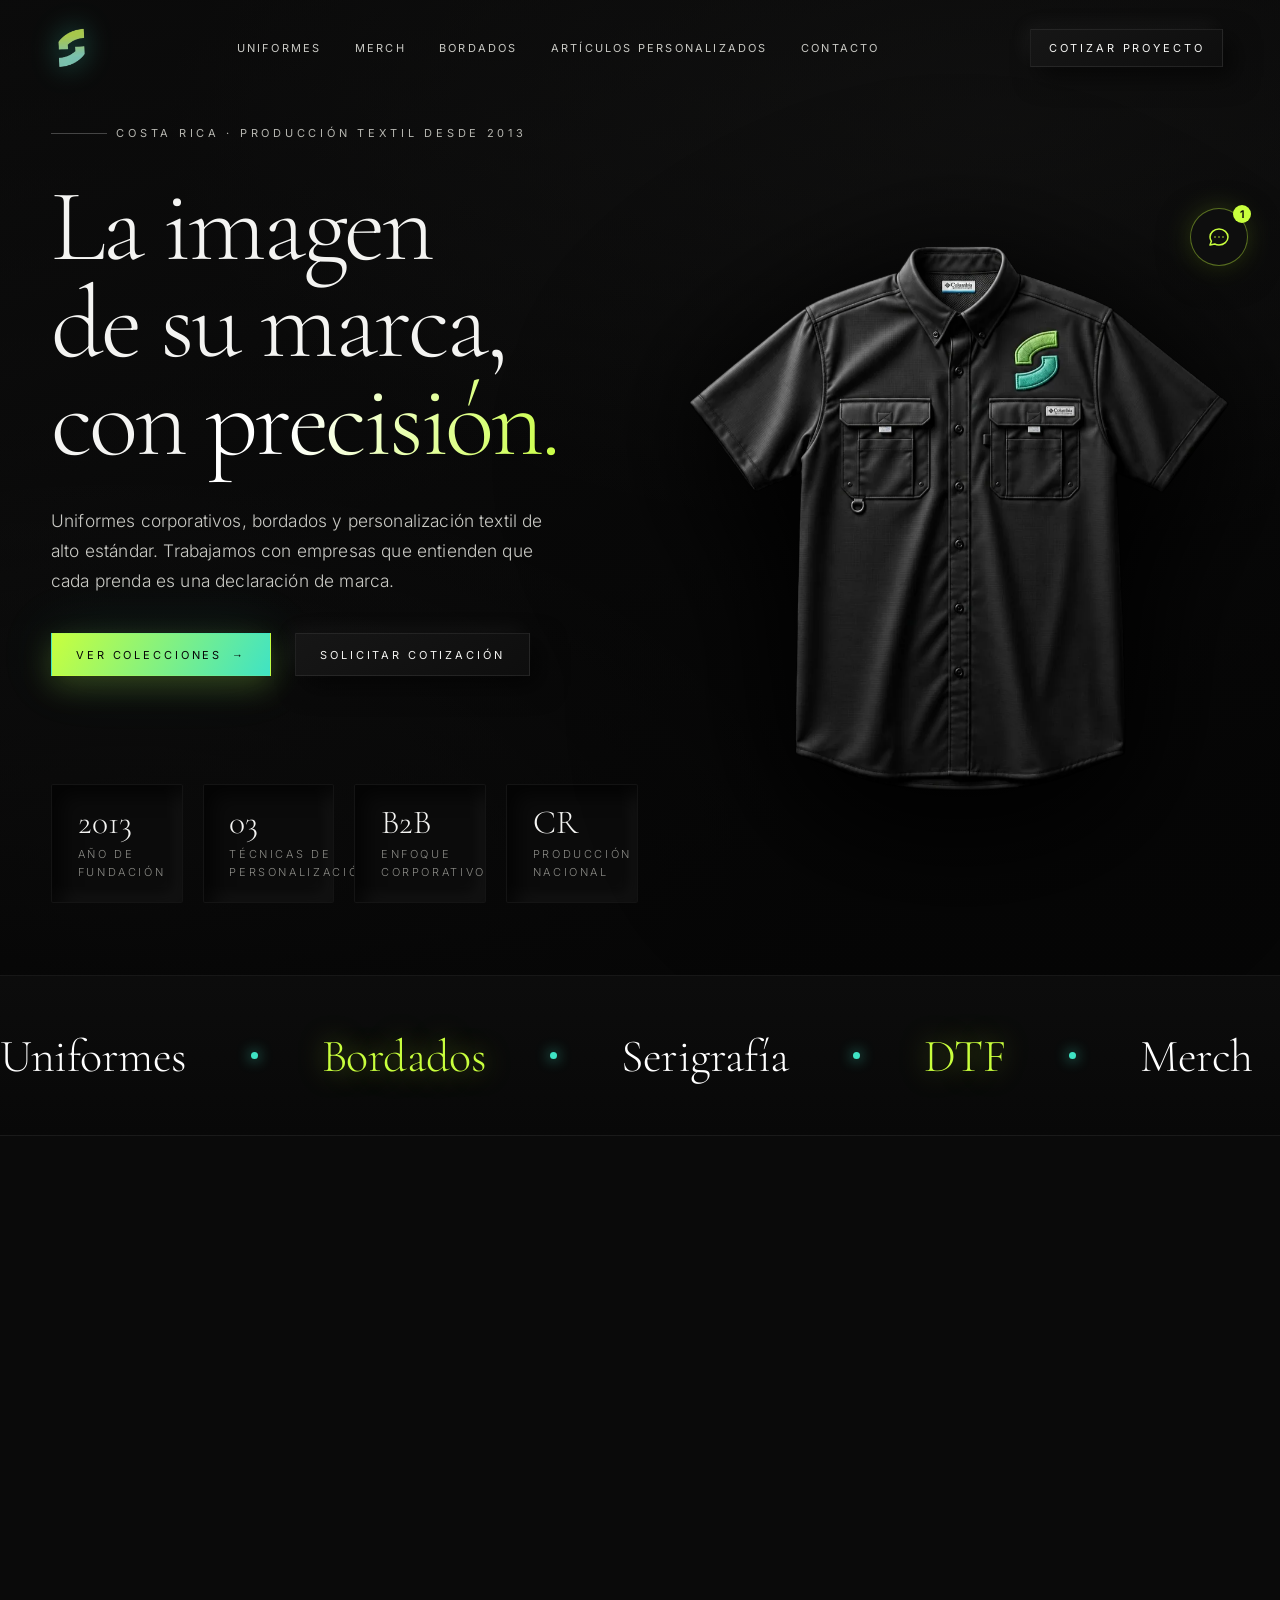
<file: index.html>
<!DOCTYPE html>
<html lang="es" class="no-js">
<head>
<meta charset="utf-8">
<meta name="viewport" content="width=device-width, initial-scale=1">
<title>Sinergia en Textiles — Uniformes, bordados y personalización textil en Costa Rica</title>
<meta name="description" content="Empresa costarricense especializada en uniformes empresariales, bordados, DTF y serigrafía desde 2013. Personalización textil de alto estándar para marcas B2B.">
<meta name="theme-color" content="#0a0a0a">
<link rel="canonical" href="https://sinergia-en-textiles.vercel.app/">
<link rel="icon" href="assets/favicon.png" type="image/png" sizes="48x48">

<meta property="og:type" content="website">
<meta property="og:locale" content="es_CR">
<meta property="og:site_name" content="Sinergia en Textiles">
<meta property="og:title" content="Sinergia en Textiles — Uniformes y bordados de alto estándar">
<meta property="og:description" content="Uniformes empresariales, bordados y personalización textil para marcas que cuidan su imagen. Costa Rica, desde 2013.">
<meta property="og:url" content="https://sinergia-en-textiles.vercel.app/">
<meta property="og:image" content="https://sinergia-en-textiles.vercel.app/assets/Log_fondo_negro.png">
<meta property="og:image:alt" content="Logo de Sinergia en Textiles sobre fondo negro">
<meta property="og:image:width" content="1200">
<meta property="og:image:height" content="630">
<meta name="twitter:card" content="summary_large_image">
<meta name="twitter:image" content="https://sinergia-en-textiles.vercel.app/assets/Log_fondo_negro.png">
<meta name="twitter:title" content="Sinergia en Textiles — Uniformes y bordados de alto estándar">
<meta name="twitter:description" content="Uniformes empresariales, bordados y personalización textil para marcas que cuidan su imagen. Costa Rica, desde 2013.">


<link rel="preload" href="assets/fonts/cormorant-garamond-300-2fed1d.woff2" as="font" type="font/woff2" crossorigin>
<link rel="preload" href="assets/fonts/inter-300-567244.woff2" as="font" type="font/woff2" crossorigin>
<link rel="stylesheet" href="css/fonts.css">
<link rel="stylesheet" href="css/styles.css">

<script type="application/ld+json">
{
  "@context": "https://schema.org",
  "@type": "Organization",
  "name": "Sinergia en Textiles",
  "url": "https://sinergia-en-textiles.vercel.app",
  "logo": "https://sinergia-en-textiles.vercel.app/assets/Log_transparente.png",
  "foundingDate": "2013",
  "description": "Producción y distribución de uniformes, bordados y personalización textil (DTF, serigrafía y bordado) para empresas en Costa Rica.",
  "address": {
    "@type": "PostalAddress",
    "addressLocality": "Guadalupe",
    "addressCountry": "CR"
  },
  "contactPoint": {
    "@type": "ContactPoint",
    "telephone": "+506-6053-6545",
    "email": "sinergiaentextiles@gmail.com",
    "contactType": "customer service",
    "areaServed": "CR",
    "availableLanguage": ["es"]
  },
  "sameAs": [
    "https://www.instagram.com/sinergia_en_textiles/",
    "https://www.facebook.com/profile.php?id=61590457753115",
    "https://www.tiktok.com/@sinergia_en_textiles"
  ]
}
</script>
<script type="application/ld+json">
{
  "@context": "https://schema.org",
  "@type": "WebSite",
  "name": "Sinergia en Textiles",
  "url": "https://sinergia-en-textiles.vercel.app/",
  "inLanguage": "es-CR",
  "publisher": {
    "@type": "Organization",
    "name": "Sinergia en Textiles"
  }
}
</script>
</head>

<body>
<div class="scroll-progress" aria-hidden="true"></div>
<a class="skip-link" href="#main">Saltar al contenido</a>

<!-- ============================ HEADER FLOTANTE ============================ -->
<header class="site-header" id="site-header">
  <div class="site-header__inner">
    <a class="brand" href="index.html">
      <img class="brand__mark" src="assets/Log_mark.webp" alt="Sinergia en Textiles" width="212" height="291" decoding="async">
    </a>

    <nav class="nav" aria-label="Navegación principal">
      <ul class="nav__list">
        <li><a class="nav__link" href="uniformes.html">Uniformes</a></li>
        <li><a class="nav__link" href="merch.html">Merch</a></li>
        <li><a class="nav__link" href="bordados.html">Bordados</a></li>
        <li><a class="nav__link" href="articulos-personalizados.html">Artículos Personalizados</a></li>
        <li><a class="nav__link" href="contacto.html">Contacto</a></li>
      </ul>
    </nav>

    <div class="header-actions">
      <a class="btn btn--sm header-cta" href="contacto.html" data-magnetic="0.18">Cotizar proyecto</a>
      <button class="nav-toggle" type="button" aria-expanded="false" aria-controls="nav-panel" aria-label="Abrir menú">
        <span class="nav-toggle__bar"></span>
        <span class="nav-toggle__bar"></span>
      </button>
    </div>
  </div>
</header>

<!-- Menú móvil -->
<div class="nav-panel" id="nav-panel" role="dialog" aria-modal="true" aria-label="Menú de navegación">
  <nav>
    <ul class="nav-panel__list">
      <li><a href="index.html"><span class="nav-panel__num">01</span> Inicio</a></li>
      <li><a href="uniformes.html"><span class="nav-panel__num">02</span> Uniformes</a></li>
      <li><a href="merch.html"><span class="nav-panel__num">03</span> Merch</a></li>
      <li><a href="bordados.html"><span class="nav-panel__num">04</span> Bordados</a></li>
      <li><a href="articulos-personalizados.html"><span class="nav-panel__num">05</span> Artículos</a></li>
      <li><a href="nosotros.html"><span class="nav-panel__num">06</span> Nosotros</a></li>
      <li><a href="contacto.html"><span class="nav-panel__num">07</span> Contacto</a></li>
    </ul>
  </nav>
  <div class="nav-panel__foot">
    <a href="tel:+50660536545">(+506) 6053-6545</a>
    <div class="social">
      <a class="social__link" href="https://www.instagram.com/sinergia_en_textiles/" target="_blank" rel="noopener" aria-label="Instagram de Sinergia en Textiles">
        <svg viewBox="0 0 24 24" aria-hidden="true"><path d="M12 2.2c3.2 0 3.6 0 4.9.1 1.2.1 1.8.2 2.2.4.6.2 1 .5 1.4.9.4.4.7.8.9 1.4.2.4.4 1 .4 2.2.1 1.3.1 1.7.1 4.9s0 3.6-.1 4.9c-.1 1.2-.2 1.8-.4 2.2-.2.6-.5 1-.9 1.4-.4.4-.8.7-1.4.9-.4.2-1 .4-2.2.4-1.3.1-1.7.1-4.9.1s-3.6 0-4.9-.1c-1.2-.1-1.8-.2-2.2-.4-.6-.2-1-.5-1.4-.9-.4-.4-.7-.8-.9-1.4-.2-.4-.4-1-.4-2.2C2.2 15.6 2.2 15.2 2.2 12s0-3.6.1-4.9c.1-1.2.2-1.8.4-2.2.2-.6.5-1 .9-1.4.4-.4.8-.7 1.4-.9.4-.2 1-.4 2.2-.4C8.4 2.2 8.8 2.2 12 2.2zm0 1.8c-3.1 0-3.5 0-4.7.1-1.1.1-1.7.2-2.1.4-.5.2-.9.4-1.2.8-.4.3-.6.7-.8 1.2-.2.4-.3 1-.4 2.1C2.7 9.8 2.7 10.2 2.7 12s0 2.2.1 3.4c.1 1.1.2 1.7.4 2.1.2.5.4.9.8 1.2.3.4.7.6 1.2.8.4.2 1 .3 2.1.4 1.2.1 1.6.1 4.7.1s3.5 0 4.7-.1c1.1-.1 1.7-.2 2.1-.4.5-.2.9-.4 1.2-.8.4-.3.6-.7.8-1.2.2-.4.3-1 .4-2.1.1-1.2.1-1.6.1-3.4s0-2.2-.1-3.4c-.1-1.1-.2-1.7-.4-2.1-.2-.5-.4-.9-.8-1.2-.3-.4-.7-.6-1.2-.8-.4-.2-1-.3-2.1-.4C15.5 4 15.1 4 12 4zm0 3.1a4.9 4.9 0 1 1 0 9.8 4.9 4.9 0 0 1 0-9.8zm0 8.1a3.2 3.2 0 1 0 0-6.4 3.2 3.2 0 0 0 0 6.4zm6.3-8.3a1.15 1.15 0 1 1-2.3 0 1.15 1.15 0 0 1 2.3 0z"/></svg>
      </a>
      <a class="social__link" href="https://www.facebook.com/profile.php?id=61590457753115&amp;locale=es_LA" target="_blank" rel="noopener" aria-label="Facebook de Sinergia en Textiles">
        <svg viewBox="0 0 24 24" aria-hidden="true"><path d="M13.5 21v-8h2.7l.4-3.1h-3.1V7.9c0-.9.25-1.5 1.55-1.5h1.65V3.6c-.29-.04-1.27-.12-2.41-.12-2.39 0-4.03 1.46-4.03 4.14v2.28H7.5V13h2.75v8h3.25z"/></svg>
      </a>
      <a class="social__link" href="https://www.tiktok.com/@sinergia_en_textiles" target="_blank" rel="noopener" aria-label="TikTok de Sinergia en Textiles">
        <svg viewBox="0 0 24 24" aria-hidden="true"><path d="M16.6 5.82A4.28 4.28 0 0 1 15.54 3h-3.09v12.4a2.59 2.59 0 0 1-2.59 2.5 2.59 2.59 0 1 1 .77-5.06v-3.1a5.66 5.66 0 0 0-.77-.05A5.66 5.66 0 1 0 15.54 15V9.42a7.35 7.35 0 0 0 4.3 1.38V7.7a4.28 4.28 0 0 1-3.24-1.88z"/></svg>
      </a>
    </div>
  </div>
</div>

<main id="main">

  <!-- ================================ HERO ================================ -->
  <section class="hero" aria-labelledby="hero-title">
    <div class="hero__fallback" aria-hidden="true"></div>

    <!-- Micro partículas en los colores del logotipo (lima / turquesa) -->
    <div class="hero__particles" data-particles="26" aria-hidden="true"></div>

    <div class="hero__inner">
      <div class="hero__copy">
        <p class="eyebrow reveal">Costa Rica · Producción textil desde 2013</p>

        <h1 class="hero__title" id="hero-title">
          <span class="w" style="animation-delay:.12s">La</span>
          <span class="w" style="animation-delay:.20s">imagen</span>
          <span class="w" style="animation-delay:.28s">de</span>
          <span class="w" style="animation-delay:.36s">su</span>
          <span class="w" style="animation-delay:.44s">marca,</span>
          <span class="w" style="animation-delay:.56s">con</span>
          <span class="w" style="animation-delay:.66s"><span class="gradient-text">precisión.</span></span>
        </h1>

        <p class="hero__lead reveal" data-delay="2">
          Uniformes corporativos, bordados y personalización textil de alto estándar.
          Trabajamos con empresas que entienden que cada prenda es una declaración de marca.
        </p>

        <div class="hero__actions reveal" data-delay="3">
          <a class="btn btn--solid" href="uniformes.html" data-magnetic="0.22">
            Ver colecciones <span class="btn__arrow" aria-hidden="true">→</span>
          </a>
          <a class="btn" href="contacto.html" data-magnetic="0.22">Solicitar cotización</a>
        </div>

        <div class="hero__meta reveal" data-delay="4">
          <div class="hero__meta-item neu-in">
            <span class="hero__meta-value">2013</span>
            <span class="hero__meta-label">Año de fundación</span>
          </div>
          <div class="hero__meta-item neu-in">
            <span class="hero__meta-value">03</span>
            <span class="hero__meta-label">Técnicas de personalización</span>
          </div>
          <div class="hero__meta-item neu-in">
            <span class="hero__meta-value">B2B</span>
            <span class="hero__meta-label">Enfoque corporativo</span>
          </div>
          <div class="hero__meta-item neu-in">
            <span class="hero__meta-value">CR</span>
            <span class="hero__meta-label">Producción nacional</span>
          </div>
        </div>

      </div>

      <!-- Pieza protagonista: al lado del texto, con el mismo peso visual -->
      <figure class="hero__product levitate" data-speed="0.07">
        <img src="assets/img/camisa-columbia-negra.webp"
             alt="Camisa Columbia negra con el logotipo del cliente bordado en el pecho"
             width="900" height="909" fetchpriority="high" decoding="async">
      </figure>
    </div>
  </section>

  <!-- ============================== MARQUEE =============================== -->
  <section class="marquee" aria-label="Servicios">
    <div class="marquee__track">
      <div class="marquee__group">
        <span class="marquee__item">Uniformes</span><span class="marquee__dot"></span>
        <span class="marquee__item marquee__item--on">Bordados</span><span class="marquee__dot"></span>
        <span class="marquee__item">Serigrafía</span><span class="marquee__dot"></span>
        <span class="marquee__item marquee__item--on">DTF</span><span class="marquee__dot"></span>
        <span class="marquee__item">Merch</span><span class="marquee__dot"></span>
        <span class="marquee__item marquee__item--on">Artículos personalizados</span><span class="marquee__dot"></span>
      </div>
      <div class="marquee__group" aria-hidden="true">
        <span class="marquee__item">Uniformes</span><span class="marquee__dot"></span>
        <span class="marquee__item marquee__item--on">Bordados</span><span class="marquee__dot"></span>
        <span class="marquee__item">Serigrafía</span><span class="marquee__dot"></span>
        <span class="marquee__item marquee__item--on">DTF</span><span class="marquee__dot"></span>
        <span class="marquee__item">Merch</span><span class="marquee__dot"></span>
        <span class="marquee__item marquee__item--on">Artículos personalizados</span><span class="marquee__dot"></span>
      </div>
    </div>
  </section>

  <!-- ============================ CATEGORÍAS ============================== -->
  <section class="section section--tight" aria-labelledby="cat-title">
    <div class="container">
      <header class="section__head section__head--split reveal">
        <div>
          <p class="section__index">01 — Líneas de trabajo</p>
          <h2 class="section__title" id="cat-title">Cuatro líneas, <em class="italic-accent">un</em> taller.</h2>
        </div>
        <p class="section__intro">
          Todo se produce bajo el mismo techo: diseño, personalización y control de calidad
          sin intermediarios.
        </p>
      </header>

      <div class="categories">
        <a class="cat cat--studio reveal" href="uniformes.html" data-tilt="9">
          <div class="cat__media">
            <img src="assets/img/prod-vestir.webp" srcset="assets/img/prod-vestir-450.webp 450w, assets/img/prod-vestir.webp 900w" sizes="(min-width: 900px) 24vw, 46vw" alt="Camisa de vestir con bordado corporativo" width="900" height="1125" loading="lazy" decoding="async">
          </div>
          <div class="cat__row">
            <h3 class="cat__name">Uniformes</h3>
            <span class="cat__num">01</span>
          </div>
          <span class="cat__arrow" aria-hidden="true">→</span>
        </a>

        <a class="cat reveal" data-delay="1" href="bordados.html" data-tilt="9">
          <div class="cat__media">
            <img src="assets/img/prod-bordado.webp" srcset="assets/img/prod-bordado-450.webp 450w, assets/img/prod-bordado.webp 900w" sizes="(min-width: 900px) 24vw, 46vw" alt="Bordado de alta precisión sobre prenda" width="900" height="1125" loading="lazy" decoding="async">
          </div>
          <div class="cat__row">
            <h3 class="cat__name">Bordados</h3>
            <span class="cat__num">02</span>
          </div>
          <span class="cat__arrow" aria-hidden="true">→</span>
        </a>

        <a class="cat reveal" data-delay="2" href="merch.html" data-tilt="9">
          <div class="cat__media">
            <img src="assets/img/prod-gorras.webp" srcset="assets/img/prod-gorras-450.webp 450w, assets/img/prod-gorras.webp 900w" sizes="(min-width: 900px) 24vw, 46vw" alt="Gorras y prendas de merch personalizadas" width="900" height="1125" loading="lazy" decoding="async">
          </div>
          <div class="cat__row">
            <h3 class="cat__name">Merch</h3>
            <span class="cat__num">03</span>
          </div>
          <span class="cat__arrow" aria-hidden="true">→</span>
        </a>

        <a class="cat cat--studio reveal" data-delay="3" href="articulos-personalizados.html" data-tilt="9">
          <div class="cat__media">
            <img src="assets/img/art-taza.webp" srcset="assets/img/art-taza-450.webp 450w, assets/img/art-taza.webp 900w" sizes="(min-width: 900px) 24vw, 46vw" alt="Artículos promocionales personalizados con sublimación" width="900" height="1125" loading="lazy" decoding="async">
          </div>
          <div class="cat__row">
            <h3 class="cat__name">Artículos</h3>
            <span class="cat__num">04</span>
          </div>
          <span class="cat__arrow" aria-hidden="true">→</span>
        </a>
      </div>
    </div>
  </section>

  <!-- ========================= PRODUCTOS TOP ============================= -->
  <section class="section section--line" aria-labelledby="productos-title">
    <div class="container">
      <header class="section__head section__head--split reveal">
        <div>
          <p class="section__index">02 — Selección</p>
          <h2 class="section__title" id="productos-title">Productos <em class="italic-accent">top</em></h2>
        </div>
        <p class="section__intro">
          Dieciséis piezas destacadas de nuestro catálogo: uniformes, merch, artículos
          y servicios especiales. Cada una admite personalización completa con la
          identidad de su marca.
        </p>
      </header>

      <div class="products products--feature">

        <article class="card card--hero reveal" data-tilt="6">
          <div class="card__media">
            <span class="tag card__tag">Más solicitado</span>
            <img src="assets/img/prod-columbia.webp" srcset="assets/img/prod-columbia-450.webp 450w, assets/img/prod-columbia.webp 900w" sizes="(min-width: 1000px) 30vw, (min-width: 640px) 46vw, 92vw" alt="Camisa Columbia corporativa personalizada" width="900" height="1125" fetchpriority="high" decoding="async">
          </div>
          <div class="card__body">
            <h3 class="card__title">Uniformes corporativos</h3>
            <p class="card__text">
              Camisas, pantalones y conjuntos de vestir diseñados para representar
              su marca con consistencia en cada sucursal.
            </p>
            <div class="card__foot">
              <span>Ver colección</span>
              <span class="card__arrow" aria-hidden="true">→</span>
            </div>
          </div>
          <a class="card__link" href="uniformes.html"><span class="sr-only">Ver Uniformes corporativos</span></a>
        </article>

        <article class="card card--wide reveal" data-delay="1" data-tilt="6">
          <div class="card__media">
            <span class="tag card__tag">Alta precisión</span>
            <img src="assets/img/prod-camisa-bordada.webp" srcset="assets/img/prod-camisa-bordada-450.webp 450w, assets/img/prod-camisa-bordada.webp 900w" sizes="(min-width: 1000px) 30vw, (min-width: 640px) 46vw, 92vw" alt="Camisa con logotipo bordado" width="900" height="1125" loading="lazy" decoding="async">
          </div>
          <div class="card__body">
            <h3 class="card__title">Bordado de precisión</h3>
            <p class="card__text">Logotipos bordados con hilo de alta tenacidad: permanencia limpia lavado tras lavado.</p>
            <div class="card__foot">
              <span>Ver técnica</span>
              <span class="card__arrow" aria-hidden="true">→</span>
            </div>
          </div>
          <a class="card__link" href="bordados.html"><span class="sr-only">Ver Bordado de precisión</span></a>
        </article>

        <article class="card card--wide card--studio reveal" data-delay="2" data-tilt="6">
          <div class="card__media">
            <span class="tag card__tag">Ropa de trabajo</span>
            <img src="assets/img/prod-jacket.webp" srcset="assets/img/prod-jacket-450.webp 450w, assets/img/prod-jacket.webp 900w" sizes="(min-width: 1000px) 30vw, (min-width: 640px) 46vw, 92vw" alt="Jacket corporativo de servicio" width="900" height="1125" loading="lazy" decoding="async">
          </div>
          <div class="card__body">
            <h3 class="card__title">Jackets y prendas de servicio</h3>
            <p class="card__text">Prendas de alto tráfico con acabado premium y bordado de logotipo.</p>
            <div class="card__foot">
              <span>Ver colección</span>
              <span class="card__arrow" aria-hidden="true">→</span>
            </div>
          </div>
          <a class="card__link" href="uniformes.html"><span class="sr-only">Ver jackets y prendas de servicio</span></a>
        </article>

        <article class="card reveal" data-tilt="7">
          <div class="card__media">
            <span class="tag card__tag">Accesorio</span>
            <img src="assets/img/prod-gorra-bordada.webp" srcset="assets/img/prod-gorra-bordada-450.webp 450w, assets/img/prod-gorra-bordada.webp 900w" sizes="(min-width: 1000px) 30vw, (min-width: 640px) 46vw, 92vw" alt="Gorra bordada con logotipo" width="900" height="1125" loading="lazy" decoding="async">
          </div>
          <div class="card__body">
            <h3 class="card__title">Gorras personalizadas</h3>
            <p class="card__text">Frontal, lateral o trasera: su marca bordada con volumen controlado.</p>
            <div class="card__foot">
              <span>Ver colección</span>
              <span class="card__arrow" aria-hidden="true">→</span>
            </div>
          </div>
          <a class="card__link" href="merch.html"><span class="sr-only">Ver gorras personalizadas</span></a>
        </article>

        <article class="card card--drop card--studio reveal" data-delay="1" data-tilt="7">
          <div class="card__media">
            <span class="tag card__tag">Promocional</span>
            <img src="assets/img/art-tote.webp" srcset="assets/img/art-tote-450.webp 450w, assets/img/art-tote.webp 900w" sizes="(min-width: 1000px) 30vw, (min-width: 640px) 46vw, 92vw" alt="Tote bag personalizado con marca" width="900" height="1125" loading="lazy" decoding="async">
          </div>
          <div class="card__body">
            <h3 class="card__title">Bolsos y loncheras</h3>
            <p class="card__text">Artículos promocionales que llevan su marca fuera de la oficina.</p>
            <div class="card__foot">
              <span>Ver colección</span>
              <span class="card__arrow" aria-hidden="true">→</span>
            </div>
          </div>
          <a class="card__link" href="articulos-personalizados.html"><span class="sr-only">Ver bolsos y loncheras</span></a>
        </article>

        <article class="card card--studio reveal" data-delay="2" data-tilt="7">
          <div class="card__media">
            <span class="tag card__tag">Operación</span>
            <img src="assets/img/prod-cocina.webp" srcset="assets/img/prod-cocina-450.webp 450w, assets/img/prod-cocina.webp 900w" sizes="(min-width: 1000px) 30vw, (min-width: 640px) 46vw, 92vw" alt="Uniforme de cocina personalizado" width="900" height="1125" loading="lazy" decoding="async">
          </div>
          <div class="card__body">
            <h3 class="card__title">Uniformes de cocina</h3>
            <p class="card__text">Gabachas y prendas de servicio pensadas para jornadas completas.</p>
            <div class="card__foot">
              <span>Ver colección</span>
              <span class="card__arrow" aria-hidden="true">→</span>
            </div>
          </div>
          <a class="card__link" href="uniformes.html"><span class="sr-only">Ver uniformes de cocina</span></a>
        </article>

        <article class="card card--studio reveal" data-tilt="7">
          <div class="card__media">
            <span class="tag card__tag">Vestir</span>
            <img src="assets/img/prod-vestir.webp" srcset="assets/img/prod-vestir-450.webp 450w, assets/img/prod-vestir.webp 900w" sizes="(min-width: 1000px) 30vw, (min-width: 640px) 46vw, 92vw" alt="Camisa de vestir verde con la gama de colores disponibles" width="900" height="1125" loading="lazy" decoding="async">
          </div>
          <div class="card__body">
            <h3 class="card__title">Camisas de vestir</h3>
            <p class="card__text">Manga corta y larga en tejidos estables, con cuello y puño a elección.</p>
            <div class="card__foot">
              <span>Ver colección</span>
              <span class="card__arrow" aria-hidden="true">→</span>
            </div>
          </div>
          <a class="card__link" href="uniformes.html"><span class="sr-only">Ver camisas de vestir</span></a>
        </article>

        <article class="card reveal" data-delay="1" data-tilt="7">
          <div class="card__media">
            <span class="tag card__tag">Corporativo</span>
            <img src="assets/img/prod-polo.webp" srcset="assets/img/prod-polo-450.webp 450w, assets/img/prod-polo.webp 900w" sizes="(min-width: 1000px) 30vw, (min-width: 640px) 46vw, 92vw" alt="Polo corporativo azul bordado con gorra a juego" width="900" height="1125" loading="lazy" decoding="async">
          </div>
          <div class="card__body">
            <h3 class="card__title">Polos y camisetas</h3>
            <p class="card__text">Punto liso de alta resistencia al lavado, ideal para plantillas grandes.</p>
            <div class="card__foot">
              <span>Ver colección</span>
              <span class="card__arrow" aria-hidden="true">→</span>
            </div>
          </div>
          <a class="card__link" href="uniformes.html"><span class="sr-only">Ver polos y camisetas</span></a>
        </article>

        <article class="card card--studio reveal" data-delay="2" data-tilt="7">
          <div class="card__media">
            <span class="tag card__tag">Exterior</span>
            <img src="assets/img/prod-jacket-nylon.webp" srcset="assets/img/prod-jacket-nylon-450.webp 450w, assets/img/prod-jacket-nylon.webp 900w" sizes="(min-width: 1000px) 30vw, (min-width: 640px) 46vw, 92vw" alt="Chaqueta de nylon personalizada con logotipo" width="900" height="1125" loading="lazy" decoding="async">
          </div>
          <div class="card__body">
            <h3 class="card__title">Chaquetas y cortavientos</h3>
            <p class="card__text">Nylon y tejidos repelentes para equipos en campo y traslados.</p>
            <div class="card__foot">
              <span>Ver colección</span>
              <span class="card__arrow" aria-hidden="true">→</span>
            </div>
          </div>
          <a class="card__link" href="uniformes.html"><span class="sr-only">Ver chaquetas y cortavientos</span></a>
        </article>

        <article class="card reveal" data-tilt="7">
          <div class="card__media">
            <span class="tag card__tag">Seguridad</span>
            <img src="assets/img/prod-reflectiva.webp" srcset="assets/img/prod-reflectiva-450.webp 450w, assets/img/prod-reflectiva.webp 900w" sizes="(min-width: 1000px) 30vw, (min-width: 640px) 46vw, 92vw" alt="Camisa de trabajo con cinta reflectiva" width="900" height="1125" loading="lazy" decoding="async">
          </div>
          <div class="card__body">
            <h3 class="card__title">Camisas con cinta reflectiva</h3>
            <p class="card__text">Visibilidad en planta, almacén y operación de campo, con marca bordada.</p>
            <div class="card__foot">
              <span>Ver colección</span>
              <span class="card__arrow" aria-hidden="true">→</span>
            </div>
          </div>
          <a class="card__link" href="uniformes.html"><span class="sr-only">Ver camisas con cinta reflectiva</span></a>
        </article>

        <article class="card card--studio reveal" data-delay="1" data-tilt="7">
          <div class="card__media">
            <span class="tag card__tag">Escolar</span>
            <img src="assets/img/prod-escolares.webp" srcset="assets/img/prod-escolares-450.webp 450w, assets/img/prod-escolares.webp 900w" sizes="(min-width: 1000px) 30vw, (min-width: 640px) 46vw, 92vw" alt="Uniforme escolar personalizado" width="900" height="1125" loading="lazy" decoding="async">
          </div>
          <div class="card__body">
            <h3 class="card__title">Uniformes escolares</h3>
            <p class="card__text">Producción por grado y talla, con entregas escalonadas al inicio de clases.</p>
            <div class="card__foot">
              <span>Ver colección</span>
              <span class="card__arrow" aria-hidden="true">→</span>
            </div>
          </div>
          <a class="card__link" href="uniformes.html"><span class="sr-only">Ver uniformes escolares</span></a>
        </article>

        <article class="card reveal" data-delay="2" data-tilt="7">
          <div class="card__media">
            <span class="tag card__tag">Combinadas</span>
            <img src="assets/img/prod-combinada.webp" srcset="assets/img/prod-combinada-450.webp 450w, assets/img/prod-combinada.webp 900w" sizes="(min-width: 1000px) 30vw, (min-width: 640px) 46vw, 92vw" alt="Camisas combinadas de dos tonos para uniformes" width="900" height="1125" loading="lazy" decoding="async">
          </div>
          <div class="card__body">
            <h3 class="card__title">Camisas combinadas</h3>
            <p class="card__text">Dos tonos en una misma prenda para distinguir áreas o turnos.</p>
            <div class="card__foot">
              <span>Ver colección</span>
              <span class="card__arrow" aria-hidden="true">→</span>
            </div>
          </div>
          <a class="card__link" href="uniformes.html"><span class="sr-only">Ver camisas combinadas</span></a>
        </article>

        <article class="card card--studio reveal" data-tilt="7">
          <div class="card__media">
            <span class="tag card__tag">Washed</span>
            <img src="assets/img/prod-washed.webp" srcset="assets/img/prod-washed-450.webp 450w, assets/img/prod-washed.webp 900w" sizes="(min-width: 1000px) 30vw, (min-width: 640px) 46vw, 92vw" alt="Camisas washed vintage de la línea Giger Club" width="900" height="1125" loading="lazy" decoding="async">
          </div>
          <div class="card__body">
            <h3 class="card__title">Camisas washed vintage</h3>
            <p class="card__text">Lavado encogido y tonos apagados de la línea Giger Club.</p>
            <div class="card__foot">
              <span>Ver colección</span>
              <span class="card__arrow" aria-hidden="true">→</span>
            </div>
          </div>
          <a class="card__link" href="merch.html#giger-club"><span class="sr-only">Ver camisas washed vintage</span></a>
        </article>

        <article class="card card--studio reveal" data-delay="1" data-tilt="7">
          <div class="card__media">
            <span class="tag card__tag">Gorras</span>
            <img src="assets/img/prod-gorras-washed.webp" srcset="assets/img/prod-gorras-washed-450.webp 450w, assets/img/prod-gorras-washed.webp 900w" sizes="(min-width: 1000px) 30vw, (min-width: 640px) 46vw, 92vw" alt="Gorras washed vintage en varios colores" width="900" height="1125" loading="lazy" decoding="async">
          </div>
          <div class="card__body">
            <h3 class="card__title">Gorras washed vintage</h3>
            <p class="card__text">Seis paneles con lavado aplicado, bordadas o en DTF según el diseño.</p>
            <div class="card__foot">
              <span>Ver colección</span>
              <span class="card__arrow" aria-hidden="true">→</span>
            </div>
          </div>
          <a class="card__link" href="merch.html#giger-club"><span class="sr-only">Ver gorras washed vintage</span></a>
        </article>

        <article class="card card--studio reveal" data-delay="2" data-tilt="7">
          <div class="card__media">
            <span class="tag card__tag">Accesorio</span>
            <img src="assets/img/prod-bucket.webp" srcset="assets/img/prod-bucket-450.webp 450w, assets/img/prod-bucket.webp 900w" sizes="(min-width: 1000px) 30vw, (min-width: 640px) 46vw, 92vw" alt="Bucket hats personalizables en tela lavada" width="900" height="1125" loading="lazy" decoding="async">
          </div>
          <div class="card__body">
            <h3 class="card__title">Bucket hats</h3>
            <p class="card__text">Sombrero de cubierta con bordado frontal, ideal para campañas y eventos.</p>
            <div class="card__foot">
              <span>Ver colección</span>
              <span class="card__arrow" aria-hidden="true">→</span>
            </div>
          </div>
          <a class="card__link" href="merch.html#giger-club"><span class="sr-only">Ver bucket hats</span></a>
        </article>

        <!-- Pieza destacada a todo el ancho: servicio especial -->
        <article class="card card--full reveal" data-tilt="3">
          <div class="card__media">
            <span class="tag card__tag">Servicio especial</span>
            <img src="assets/img/sastreria-pano.webp" srcset="assets/img/sastreria-pano-800.webp 800w, assets/img/sastreria-pano.webp 1600w" sizes="(min-width: 1000px) 30vw, (min-width: 640px) 46vw, 92vw" alt="Traje de sastrería con cinta de medidas" width="1600" height="900" loading="lazy" decoding="async">
          </div>
          <div class="card__body">
            <h3 class="card__title">Servicios de sastrería</h3>
            <p class="card__text">
              Confección a medida, ajustes y arreglos de prendas de vestir: camisas,
              pantalones y chaquetas, con toma de medidas y prueba previa a la entrega.
            </p>
            <div class="card__foot">
              <span>Ver servicio</span>
              <span class="card__arrow" aria-hidden="true">→</span>
            </div>
          </div>
          <a class="card__link" href="uniformes.html#sastreria"><span class="sr-only">Ver servicios de sastrería</span></a>
        </article>

      </div>
    </div>
  </section>

  <!-- ===================== PROPUESTA DE VALOR (B2B) ====================== -->
  <section class="section value" aria-labelledby="valor-title">
    <div class="container">
      <div class="value__grid">
        <div class="value__sticky reveal">
          <p class="section__index">03 — Propuesta institucional</p>
          <h2 class="value__statement" id="valor-title">
            Un socio de producción, no un <em>proveedor</em> más.
          </h2>
          <p class="lead" style="margin-top:1.75rem;">
            Diseñamos y producimos bajo un mismo techo. Eso significa control de calidad,
            plazos predecibles y una sola interlocución para todo su programa de imagen corporativa.
          </p>
        </div>

        <div class="value__list">
          <article class="value__item reveal">
            <span class="value__num">01</span>
            <h3>Enfoque B2B corporativo</h3>
            <p>
              Atención a áreas de compras, recursos humanos y marketing. Presupuestos por volumen,
              entregas por etapas y facturación formal para cada centro de costo.
            </p>
          </article>

          <article class="value__item reveal">
            <span class="value__num">02</span>
            <h3>Personalización de élite</h3>
            <p>
              Tres técnicas bajo un mismo taller: bordado, serigrafía y DTF. Elegimos la técnica
              según el soporte, el uso de la prenda y la vida útil esperada de la marca.
            </p>
          </article>

          <article class="value__item reveal">
            <span class="value__num">03</span>
            <h3>Materiales de alta calidad</h3>
            <p>
              Seleccionamos tejidos por resistencia al lavado industrial, colorimetría estable
              y confort en jornadas completas. La durabilidad es parte de la imagen.
            </p>
          </article>

          <article class="value__item reveal">
            <span class="value__num">04</span>
            <h3>Equipo de diseño dedicado</h3>
            <p>
              Adaptamos su manual de marca a la prenda: escala de bordado, prueba de color,
              muestrario y aprobación antes de entrar a producción.
            </p>
          </article>
        </div>
      </div>

      <div class="stats reveal" style="margin-top:clamp(2.5rem,6vw,4rem);">
        <div class="stat">
          <span class="stat__value">2013</span>
          <span class="stat__label">Operando desde</span>
        </div>
        <div class="stat">
          <span class="stat__value">03</span>
          <span class="stat__label">Técnicas de personalización</span>
        </div>
        <div class="stat">
          <span class="stat__value">04</span>
          <span class="stat__label">Sectores atendidos</span>
        </div>
        <div class="stat">
          <span class="stat__value">01</span>
          <span class="stat__label">Interlocutor por proyecto</span>
        </div>
      </div>
    </div>
  </section>

  <!-- =========================== NUESTRO LOCAL =========================== -->
  <section class="section section--tight" aria-labelledby="local-title">
    <div class="container">
      <header class="section__head section__head--split reveal">
        <div>
          <p class="section__index">04 — Tienda física</p>
          <h2 class="section__title" id="local-title">Vea la calidad <em class="italic-accent">de</em> cerca.</h2>
        </div>
        <p class="section__intro">
          Catálogo completo en exposición en Guadalupe: uniformes empresariales, línea industrial,
          washed vintage y servicios de bordado.
        </p>
      </header>

      <div class="gallery">
        <figure class="gallery__item gallery__item--wide reveal reveal--wipe">
          <img src="assets/img/store-pano.webp" srcset="assets/img/store-pano-800.webp 800w, assets/img/store-pano.webp 1600w" sizes="(min-width: 900px) 24vw, 46vw" alt="Interior de la tienda Sinergia en Textiles con percheros de uniformes" width="1600" height="900" loading="lazy" decoding="async" data-speed="0.05">
          <figcaption class="gallery__cap">Showroom — Guadalupe</figcaption>
        </figure>

        <figure class="gallery__item reveal" data-delay="1">
          <img src="assets/img/store-interior.webp" srcset="assets/img/store-interior-450.webp 450w, assets/img/store-interior.webp 900w" sizes="(min-width: 900px) 24vw, 46vw" alt="Racks de prendas dentro de la tienda" width="900" height="1125" loading="lazy" decoding="async" data-speed="0.07">
          <figcaption class="gallery__cap">Línea corporativa</figcaption>
        </figure>

        <figure class="gallery__item reveal" data-delay="2">
          <img src="assets/img/store-rack.webp" srcset="assets/img/store-rack-450.webp 450w, assets/img/store-rack.webp 900w" sizes="(min-width: 900px) 24vw, 46vw" alt="Perchero con prendas personalizadas" width="900" height="1125" loading="lazy" decoding="async" data-speed="0.07">
          <figcaption class="gallery__cap">Muestrario</figcaption>
        </figure>
      </div>
    </div>
  </section>

  <!-- ============================== CTA ================================== -->
  <section class="cta-band" aria-labelledby="cta-title">
    <div class="cta-band__inner reveal">
      <p class="eyebrow eyebrow--plain">Siguiente paso</p>
      <h2 id="cta-title">Hablemos de su próximo programa de imagen corporativa.</h2>
      <p>
        Envíenos su necesidad — cantidad, técnica y fecha objetivo — y le devolvemos
        una propuesta clara con muestrario disponible.
      </p>
      <div class="hero__actions">
        <a class="btn btn--solid" href="contacto.html" data-magnetic="0.22">Solicitar cotización <span class="btn__arrow" aria-hidden="true">→</span></a>
        <a class="btn" href="nosotros.html" data-magnetic="0.22">Conocer la empresa</a>
      </div>
    </div>
  </section>

</main>

<!-- ================================ FOOTER ================================ -->
<footer class="site-footer">
  <div class="container">
    <div class="footer__top">
      <div class="footer__brand">
        <img class="footer__logo" src="assets/Log_fondo_negro.png" alt="Sinergia en Textiles" width="554" height="541" loading="lazy" decoding="async">
        <p class="footer__tagline">
          Uniformes, bordados y personalización textil para empresas que cuidan cada detalle de su imagen.
        </p>
        <div class="social" aria-label="Redes sociales">
          <a class="social__link" href="https://www.instagram.com/sinergia_en_textiles/" target="_blank" rel="noopener" aria-label="Instagram">
            <svg viewBox="0 0 24 24" aria-hidden="true"><path d="M12 2.2c3.2 0 3.6 0 4.9.1 1.2.1 1.8.2 2.2.4.6.2 1 .5 1.4.9.4.4.7.8.9 1.4.2.4.4 1 .4 2.2.1 1.3.1 1.7.1 4.9s0 3.6-.1 4.9c-.1 1.2-.2 1.8-.4 2.2-.2.6-.5 1-.9 1.4-.4.4-.8.7-1.4.9-.4.2-1 .4-2.2.4-1.3.1-1.7.1-4.9.1s-3.6 0-4.9-.1c-1.2-.1-1.8-.2-2.2-.4-.6-.2-1-.5-1.4-.9-.4-.4-.7-.8-.9-1.4-.2-.4-.4-1-.4-2.2C2.2 15.6 2.2 15.2 2.2 12s0-3.6.1-4.9c.1-1.2.2-1.8.4-2.2.2-.6.5-1 .9-1.4.4-.4.8-.7 1.4-.9.4-.2 1-.4 2.2-.4C8.4 2.2 8.8 2.2 12 2.2zm0 1.8c-3.1 0-3.5 0-4.7.1-1.1.1-1.7.2-2.1.4-.5.2-.9.4-1.2.8-.4.3-.6.7-.8 1.2-.2.4-.3 1-.4 2.1C2.7 9.8 2.7 10.2 2.7 12s0 2.2.1 3.4c.1 1.1.2 1.7.4 2.1.2.5.4.9.8 1.2.3.4.7.6 1.2.8.4.2 1 .3 2.1.4 1.2.1 1.6.1 4.7.1s3.5 0 4.7-.1c1.1-.1 1.7-.2 2.1-.4.5-.2.9-.4 1.2-.8.4-.3.6-.7.8-1.2.2-.4.3-1 .4-2.1.1-1.2.1-1.6.1-3.4s0-2.2-.1-3.4c-.1-1.1-.2-1.7-.4-2.1-.2-.5-.4-.9-.8-1.2-.3-.4-.7-.6-1.2-.8-.4-.2-1-.3-2.1-.4C15.5 4 15.1 4 12 4zm0 3.1a4.9 4.9 0 1 1 0 9.8 4.9 4.9 0 0 1 0-9.8zm0 8.1a3.2 3.2 0 1 0 0-6.4 3.2 3.2 0 0 0 0 6.4zm6.3-8.3a1.15 1.15 0 1 1-2.3 0 1.15 1.15 0 0 1 2.3 0z"/></svg>
          </a>
          <a class="social__link" href="https://www.facebook.com/profile.php?id=61590457753115&amp;locale=es_LA" target="_blank" rel="noopener" aria-label="Facebook">
            <svg viewBox="0 0 24 24" aria-hidden="true"><path d="M13.5 21v-8h2.7l.4-3.1h-3.1V7.9c0-.9.25-1.5 1.55-1.5h1.65V3.6c-.29-.04-1.27-.12-2.41-.12-2.39 0-4.03 1.46-4.03 4.14v2.28H7.5V13h2.75v8h3.25z"/></svg>
          </a>
          <a class="social__link" href="https://www.tiktok.com/@sinergia_en_textiles" target="_blank" rel="noopener" aria-label="TikTok">
            <svg viewBox="0 0 24 24" aria-hidden="true"><path d="M16.6 5.82A4.28 4.28 0 0 1 15.54 3h-3.09v12.4a2.59 2.59 0 0 1-2.59 2.5 2.59 2.59 0 1 1 .77-5.06v-3.1a5.66 5.66 0 0 0-.77-.05A5.66 5.66 0 1 0 15.54 15V9.42a7.35 7.35 0 0 0 4.3 1.38V7.7a4.28 4.28 0 0 1-3.24-1.88z"/></svg>
          </a>
        </div>
      </div>

      <div class="footer__cols">
        <div class="footer__col">
          <h2 class="footer__title">Colecciones</h2>
          <div class="footer__links">
            <a href="uniformes.html">Uniformes</a>
            <a href="merch.html">Merch</a>
            <a href="bordados.html">Bordados</a>
            <a href="articulos-personalizados.html">Artículos personalizados</a>
          </div>
        </div>

        <div class="footer__col">
          <h2 class="footer__title">Empresa</h2>
          <div class="footer__links">
            <a href="nosotros.html">Nosotros</a>
            <a href="index.html#productos-title">Productos top</a>
            <a href="index.html#valor-title">Propuesta de valor</a>
            <a href="index.html#local-title">Nuestro local</a>
          </div>
        </div>

        <div class="footer__col">
          <h2 class="footer__title">Contacto</h2>
          <div class="footer__links">
            <a href="tel:+50660536545">(+506) 6053-6545</a>
            <a href="mailto:sinergiaentextiles@gmail.com">sinergiaentextiles@<wbr>gmail.com</a>
            <a href="https://wa.me/50660536545" target="_blank" rel="noopener">WhatsApp directo</a>
            <span class="muted">Guadalupe — 100 este y 100 norte del Palí de Novacentro</span>
          </div>
        </div>
      </div>
    </div>

    <div class="footer__bottom">
      <span>© <span data-year>2026</span> Sinergia en Textiles</span>
      <div class="footer__legal">
        <span>Costa Rica</span>
        <span>Producción textil B2B</span>
        <span>Desde 2013</span>
      </div>
    </div>
  </div>
</footer>

<!-- ========================= CHAT WIDGET ========================= -->
<div class="chat-widget" id="chat-widget" aria-label="Chat de soporte Sinergia en Textiles">

  <button class="chat-toggle" id="chat-toggle"
          aria-expanded="false"
          aria-controls="chat-panel"
          aria-label="Abrir chat de soporte">
    <!-- Icono chat -->
    <svg class="chat-toggle__icon chat-toggle__icon--open" viewBox="0 0 24 24" fill="none" stroke="currentColor" stroke-width="1.5" aria-hidden="true">
      <path stroke-linecap="round" stroke-linejoin="round" d="M8 12h.01M12 12h.01M16 12h.01M21 12c0 4.418-4.03 8-9 8a9.863 9.863 0 01-4.255-.949L3 20l1.395-3.72C3.512 15.042 3 13.574 3 12c0-4.418 4.03-8 9-8s9 3.582 9 8z"/>
    </svg>
    <!-- Icono cerrar -->
    <svg class="chat-toggle__icon chat-toggle__icon--close" viewBox="0 0 24 24" fill="none" stroke="currentColor" stroke-width="1.5" aria-hidden="true">
      <path stroke-linecap="round" stroke-linejoin="round" d="M6 18L18 6M6 6l12 12"/>
    </svg>
    <span class="chat-toggle__badge" id="chat-badge" aria-hidden="true">1</span>
  </button>

  <div class="chat-panel" id="chat-panel"
       role="dialog" aria-modal="true"
       aria-label="Chat de soporte — Sinergia en Textiles">

    <!-- Header -->
    <div class="chat-header">
      <div class="chat-header__info">
        <span class="chat-header__status" aria-hidden="true"></span>
        <div>
          <p class="chat-header__name">Sinergia en Textiles</p>
          <p class="chat-header__sub">Asistente virtual · En línea</p>
        </div>
      </div>
      <button class="chat-close" id="chat-close" aria-label="Cerrar chat">
        <svg viewBox="0 0 24 24" fill="none" stroke="currentColor" stroke-width="1.5" aria-hidden="true">
          <path stroke-linecap="round" stroke-linejoin="round" d="M6 18L18 6M6 6l12 12"/>
        </svg>
      </button>
    </div>

    <!-- Mensajes -->
    <div class="chat-messages" id="chat-messages"
         role="log" aria-live="polite"
         aria-label="Mensajes del chat"></div>

    <!-- Quick replies -->
    <div class="chat-quick" id="chat-quick" aria-label="Respuestas rápidas"></div>

    <!-- Input -->
    <div class="chat-input-row">
      <input class="chat-input" id="chat-input"
             type="text"
             placeholder="Escriba su consulta…"
             autocomplete="off"
             aria-label="Escribir mensaje">
      <button class="chat-send" id="chat-send" aria-label="Enviar mensaje">
        <svg viewBox="0 0 24 24" fill="none" stroke="currentColor" stroke-width="1.5" aria-hidden="true">
          <path stroke-linecap="round" stroke-linejoin="round" d="M22 2L11 13M22 2l-7 20-4-9-9-4 20-7z"/>
        </svg>
      </button>
    </div>

  </div>
</div>
<!-- ============================================================== -->

<script src="js/main.js" defer></script>
<script src="js/chatbot.js" defer></script>
</body>
</html>
</file>
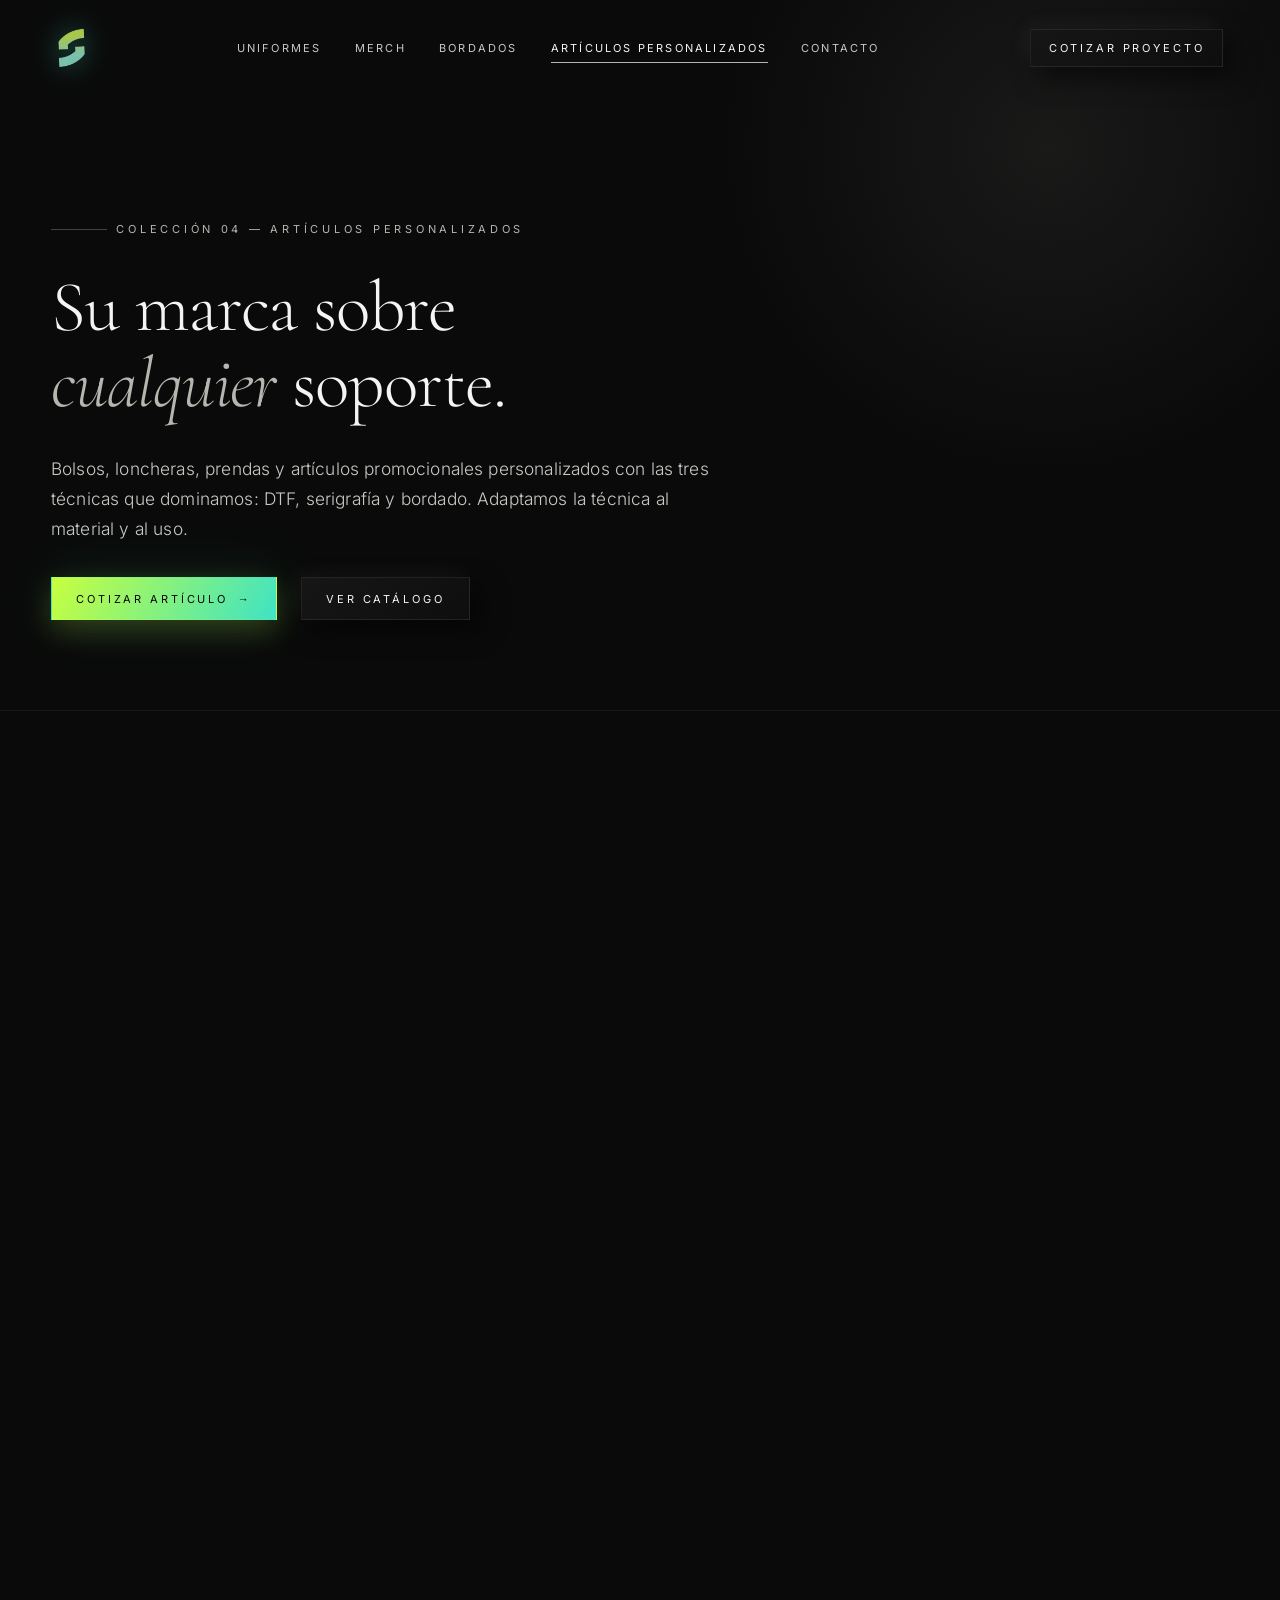
<file: articulos-personalizados.html>
<!DOCTYPE html>
<html lang="es" class="no-js">
<head>
<meta charset="utf-8">
<meta name="viewport" content="width=device-width, initial-scale=1">
<title>Artículos personalizados: DTF, serigrafía y bordado | Sinergia en Textiles</title>
<meta name="description" content="Personalización textil con DTF, serigrafía y bordado: bolsos, loncheras, prendas y artículos promocionales para empresas.">
<meta name="theme-color" content="#0a0a0a">
<link rel="canonical" href="https://www.sinergiaentextiles.com/articulos-personalizados">
<link rel="icon" href="assets/favicon.png" type="image/png" sizes="48x48">

<meta property="og:type" content="website">
<meta property="og:locale" content="es_CR">
<meta property="og:site_name" content="Sinergia en Textiles">
<meta property="og:title" content="Artículos personalizados: DTF, serigrafía y bordado | Sinergia en Textiles">
<meta property="og:description" content="Personalización textil con DTF, serigrafía y bordado: bolsos, loncheras, prendas y artículos promocionales para empresas.">
<meta property="og:url" content="https://www.sinergiaentextiles.com/articulos-personalizados">
<meta name="twitter:card" content="summary_large_image">

<link rel="preload" href="assets/fonts/cormorant-garamond-300-2fed1d.woff2" as="font" type="font/woff2" crossorigin>
<link rel="preload" href="assets/fonts/inter-300-567244.woff2" as="font" type="font/woff2" crossorigin>
<link rel="stylesheet" href="css/fonts.css">
<link rel="stylesheet" href="css/styles.css">
</head>

<body>
<a class="skip-link" href="#main">Saltar al contenido</a>

<!-- ============================ HEADER FLOTANTE ============================ -->
<header class="site-header" id="site-header">
  <div class="site-header__inner">
    <a class="brand" href="index.html">
      <img class="brand__mark" src="assets/Log_mark.webp" alt="Sinergia en Textiles" width="212" height="291" decoding="async">
    </a>

    <nav class="nav" aria-label="Navegación principal">
      <ul class="nav__list">
        <li><a class="nav__link" href="uniformes.html">Uniformes</a></li>
        <li><a class="nav__link" href="merch.html">Merch</a></li>
        <li><a class="nav__link" href="bordados.html">Bordados</a></li>
        <li><a class="nav__link" href="articulos-personalizados.html" aria-current="page">Artículos Personalizados</a></li>
        <li><a class="nav__link" href="contacto.html">Contacto</a></li>
      </ul>
    </nav>

    <div class="header-actions">
      <a class="btn btn--sm header-cta" href="contacto.html">Cotizar proyecto</a>
      <button class="nav-toggle" type="button" aria-expanded="false" aria-controls="nav-panel" aria-label="Abrir menú">
        <span class="nav-toggle__bar"></span>
        <span class="nav-toggle__bar"></span>
      </button>
    </div>
  </div>
</header>

<!-- Menú móvil -->
<div class="nav-panel" id="nav-panel" role="dialog" aria-modal="true" aria-label="Menú de navegación">
  <nav>
    <ul class="nav-panel__list">
      <li><a href="index.html"><span class="nav-panel__num">01</span> Inicio</a></li>
      <li><a href="uniformes.html"><span class="nav-panel__num">02</span> Uniformes</a></li>
      <li><a href="merch.html"><span class="nav-panel__num">03</span> Merch</a></li>
      <li><a href="bordados.html"><span class="nav-panel__num">04</span> Bordados</a></li>
      <li><a href="articulos-personalizados.html"><span class="nav-panel__num">05</span> Artículos</a></li>
      <li><a href="nosotros.html"><span class="nav-panel__num">06</span> Nosotros</a></li>
      <li><a href="contacto.html"><span class="nav-panel__num">07</span> Contacto</a></li>
    </ul>
  </nav>
  <div class="nav-panel__foot">
    <a href="tel:+50660536545">(+506) 6053-6545</a>
    <div class="social">
      <a class="social__link" href="https://www.instagram.com/sinergia_en_textiles/" target="_blank" rel="noopener" aria-label="Instagram de Sinergia en Textiles">
        <svg viewBox="0 0 24 24" aria-hidden="true"><path d="M12 2.2c3.2 0 3.6 0 4.9.1 1.2.1 1.8.2 2.2.4.6.2 1 .5 1.4.9.4.4.7.8.9 1.4.2.4.4 1 .4 2.2.1 1.3.1 1.7.1 4.9s0 3.6-.1 4.9c-.1 1.2-.2 1.8-.4 2.2-.2.6-.5 1-.9 1.4-.4.4-.8.7-1.4.9-.4.2-1 .4-2.2.4-1.3.1-1.7.1-4.9.1s-3.6 0-4.9-.1c-1.2-.1-1.8-.2-2.2-.4-.6-.2-1-.5-1.4-.9-.4-.4-.7-.8-.9-1.4-.2-.4-.4-1-.4-2.2C2.2 15.6 2.2 15.2 2.2 12s0-3.6.1-4.9c.1-1.2.2-1.8.4-2.2.2-.6.5-1 .9-1.4.4-.4.8-.7 1.4-.9.4-.2 1-.4 2.2-.4C8.4 2.2 8.8 2.2 12 2.2zm0 1.8c-3.1 0-3.5 0-4.7.1-1.1.1-1.7.2-2.1.4-.5.2-.9.4-1.2.8-.4.3-.6.7-.8 1.2-.2.4-.3 1-.4 2.1C2.7 9.8 2.7 10.2 2.7 12s0 2.2.1 3.4c.1 1.1.2 1.7.4 2.1.2.5.4.9.8 1.2.3.4.7.6 1.2.8.4.2 1 .3 2.1.4 1.2.1 1.6.1 4.7.1s3.5 0 4.7-.1c1.1-.1 1.7-.2 2.1-.4.5-.2.9-.4 1.2-.8.4-.3.6-.7.8-1.2.2-.4.3-1 .4-2.1.1-1.2.1-1.6.1-3.4s0-2.2-.1-3.4c-.1-1.1-.2-1.7-.4-2.1-.2-.5-.4-.9-.8-1.2-.3-.4-.7-.6-1.2-.8-.4-.2-1-.3-2.1-.4C15.5 4 15.1 4 12 4zm0 3.1a4.9 4.9 0 1 1 0 9.8 4.9 4.9 0 0 1 0-9.8zm0 8.1a3.2 3.2 0 1 0 0-6.4 3.2 3.2 0 0 0 0 6.4zm6.3-8.3a1.15 1.15 0 1 1-2.3 0 1.15 1.15 0 0 1 2.3 0z"/></svg>
      </a>
      <a class="social__link" href="https://www.facebook.com/profile.php?id=61590457753115&amp;locale=es_LA" target="_blank" rel="noopener" aria-label="Facebook de Sinergia en Textiles">
        <svg viewBox="0 0 24 24" aria-hidden="true"><path d="M13.5 21v-8h2.7l.4-3.1h-3.1V7.9c0-.9.25-1.5 1.55-1.5h1.65V3.6c-.29-.04-1.27-.12-2.41-.12-2.39 0-4.03 1.46-4.03 4.14v2.28H7.5V13h2.75v8h3.25z"/></svg>
      </a>
      <a class="social__link" href="https://www.tiktok.com/@sinergia_en_textiles" target="_blank" rel="noopener" aria-label="TikTok de Sinergia en Textiles">
        <svg viewBox="0 0 24 24" aria-hidden="true"><path d="M16.6 5.82A4.28 4.28 0 0 1 15.54 3h-3.09v12.4a2.59 2.59 0 0 1-2.59 2.5 2.59 2.59 0 1 1 .77-5.06v-3.1a5.66 5.66 0 0 0-.77-.05A5.66 5.66 0 1 0 15.54 15V9.42a7.35 7.35 0 0 0 4.3 1.38V7.7a4.28 4.28 0 0 1-3.24-1.88z"/></svg>
      </a>
    </div>
  </div>
</div>

<main id="main">

  <section class="page-hero">
    <div class="container page-hero__inner">
      <p class="eyebrow reveal">Colección 04 — Artículos personalizados</p>
      <h1 class="page-hero__title reveal" data-delay="1">Su marca sobre <em>cualquier</em> soporte.</h1>
      <p class="lead reveal" data-delay="2">Bolsos, loncheras, prendas y artículos promocionales personalizados con las tres técnicas que dominamos: DTF, serigrafía y bordado. Adaptamos la técnica al material y al uso.</p>
      <div class="hero__actions reveal" data-delay="3"><a class="btn btn--solid" href="contacto.html">Cotizar artículo <span class="btn__arrow" aria-hidden="true">→</span></a><a class="btn" href="#coleccion-articulos">Ver catálogo</a></div>
    </div>
  </section>

  <section class="section" aria-labelledby="coleccion-articulos">
    <div class="container">
      <header class="section__head section__head--split reveal">
        <div>
          <p class="section__index">01 — Catálogo</p>
          <h2 class="section__title" id="coleccion-articulos">Catálogo de artículos</h2>
        </div>
        <p class="section__intro">Cada pieza se produce bajo pedido y admite personalización con bordado, DTF o serigrafía.</p>
      </header>
      <div class="collection">
        <article class="card card--studio reveal" data-tilt="6">
          <div class="card__media">
            <span class="tag card__tag">Promocional</span>
            <img src="assets/img/art-bolso.webp" srcset="assets/img/art-bolso-450.webp 450w, assets/img/art-bolso.webp 900w" sizes="(min-width: 1000px) 30vw, (min-width: 640px) 46vw, 92vw" alt="Bolso personalizado con impresión de marca" width="900" height="1125" loading="lazy" decoding="async">
          </div>
          <div class="card__body">
            <h3 class="card__title">Bolsos</h3>
            <p class="card__text">Su marca en movimiento, en algodón o materiales reforzados.</p>
            <div class="card__foot">
              <span>Cotizar</span>
              <span class="card__arrow" aria-hidden="true">→</span>
            </div>
          </div>
          <a class="card__link" href="contacto.html"><span class="sr-only">Cotizar Bolsos</span></a>
        </article>
        <article class="card card--studio reveal" data-delay="2" data-tilt="6">
          <div class="card__media">
            <span class="tag card__tag">Diario</span>
            <img src="assets/img/art-tote.webp" srcset="assets/img/art-tote-450.webp 450w, assets/img/art-tote.webp 900w" sizes="(min-width: 1000px) 30vw, (min-width: 640px) 46vw, 92vw" alt="Lonchera promocional serigrafiada" width="900" height="1125" loading="lazy" decoding="async">
          </div>
          <div class="card__body">
            <h3 class="card__title">Loncheras</h3>
            <p class="card__text">Personalización resistente para uso diario.</p>
            <div class="card__foot">
              <span>Cotizar</span>
              <span class="card__arrow" aria-hidden="true">→</span>
            </div>
          </div>
          <a class="card__link" href="contacto.html"><span class="sr-only">Cotizar Loncheras</span></a>
        </article>
        <article class="card reveal" data-delay="3" data-tilt="6">
          <div class="card__media">
            <span class="tag card__tag">DTF</span>
            <img src="assets/img/prod-estampada.webp" srcset="assets/img/prod-estampada-450.webp 450w, assets/img/prod-estampada.webp 1600w" sizes="(min-width: 1000px) 30vw, (min-width: 640px) 46vw, 92vw" alt="Diseños multicolor impresos sobre prenda" width="1600" height="900" loading="lazy" decoding="async">
          </div>
          <div class="card__body">
            <h3 class="card__title">Diseños multicolor</h3>
            <p class="card__text">Detalle fino, degradados y colores exactos de marca.</p>
            <div class="card__foot">
              <span>Cotizar</span>
              <span class="card__arrow" aria-hidden="true">→</span>
            </div>
          </div>
          <a class="card__link" href="contacto.html"><span class="sr-only">Cotizar Diseños multicolor</span></a>
        </article>
        <article class="card reveal" data-tilt="6">
          <div class="card__media">
            <span class="tag card__tag">Serigrafía</span>
            <img src="assets/img/prod-combinada.webp" srcset="assets/img/prod-combinada-450.webp 450w, assets/img/prod-combinada.webp 900w" sizes="(min-width: 1000px) 30vw, (min-width: 640px) 46vw, 92vw" alt="Tirajes por volumen en prendas de color" width="900" height="1125" loading="lazy" decoding="async">
          </div>
          <div class="card__body">
            <h3 class="card__title">Tirajes por volumen</h3>
            <p class="card__text">Colores planos con opacidad alta y costo por unidad favorable.</p>
            <div class="card__foot">
              <span>Cotizar</span>
              <span class="card__arrow" aria-hidden="true">→</span>
            </div>
          </div>
          <a class="card__link" href="contacto.html"><span class="sr-only">Cotizar Tirajes por volumen</span></a>
        </article>
        <article class="card card--studio reveal" data-delay="2" data-tilt="6">
          <div class="card__media">
            <span class="tag card__tag">Textil</span>
            <img src="assets/img/prod-cocina.webp" srcset="assets/img/prod-cocina-450.webp 450w, assets/img/prod-cocina.webp 900w" sizes="(min-width: 1000px) 30vw, (min-width: 640px) 46vw, 92vw" alt="Mandil y textil de cocina personalizado" width="900" height="1125" loading="lazy" decoding="async">
          </div>
          <div class="card__body">
            <h3 class="card__title">Mandiles y textiles de cocina</h3>
            <p class="card__text">Acabado resistente para operación gastronómica.</p>
            <div class="card__foot">
              <span>Cotizar</span>
              <span class="card__arrow" aria-hidden="true">→</span>
            </div>
          </div>
          <a class="card__link" href="contacto.html"><span class="sr-only">Cotizar Mandiles y textiles de cocina</span></a>
        </article>
        <article class="card card--studio reveal" data-delay="3" data-tilt="6">
          <div class="card__media">
            <span class="tag card__tag">Campaña</span>
            <img src="assets/img/art-taza.webp" srcset="assets/img/art-taza-450.webp 450w, assets/img/art-taza.webp 900w" sizes="(min-width: 1000px) 30vw, (min-width: 640px) 46vw, 92vw" alt="Tazas sublimadas para eventos" width="900" height="1125" loading="lazy" decoding="async">
          </div>
          <div class="card__body">
            <h3 class="card__title">Artículos de evento</h3>
            <p class="card__text">Piezas para ferias, lanzamientos y programas de bienvenida.</p>
            <div class="card__foot">
              <span>Cotizar</span>
              <span class="card__arrow" aria-hidden="true">→</span>
            </div>
          </div>
          <a class="card__link" href="contacto.html"><span class="sr-only">Cotizar Artículos de evento</span></a>
        </article>
        <article class="card card--studio reveal" data-delay="1" data-tilt="6">
          <div class="card__media">
            <span class="tag card__tag">Campaña</span>
            <img src="assets/img/art-chonetes.webp" srcset="assets/img/art-chonetes-450.webp 450w, assets/img/art-chonetes.webp 900w" sizes="(min-width: 1000px) 30vw, (min-width: 640px) 46vw, 92vw" alt="Sombreros ligeros personalizados para campañas" width="900" height="1125" loading="lazy" decoding="async">
          </div>
          <div class="card__body">
            <h3 class="card__title">Chonetes</h3>
            <p class="card__text">Sombreros ligeros para campañas, equipos y actividades al aire libre.</p>
            <div class="card__foot">
              <span>Cotizar</span>
              <span class="card__arrow" aria-hidden="true">→</span>
            </div>
          </div>
          <a class="card__link" href="contacto.html"><span class="sr-only">Cotizar Chonetes</span></a>
        </article>
        <article class="card card--studio reveal" data-delay="2" data-tilt="6">
          <div class="card__media">
            <span class="tag card__tag">Operación</span>
            <img src="assets/img/art-cartucheras.webp" srcset="assets/img/art-cartucheras-450.webp 450w, assets/img/art-cartucheras.webp 900w" sizes="(min-width: 1000px) 30vw, (min-width: 640px) 46vw, 92vw" alt="Cartuchera textil personalizada para equipos de trabajo" width="900" height="1125" loading="lazy" decoding="async">
          </div>
          <div class="card__body">
            <h3 class="card__title">Cartucheras</h3>
            <p class="card__text">Fundas textiles para radios, equipos y herramientas ligeras del personal.</p>
            <div class="card__foot">
              <span>Cotizar</span>
              <span class="card__arrow" aria-hidden="true">→</span>
            </div>
          </div>
          <a class="card__link" href="contacto.html"><span class="sr-only">Cotizar Cartucheras</span></a>
        </article>
        <article class="card reveal" data-delay="3" data-tilt="6">
          <div class="card__media">
            <span class="tag card__tag">Institucional</span>
            <img src="assets/img/art-banderas.webp" srcset="assets/img/art-banderas-450.webp 450w, assets/img/art-banderas.webp 900w" sizes="(min-width: 1000px) 30vw, (min-width: 640px) 46vw, 92vw" alt="Bandera institucional con impresión a todo color" width="900" height="1125" loading="lazy" decoding="async">
          </div>
          <div class="card__body">
            <h3 class="card__title">Banderas</h3>
            <p class="card__text">Banderas institucionales y de campaña con impresión a todo color.</p>
            <div class="card__foot">
              <span>Cotizar</span>
              <span class="card__arrow" aria-hidden="true">→</span>
            </div>
          </div>
          <a class="card__link" href="contacto.html"><span class="sr-only">Cotizar Banderas</span></a>
        </article>
        <article class="card reveal" data-delay="1" data-tilt="6">
          <div class="card__media">
            <span class="tag card__tag">Deporte</span>
            <img src="assets/img/art-bolsos-caminata.webp" srcset="assets/img/art-bolsos-caminata-450.webp 450w, assets/img/art-bolsos-caminata.webp 900w" sizes="(min-width: 1000px) 30vw, (min-width: 640px) 46vw, 92vw" alt="Bolsos de tela con cordón personalizados" width="900" height="1125" loading="lazy" decoding="async">
          </div>
          <div class="card__body">
            <h3 class="card__title">Bolsos de caminata</h3>
            <p class="card__text">Bolsas de tela con cordón para equipos deportivos, retos y caminatas.</p>
            <div class="card__foot">
              <span>Cotizar</span>
              <span class="card__arrow" aria-hidden="true">→</span>
            </div>
          </div>
          <a class="card__link" href="contacto.html"><span class="sr-only">Cotizar Bolsos de caminata</span></a>
        </article>
      </div>
    </div>
  </section>

  <section class="section section--tight section--line" aria-labelledby="tecnicas-title">
    <div class="container">
      <header class="section__head section__head--split reveal">
        <div>
          <p class="section__index">02 — Técnicas</p>
          <h2 class="section__title" id="tecnicas-title">Tres técnicas, <em class="italic-accent">una</em> decisión.</h2>
        </div>
        <p class="section__intro">
          Elegimos la técnica correcta según el soporte, el diseño y el volumen.
          Si no está seguro, lo definimos con usted en la primera reunión.
        </p>
      </header>
      <div class="value__list">
        <article class="value__item reveal">
          <span class="value__num">01</span>
          <h3>DTF</h3>
          <p>Impresión directa a film con alta definición. Ideal para diseños complejos, multicolor y cantidades cortas con entrega rápida.</p>
        </article>
        <article class="value__item reveal">
          <span class="value__num">02</span>
          <h3>Serigrafía</h3>
          <p>El estándar para tirajes medios y altos: colores planos sólidos, gran opacidad y el mejor costo por unidad.</p>
        </article>
        <article class="value__item reveal">
          <span class="value__num">03</span>
          <h3>Bordado</h3>
          <p>La opción más premium y duradera. Aporta textura y percepción de valor en prendas y accesorios corporativos.</p>
        </article>
      </div>
    </div>
  </section>

  <section class="section section--tight section--line" aria-labelledby="proceso-03">
    <div class="container">
      <header class="section__head reveal">
        <div>
          <p class="section__index">03 — Proceso</p>
          <h2 class="section__title" id="proceso-03">Cómo se decide</h2>
        </div>
      </header>
      <div class="process">
        <article class="process__step reveal" data-delay="0">
          <span class="process__num">01</span>
          <div>
            <h3>Definimos soporte</h3>
            <p>Material, color base y tamaño de impresión de cada artículo.</p>
          </div>
        </article>
        <article class="process__step reveal" data-delay="1">
          <span class="process__num">02</span>
          <div>
            <h3>Elegimos técnica</h3>
            <p>DTF, serigrafía o bordado según diseño, volumen y uso.</p>
          </div>
        </article>
        <article class="process__step reveal" data-delay="2">
          <span class="process__num">03</span>
          <div>
            <h3>Muestra de aprobación</h3>
            <p>Vista previa o prenda física antes de producir.</p>
          </div>
        </article>
        <article class="process__step reveal" data-delay="0">
          <span class="process__num">04</span>
          <div>
            <h3>Producción y despacho</h3>
            <p>Entrega única o escalonada en sus instalaciones.</p>
          </div>
        </article>
      </div>
    </div>
  </section>

  <section class="cta-band" aria-labelledby="cta-title">
    <div class="cta-band__inner reveal">
      <p class="eyebrow eyebrow--plain">Siguiente paso</p>
      <h2 id="cta-title">¿No sabe qué técnica necesita? Nosotros lo definimos.</h2>
      <p>Envíenos el diseño y la cantidad; le respondemos con la técnica recomendada y el precio.</p>
      <div class="hero__actions">
        <a class="btn btn--solid" href="contacto.html">Solicitar cotización <span class="btn__arrow" aria-hidden="true">→</span></a>
        <a class="btn" href="bordados.html">Ver bordados</a>
      </div>
    </div>
  </section>

</main>

<!-- ================================ FOOTER ================================ -->
<footer class="site-footer">
  <div class="container">
    <div class="footer__top">
      <div class="footer__brand">
        <img class="footer__logo" src="assets/Log_fondo_negro.png" alt="Sinergia en Textiles" width="554" height="541" loading="lazy" decoding="async">
        <p class="footer__tagline">
          Uniformes, bordados y personalización textil para empresas que cuidan cada detalle de su imagen.
        </p>
        <div class="social" aria-label="Redes sociales">
          <a class="social__link" href="https://www.instagram.com/sinergia_en_textiles/" target="_blank" rel="noopener" aria-label="Instagram">
            <svg viewBox="0 0 24 24" aria-hidden="true"><path d="M12 2.2c3.2 0 3.6 0 4.9.1 1.2.1 1.8.2 2.2.4.6.2 1 .5 1.4.9.4.4.7.8.9 1.4.2.4.4 1 .4 2.2.1 1.3.1 1.7.1 4.9s0 3.6-.1 4.9c-.1 1.2-.2 1.8-.4 2.2-.2.6-.5 1-.9 1.4-.4.4-.8.7-1.4.9-.4.2-1 .4-2.2.4-1.3.1-1.7.1-4.9.1s-3.6 0-4.9-.1c-1.2-.1-1.8-.2-2.2-.4-.6-.2-1-.5-1.4-.9-.4-.4-.7-.8-.9-1.4-.2-.4-.4-1-.4-2.2C2.2 15.6 2.2 15.2 2.2 12s0-3.6.1-4.9c.1-1.2.2-1.8.4-2.2.2-.6.5-1 .9-1.4.4-.4.8-.7 1.4-.9.4-.2 1-.4 2.2-.4C8.4 2.2 8.8 2.2 12 2.2zm0 1.8c-3.1 0-3.5 0-4.7.1-1.1.1-1.7.2-2.1.4-.5.2-.9.4-1.2.8-.4.3-.6.7-.8 1.2-.2.4-.3 1-.4 2.1C2.7 9.8 2.7 10.2 2.7 12s0 2.2.1 3.4c.1 1.1.2 1.7.4 2.1.2.5.4.9.8 1.2.3.4.7.6 1.2.8.4.2 1 .3 2.1.4 1.2.1 1.6.1 4.7.1s3.5 0 4.7-.1c1.1-.1 1.7-.2 2.1-.4.5-.2.9-.4 1.2-.8.4-.3.6-.7.8-1.2.2-.4.3-1 .4-2.1.1-1.2.1-1.6.1-3.4s0-2.2-.1-3.4c-.1-1.1-.2-1.7-.4-2.1-.2-.5-.4-.9-.8-1.2-.3-.4-.7-.6-1.2-.8-.4-.2-1-.3-2.1-.4C15.5 4 15.1 4 12 4zm0 3.1a4.9 4.9 0 1 1 0 9.8 4.9 4.9 0 0 1 0-9.8zm0 8.1a3.2 3.2 0 1 0 0-6.4 3.2 3.2 0 0 0 0 6.4zm6.3-8.3a1.15 1.15 0 1 1-2.3 0 1.15 1.15 0 0 1 2.3 0z"/></svg>
          </a>
          <a class="social__link" href="https://www.facebook.com/profile.php?id=61590457753115&amp;locale=es_LA" target="_blank" rel="noopener" aria-label="Facebook">
            <svg viewBox="0 0 24 24" aria-hidden="true"><path d="M13.5 21v-8h2.7l.4-3.1h-3.1V7.9c0-.9.25-1.5 1.55-1.5h1.65V3.6c-.29-.04-1.27-.12-2.41-.12-2.39 0-4.03 1.46-4.03 4.14v2.28H7.5V13h2.75v8h3.25z"/></svg>
          </a>
          <a class="social__link" href="https://www.tiktok.com/@sinergia_en_textiles" target="_blank" rel="noopener" aria-label="TikTok">
            <svg viewBox="0 0 24 24" aria-hidden="true"><path d="M16.6 5.82A4.28 4.28 0 0 1 15.54 3h-3.09v12.4a2.59 2.59 0 0 1-2.59 2.5 2.59 2.59 0 1 1 .77-5.06v-3.1a5.66 5.66 0 0 0-.77-.05A5.66 5.66 0 1 0 15.54 15V9.42a7.35 7.35 0 0 0 4.3 1.38V7.7a4.28 4.28 0 0 1-3.24-1.88z"/></svg>
          </a>
        </div>
      </div>

      <div class="footer__cols">
        <div class="footer__col">
          <h2 class="footer__title">Colecciones</h2>
          <div class="footer__links">
            <a href="uniformes.html">Uniformes</a>
            <a href="merch.html">Merch</a>
            <a href="bordados.html">Bordados</a>
            <a href="articulos-personalizados.html">Artículos personalizados</a>
          </div>
        </div>

        <div class="footer__col">
          <h2 class="footer__title">Empresa</h2>
          <div class="footer__links">
            <a href="nosotros.html">Nosotros</a>
            <a href="index.html#productos-title">Productos top</a>
            <a href="index.html#valor-title">Propuesta de valor</a>
            <a href="contacto.html">Contacto</a>
          </div>
        </div>

        <div class="footer__col">
          <h2 class="footer__title">Contacto</h2>
          <div class="footer__links">
            <a href="tel:+50660536545">(+506) 6053-6545</a>
            <a href="mailto:sinergiaentextiles@gmail.com">sinergiaentextiles@<wbr>gmail.com</a>
            <a href="https://wa.me/50660536545" target="_blank" rel="noopener">WhatsApp directo</a>
            <span class="muted">Guadalupe — 100 este y 100 norte del Palí de Novacentro</span>
          </div>
        </div>
      </div>
    </div>

    <div class="footer__bottom">
      <span>© <span data-year>2026</span> Sinergia en Textiles</span>
      <div class="footer__legal">
        <span>Costa Rica</span>
        <span>Producción textil B2B</span>
        <span>Desde 2013</span>
      </div>
    </div>
  </div>
</footer>

<script src="js/main.js" defer></script>
</body>
</html>
</file>
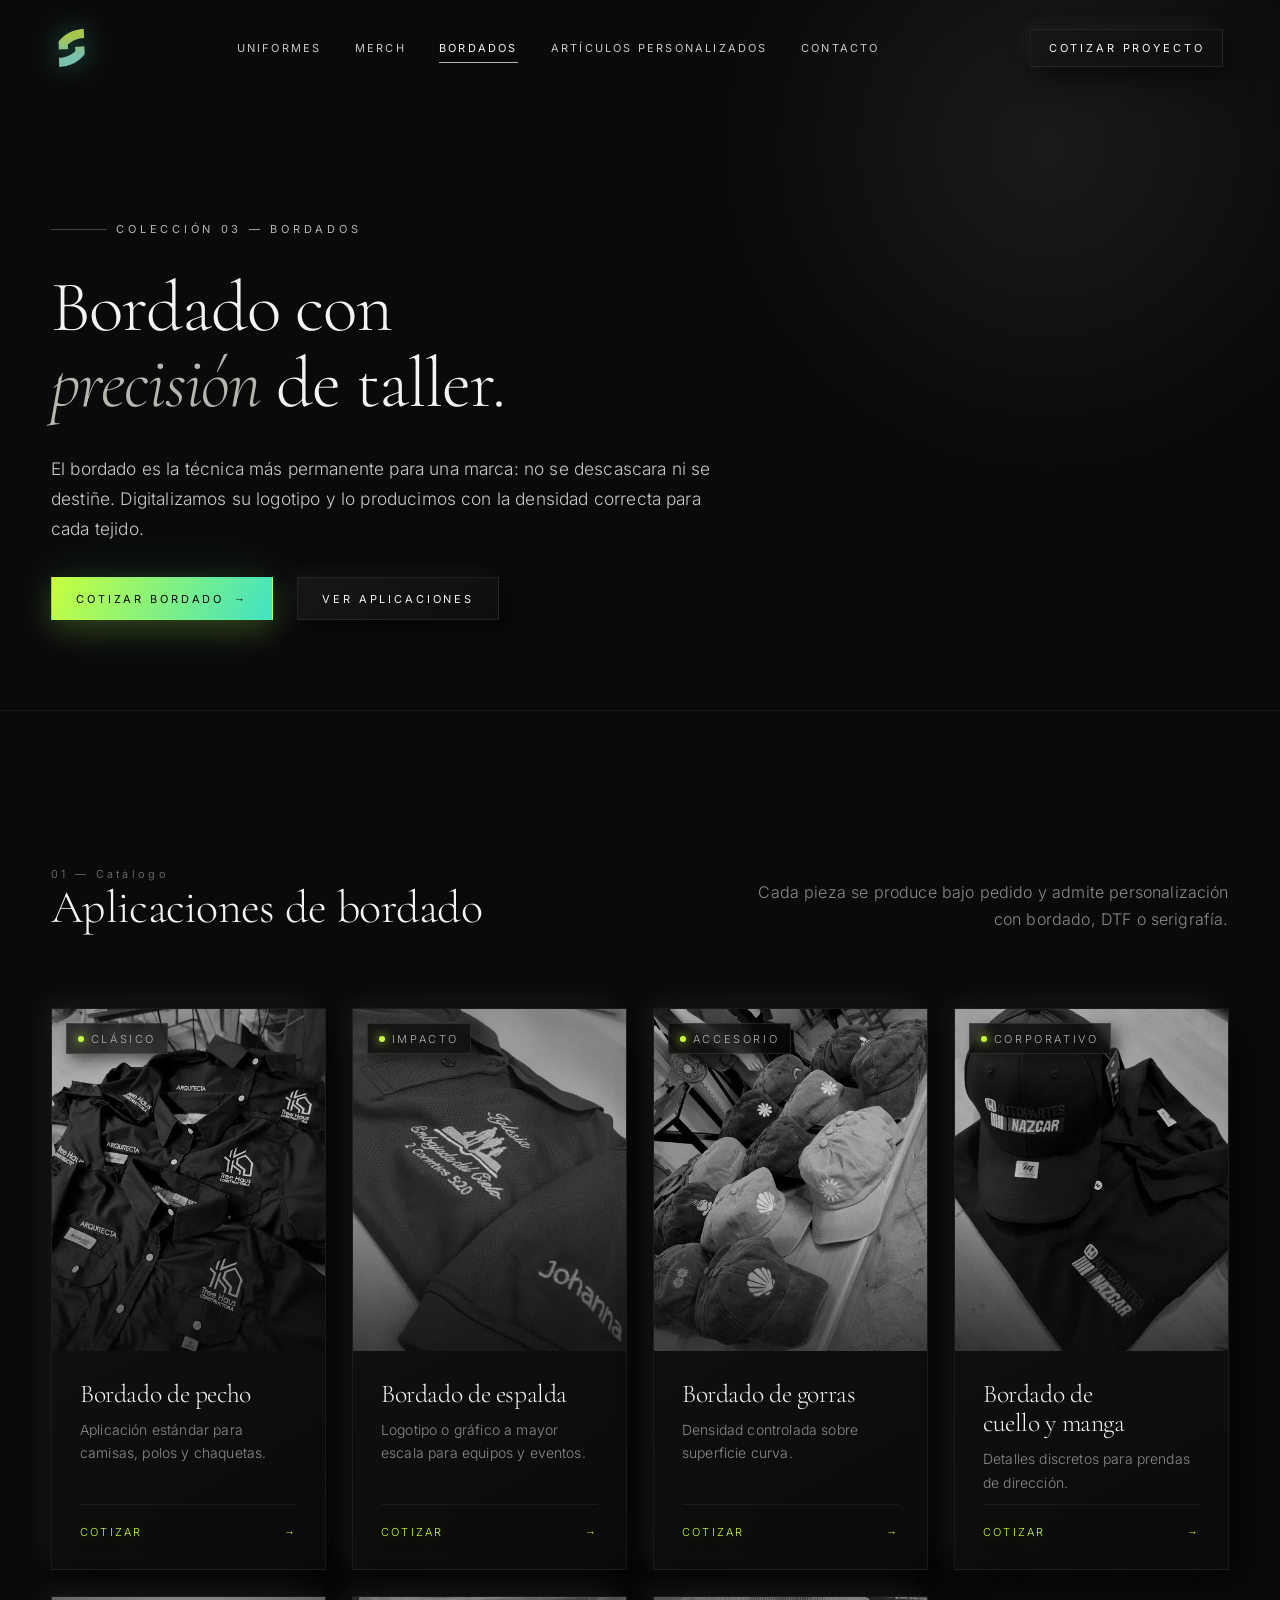
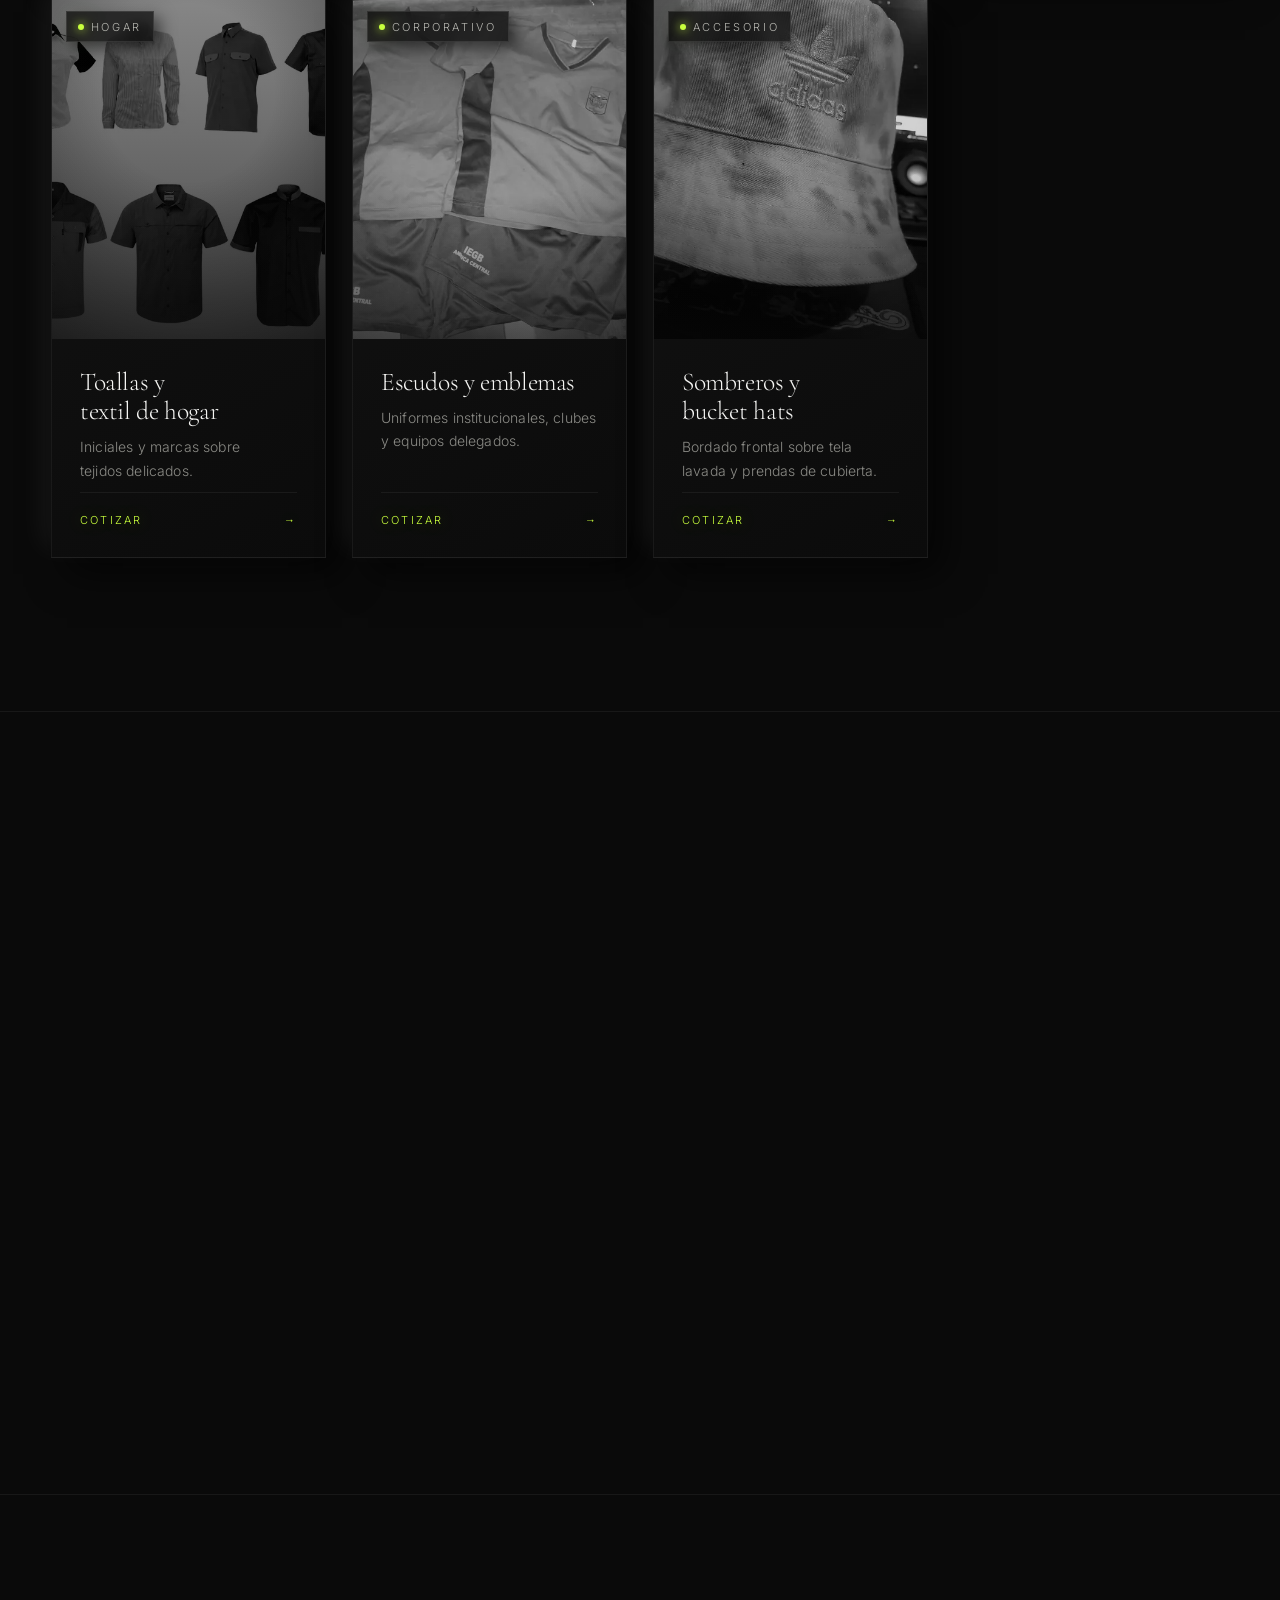
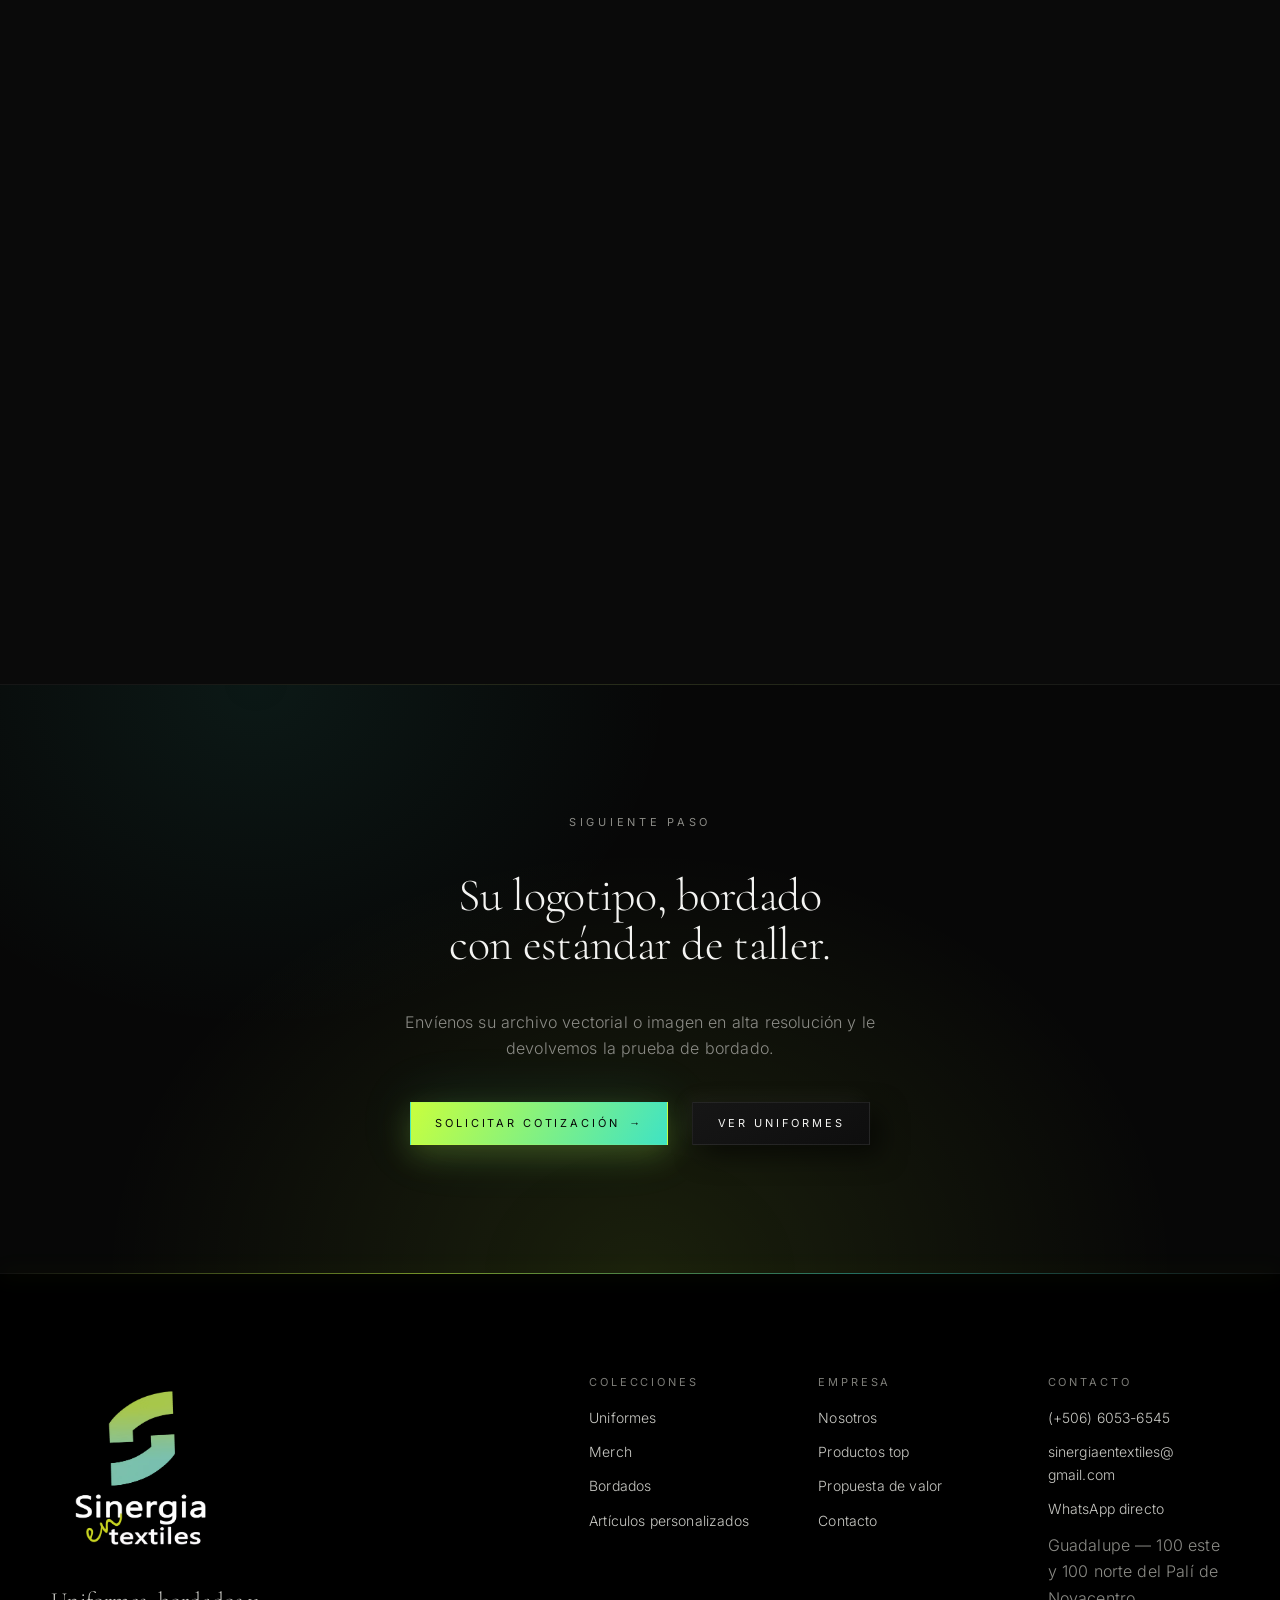
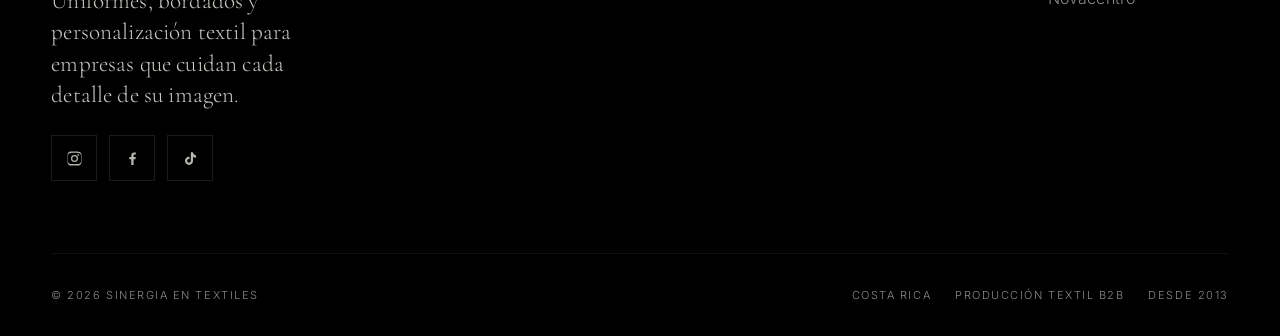
<file: bordados.html>
<!DOCTYPE html>
<html lang="es" class="no-js">
<head>
<meta charset="utf-8">
<meta name="viewport" content="width=device-width, initial-scale=1">
<title>Bordado de precisión | Sinergia en Textiles</title>
<meta name="description" content="Bordado de logotipos en uniformes, gorras, accesorios y textiles corporativos con hilo de alta tenacidad en Costa Rica.">
<meta name="theme-color" content="#0a0a0a">
<link rel="canonical" href="https://www.sinergiaentextiles.com/bordados">
<link rel="icon" href="assets/favicon.png" type="image/png" sizes="48x48">

<meta property="og:type" content="website">
<meta property="og:locale" content="es_CR">
<meta property="og:site_name" content="Sinergia en Textiles">
<meta property="og:title" content="Bordado de precisión | Sinergia en Textiles">
<meta property="og:description" content="Bordado de logotipos en uniformes, gorras, accesorios y textiles corporativos con hilo de alta tenacidad en Costa Rica.">
<meta property="og:url" content="https://www.sinergiaentextiles.com/bordados">
<meta name="twitter:card" content="summary_large_image">

<link rel="preload" href="assets/fonts/cormorant-garamond-300-2fed1d.woff2" as="font" type="font/woff2" crossorigin>
<link rel="preload" href="assets/fonts/inter-300-567244.woff2" as="font" type="font/woff2" crossorigin>
<link rel="stylesheet" href="css/fonts.css">
<link rel="stylesheet" href="css/styles.css">
</head>

<body>
<a class="skip-link" href="#main">Saltar al contenido</a>

<!-- ============================ HEADER FLOTANTE ============================ -->
<header class="site-header" id="site-header">
  <div class="site-header__inner">
    <a class="brand" href="index.html">
      <img class="brand__mark" src="assets/Log_mark.webp" alt="Sinergia en Textiles" width="212" height="291" decoding="async">
    </a>

    <nav class="nav" aria-label="Navegación principal">
      <ul class="nav__list">
        <li><a class="nav__link" href="uniformes.html">Uniformes</a></li>
        <li><a class="nav__link" href="merch.html">Merch</a></li>
        <li><a class="nav__link" href="bordados.html" aria-current="page">Bordados</a></li>
        <li><a class="nav__link" href="articulos-personalizados.html">Artículos Personalizados</a></li>
        <li><a class="nav__link" href="contacto.html">Contacto</a></li>
      </ul>
    </nav>

    <div class="header-actions">
      <a class="btn btn--sm header-cta" href="contacto.html">Cotizar proyecto</a>
      <button class="nav-toggle" type="button" aria-expanded="false" aria-controls="nav-panel" aria-label="Abrir menú">
        <span class="nav-toggle__bar"></span>
        <span class="nav-toggle__bar"></span>
      </button>
    </div>
  </div>
</header>

<!-- Menú móvil -->
<div class="nav-panel" id="nav-panel" role="dialog" aria-modal="true" aria-label="Menú de navegación">
  <nav>
    <ul class="nav-panel__list">
      <li><a href="index.html"><span class="nav-panel__num">01</span> Inicio</a></li>
      <li><a href="uniformes.html"><span class="nav-panel__num">02</span> Uniformes</a></li>
      <li><a href="merch.html"><span class="nav-panel__num">03</span> Merch</a></li>
      <li><a href="bordados.html"><span class="nav-panel__num">04</span> Bordados</a></li>
      <li><a href="articulos-personalizados.html"><span class="nav-panel__num">05</span> Artículos</a></li>
      <li><a href="nosotros.html"><span class="nav-panel__num">06</span> Nosotros</a></li>
      <li><a href="contacto.html"><span class="nav-panel__num">07</span> Contacto</a></li>
    </ul>
  </nav>
  <div class="nav-panel__foot">
    <a href="tel:+50660536545">(+506) 6053-6545</a>
    <div class="social">
      <a class="social__link" href="https://www.instagram.com/sinergia_en_textiles/" target="_blank" rel="noopener" aria-label="Instagram de Sinergia en Textiles">
        <svg viewBox="0 0 24 24" aria-hidden="true"><path d="M12 2.2c3.2 0 3.6 0 4.9.1 1.2.1 1.8.2 2.2.4.6.2 1 .5 1.4.9.4.4.7.8.9 1.4.2.4.4 1 .4 2.2.1 1.3.1 1.7.1 4.9s0 3.6-.1 4.9c-.1 1.2-.2 1.8-.4 2.2-.2.6-.5 1-.9 1.4-.4.4-.8.7-1.4.9-.4.2-1 .4-2.2.4-1.3.1-1.7.1-4.9.1s-3.6 0-4.9-.1c-1.2-.1-1.8-.2-2.2-.4-.6-.2-1-.5-1.4-.9-.4-.4-.7-.8-.9-1.4-.2-.4-.4-1-.4-2.2C2.2 15.6 2.2 15.2 2.2 12s0-3.6.1-4.9c.1-1.2.2-1.8.4-2.2.2-.6.5-1 .9-1.4.4-.4.8-.7 1.4-.9.4-.2 1-.4 2.2-.4C8.4 2.2 8.8 2.2 12 2.2zm0 1.8c-3.1 0-3.5 0-4.7.1-1.1.1-1.7.2-2.1.4-.5.2-.9.4-1.2.8-.4.3-.6.7-.8 1.2-.2.4-.3 1-.4 2.1C2.7 9.8 2.7 10.2 2.7 12s0 2.2.1 3.4c.1 1.1.2 1.7.4 2.1.2.5.4.9.8 1.2.3.4.7.6 1.2.8.4.2 1 .3 2.1.4 1.2.1 1.6.1 4.7.1s3.5 0 4.7-.1c1.1-.1 1.7-.2 2.1-.4.5-.2.9-.4 1.2-.8.4-.3.6-.7.8-1.2.2-.4.3-1 .4-2.1.1-1.2.1-1.6.1-3.4s0-2.2-.1-3.4c-.1-1.1-.2-1.7-.4-2.1-.2-.5-.4-.9-.8-1.2-.3-.4-.7-.6-1.2-.8-.4-.2-1-.3-2.1-.4C15.5 4 15.1 4 12 4zm0 3.1a4.9 4.9 0 1 1 0 9.8 4.9 4.9 0 0 1 0-9.8zm0 8.1a3.2 3.2 0 1 0 0-6.4 3.2 3.2 0 0 0 0 6.4zm6.3-8.3a1.15 1.15 0 1 1-2.3 0 1.15 1.15 0 0 1 2.3 0z"/></svg>
      </a>
      <a class="social__link" href="https://www.facebook.com/profile.php?id=61590457753115&amp;locale=es_LA" target="_blank" rel="noopener" aria-label="Facebook de Sinergia en Textiles">
        <svg viewBox="0 0 24 24" aria-hidden="true"><path d="M13.5 21v-8h2.7l.4-3.1h-3.1V7.9c0-.9.25-1.5 1.55-1.5h1.65V3.6c-.29-.04-1.27-.12-2.41-.12-2.39 0-4.03 1.46-4.03 4.14v2.28H7.5V13h2.75v8h3.25z"/></svg>
      </a>
      <a class="social__link" href="https://www.tiktok.com/@sinergia_en_textiles" target="_blank" rel="noopener" aria-label="TikTok de Sinergia en Textiles">
        <svg viewBox="0 0 24 24" aria-hidden="true"><path d="M16.6 5.82A4.28 4.28 0 0 1 15.54 3h-3.09v12.4a2.59 2.59 0 0 1-2.59 2.5 2.59 2.59 0 1 1 .77-5.06v-3.1a5.66 5.66 0 0 0-.77-.05A5.66 5.66 0 1 0 15.54 15V9.42a7.35 7.35 0 0 0 4.3 1.38V7.7a4.28 4.28 0 0 1-3.24-1.88z"/></svg>
      </a>
    </div>
  </div>
</div>

<main id="main">

  <section class="page-hero">
    <div class="container page-hero__inner">
      <p class="eyebrow reveal">Colección 03 — Bordados</p>
      <h1 class="page-hero__title reveal" data-delay="1">Bordado con <em>precisión</em> de taller.</h1>
      <p class="lead reveal" data-delay="2">El bordado es la técnica más permanente para una marca: no se descascara ni se destiñe. Digitalizamos su logotipo y lo producimos con la densidad correcta para cada tejido.</p>
      <div class="hero__actions reveal" data-delay="3"><a class="btn btn--solid" href="contacto.html">Cotizar bordado <span class="btn__arrow" aria-hidden="true">→</span></a><a class="btn" href="#coleccion-bordados">Ver aplicaciones</a></div>
    </div>
  </section>

  <section class="section" aria-labelledby="coleccion-bordados">
    <div class="container">
      <header class="section__head section__head--split reveal">
        <div>
          <p class="section__index">01 — Catálogo</p>
          <h2 class="section__title" id="coleccion-bordados">Aplicaciones de bordado</h2>
        </div>
        <p class="section__intro">Cada pieza se produce bajo pedido y admite personalización con bordado, DTF o serigrafía.</p>
      </header>
      <div class="collection">
        <article class="card reveal" data-tilt="6">
          <div class="card__media">
            <span class="tag card__tag">Clásico</span>
            <img src="assets/img/prod-camisa-bordada.webp" srcset="assets/img/prod-camisa-bordada-450.webp 450w, assets/img/prod-camisa-bordada.webp 900w" sizes="(min-width: 1000px) 30vw, (min-width: 640px) 46vw, 92vw" alt="Camisa con logotipo bordado en el pecho" width="900" height="1125" loading="lazy" decoding="async">
          </div>
          <div class="card__body">
            <h3 class="card__title">Bordado de pecho</h3>
            <p class="card__text">Aplicación estándar para camisas, polos y chaquetas.</p>
            <div class="card__foot">
              <span>Cotizar</span>
              <span class="card__arrow" aria-hidden="true">→</span>
            </div>
          </div>
          <a class="card__link" href="contacto.html"><span class="sr-only">Cotizar Bordado de pecho</span></a>
        </article>
        <article class="card reveal" data-delay="2" data-tilt="6">
          <div class="card__media">
            <span class="tag card__tag">Impacto</span>
            <img src="assets/img/prod-bordado.webp" srcset="assets/img/prod-bordado-450.webp 450w, assets/img/prod-bordado.webp 900w" sizes="(min-width: 1000px) 30vw, (min-width: 640px) 46vw, 92vw" alt="Proceso de bordado con aguja e hilo de alta tenacidad" width="900" height="1125" loading="lazy" decoding="async">
          </div>
          <div class="card__body">
            <h3 class="card__title">Bordado de espalda</h3>
            <p class="card__text">Logotipo o gráfico a mayor escala para equipos y eventos.</p>
            <div class="card__foot">
              <span>Cotizar</span>
              <span class="card__arrow" aria-hidden="true">→</span>
            </div>
          </div>
          <a class="card__link" href="contacto.html"><span class="sr-only">Cotizar Bordado de espalda</span></a>
        </article>
        <article class="card reveal" data-delay="3" data-tilt="6">
          <div class="card__media">
            <span class="tag card__tag">Accesorio</span>
            <img src="assets/img/prod-gorra-bordada.webp" srcset="assets/img/prod-gorra-bordada-450.webp 450w, assets/img/prod-gorra-bordada.webp 900w" sizes="(min-width: 1000px) 30vw, (min-width: 640px) 46vw, 92vw" alt="Gorra con logotipo bordado en frontal" width="900" height="1125" loading="lazy" decoding="async">
          </div>
          <div class="card__body">
            <h3 class="card__title">Bordado de gorras</h3>
            <p class="card__text">Densidad controlada sobre superficie curva.</p>
            <div class="card__foot">
              <span>Cotizar</span>
              <span class="card__arrow" aria-hidden="true">→</span>
            </div>
          </div>
          <a class="card__link" href="contacto.html"><span class="sr-only">Cotizar Bordado de gorras</span></a>
        </article>
        <article class="card reveal" data-tilt="6">
          <div class="card__media">
            <span class="tag card__tag">Corporativo</span>
            <img src="assets/img/prod-polo.webp" srcset="assets/img/prod-polo-450.webp 450w, assets/img/prod-polo.webp 900w" sizes="(min-width: 1000px) 30vw, (min-width: 640px) 46vw, 92vw" alt="Bordado discreto en cuello y manga" width="900" height="1125" loading="lazy" decoding="async">
          </div>
          <div class="card__body">
            <h3 class="card__title">Bordado de cuello y manga</h3>
            <p class="card__text">Detalles discretos para prendas de dirección.</p>
            <div class="card__foot">
              <span>Cotizar</span>
              <span class="card__arrow" aria-hidden="true">→</span>
            </div>
          </div>
          <a class="card__link" href="contacto.html"><span class="sr-only">Cotizar Bordado de cuello y manga</span></a>
        </article>
        <article class="card card--studio reveal" data-delay="2" data-tilt="6">
          <div class="card__media">
            <span class="tag card__tag">Hogar</span>
            <img src="assets/img/prod-combinada.webp" srcset="assets/img/prod-combinada-450.webp 450w, assets/img/prod-combinada.webp 900w" sizes="(min-width: 1000px) 30vw, (min-width: 640px) 46vw, 92vw" alt="Textil corporativo en tejidos combinados" width="900" height="1125" loading="lazy" decoding="async">
          </div>
          <div class="card__body">
            <h3 class="card__title">Toallas y textil de hogar</h3>
            <p class="card__text">Iniciales y marcas sobre tejidos delicados.</p>
            <div class="card__foot">
              <span>Cotizar</span>
              <span class="card__arrow" aria-hidden="true">→</span>
            </div>
          </div>
          <a class="card__link" href="contacto.html"><span class="sr-only">Cotizar Toallas y textil de hogar</span></a>
        </article>
        <article class="card reveal" data-delay="3" data-tilt="6">
          <div class="card__media">
            <span class="tag card__tag">Corporativo</span>
            <img src="assets/img/prod-escolares.webp" srcset="assets/img/prod-escolares-450.webp 450w, assets/img/prod-escolares.webp 900w" sizes="(min-width: 1000px) 30vw, (min-width: 640px) 46vw, 92vw" alt="Escudos y emblemas bordados en uniformes" width="900" height="1125" loading="lazy" decoding="async">
          </div>
          <div class="card__body">
            <h3 class="card__title">Escudos y emblemas</h3>
            <p class="card__text">Uniformes institucionales, clubes y equipos delegados.</p>
            <div class="card__foot">
              <span>Cotizar</span>
              <span class="card__arrow" aria-hidden="true">→</span>
            </div>
          </div>
          <a class="card__link" href="contacto.html"><span class="sr-only">Cotizar Escudos y emblemas</span></a>
        </article>
        <article class="card reveal" data-delay="1" data-tilt="6">
          <div class="card__media">
            <span class="tag card__tag">Accesorio</span>
            <img src="assets/img/prod-sombrero-buckethead.webp" srcset="assets/img/prod-sombrero-buckethead-450.webp 450w, assets/img/prod-sombrero-buckethead.webp 900w" sizes="(min-width: 1000px) 30vw, (min-width: 640px) 46vw, 92vw" alt="Bucket hat con logotipo bordado en el frontal" width="900" height="1125" loading="lazy" decoding="async">
          </div>
          <div class="card__body">
            <h3 class="card__title">Sombreros y bucket hats</h3>
            <p class="card__text">Bordado frontal sobre tela lavada y prendas de cubierta.</p>
            <div class="card__foot">
              <span>Cotizar</span>
              <span class="card__arrow" aria-hidden="true">→</span>
            </div>
          </div>
          <a class="card__link" href="contacto.html"><span class="sr-only">Cotizar Sombreros y bucket hats</span></a>
        </article>
      </div>
    </div>
  </section>

  <section class="section section--tight section--line" aria-labelledby="bordado-spec">
    <div class="container">
      <div class="split">
        <div class="split__body reveal">
          <p class="section__index">02 — Ficha técnica</p>
          <h2 id="bordado-spec">Del archivo al hilo, sin sorpresas.</h2>
          <p class="lead">
            Cada diseño se digitaliza antes de bordarse. Eso nos permite controlar puntadas,
            dirección de hilo y colorimetría antes de que exista una sola prenda terminada.
          </p>
          <div class="spec">
            <div class="spec__row"><span class="spec__key">Digitalización</span><span class="spec__val">Conversión del logotipo a formato de bordado con revisión de legibilidad.</span></div>
            <div class="spec__row"><span class="spec__key">Hilos</span><span class="spec__val">Paleta amplia con opciones de alta tenacidad y acabado mate o satinado.</span></div>
            <div class="spec__row"><span class="spec__key">Densidad</span><span class="spec__val">Ajustada al tejido: fina en prendas de vestir, reforzada en trabajo.</span></div>
            <div class="spec__row"><span class="spec__key">Prueba</span><span class="spec__val">Muestra física aprobada antes del tiraje completo.</span></div>
          </div>
        </div>
        <div class="split__media reveal" data-delay="1">
          <img src="assets/img/store-detalle.webp" srcset="assets/img/store-detalle-800.webp 800w, assets/img/store-detalle.webp 1600w" sizes="(min-width: 900px) 46vw, 92vw" alt="Muestrario de bordados en el showroom" width="1600" height="900" loading="lazy" decoding="async">
        </div>
      </div>
    </div>
  </section>

  <section class="section section--tight section--line" aria-labelledby="proceso-03">
    <div class="container">
      <header class="section__head reveal">
        <div>
          <p class="section__index">03 — Proceso</p>
          <h2 class="section__title" id="proceso-03">Del archivo al hilo</h2>
        </div>
      </header>
      <div class="process">
        <article class="process__step reveal" data-delay="0">
          <span class="process__num">01</span>
          <div>
            <h3>Digitalización</h3>
            <p>Su logotipo se convierte en ruta de bordado y se ajusta a escala real.</p>
          </div>
        </article>
        <article class="process__step reveal" data-delay="1">
          <span class="process__num">02</span>
          <div>
            <h3>Prueba de tejido</h3>
            <p>Verificamos comportamiento del hilo sobre la prenda elegida.</p>
          </div>
        </article>
        <article class="process__step reveal" data-delay="2">
          <span class="process__num">03</span>
          <div>
            <h3>Aprobación</h3>
            <p>Muestra física firmada por el cliente.</p>
          </div>
        </article>
        <article class="process__step reveal" data-delay="0">
          <span class="process__num">04</span>
          <div>
            <h3>Producción</h3>
            <p>Tiraje completo con control de calidad por pieza.</p>
          </div>
        </article>
      </div>
    </div>
  </section>

  <section class="cta-band" aria-labelledby="cta-title">
    <div class="cta-band__inner reveal">
      <p class="eyebrow eyebrow--plain">Siguiente paso</p>
      <h2 id="cta-title">Su logotipo, bordado con estándar de taller.</h2>
      <p>Envíenos su archivo vectorial o imagen en alta resolución y le devolvemos la prueba de bordado.</p>
      <div class="hero__actions">
        <a class="btn btn--solid" href="contacto.html">Solicitar cotización <span class="btn__arrow" aria-hidden="true">→</span></a>
        <a class="btn" href="uniformes.html">Ver uniformes</a>
      </div>
    </div>
  </section>

</main>

<!-- ================================ FOOTER ================================ -->
<footer class="site-footer">
  <div class="container">
    <div class="footer__top">
      <div class="footer__brand">
        <img class="footer__logo" src="assets/Log_fondo_negro.png" alt="Sinergia en Textiles" width="554" height="541" loading="lazy" decoding="async">
        <p class="footer__tagline">
          Uniformes, bordados y personalización textil para empresas que cuidan cada detalle de su imagen.
        </p>
        <div class="social" aria-label="Redes sociales">
          <a class="social__link" href="https://www.instagram.com/sinergia_en_textiles/" target="_blank" rel="noopener" aria-label="Instagram">
            <svg viewBox="0 0 24 24" aria-hidden="true"><path d="M12 2.2c3.2 0 3.6 0 4.9.1 1.2.1 1.8.2 2.2.4.6.2 1 .5 1.4.9.4.4.7.8.9 1.4.2.4.4 1 .4 2.2.1 1.3.1 1.7.1 4.9s0 3.6-.1 4.9c-.1 1.2-.2 1.8-.4 2.2-.2.6-.5 1-.9 1.4-.4.4-.8.7-1.4.9-.4.2-1 .4-2.2.4-1.3.1-1.7.1-4.9.1s-3.6 0-4.9-.1c-1.2-.1-1.8-.2-2.2-.4-.6-.2-1-.5-1.4-.9-.4-.4-.7-.8-.9-1.4-.2-.4-.4-1-.4-2.2C2.2 15.6 2.2 15.2 2.2 12s0-3.6.1-4.9c.1-1.2.2-1.8.4-2.2.2-.6.5-1 .9-1.4.4-.4.8-.7 1.4-.9.4-.2 1-.4 2.2-.4C8.4 2.2 8.8 2.2 12 2.2zm0 1.8c-3.1 0-3.5 0-4.7.1-1.1.1-1.7.2-2.1.4-.5.2-.9.4-1.2.8-.4.3-.6.7-.8 1.2-.2.4-.3 1-.4 2.1C2.7 9.8 2.7 10.2 2.7 12s0 2.2.1 3.4c.1 1.1.2 1.7.4 2.1.2.5.4.9.8 1.2.3.4.7.6 1.2.8.4.2 1 .3 2.1.4 1.2.1 1.6.1 4.7.1s3.5 0 4.7-.1c1.1-.1 1.7-.2 2.1-.4.5-.2.9-.4 1.2-.8.4-.3.6-.7.8-1.2.2-.4.3-1 .4-2.1.1-1.2.1-1.6.1-3.4s0-2.2-.1-3.4c-.1-1.1-.2-1.7-.4-2.1-.2-.5-.4-.9-.8-1.2-.3-.4-.7-.6-1.2-.8-.4-.2-1-.3-2.1-.4C15.5 4 15.1 4 12 4zm0 3.1a4.9 4.9 0 1 1 0 9.8 4.9 4.9 0 0 1 0-9.8zm0 8.1a3.2 3.2 0 1 0 0-6.4 3.2 3.2 0 0 0 0 6.4zm6.3-8.3a1.15 1.15 0 1 1-2.3 0 1.15 1.15 0 0 1 2.3 0z"/></svg>
          </a>
          <a class="social__link" href="https://www.facebook.com/profile.php?id=61590457753115&amp;locale=es_LA" target="_blank" rel="noopener" aria-label="Facebook">
            <svg viewBox="0 0 24 24" aria-hidden="true"><path d="M13.5 21v-8h2.7l.4-3.1h-3.1V7.9c0-.9.25-1.5 1.55-1.5h1.65V3.6c-.29-.04-1.27-.12-2.41-.12-2.39 0-4.03 1.46-4.03 4.14v2.28H7.5V13h2.75v8h3.25z"/></svg>
          </a>
          <a class="social__link" href="https://www.tiktok.com/@sinergia_en_textiles" target="_blank" rel="noopener" aria-label="TikTok">
            <svg viewBox="0 0 24 24" aria-hidden="true"><path d="M16.6 5.82A4.28 4.28 0 0 1 15.54 3h-3.09v12.4a2.59 2.59 0 0 1-2.59 2.5 2.59 2.59 0 1 1 .77-5.06v-3.1a5.66 5.66 0 0 0-.77-.05A5.66 5.66 0 1 0 15.54 15V9.42a7.35 7.35 0 0 0 4.3 1.38V7.7a4.28 4.28 0 0 1-3.24-1.88z"/></svg>
          </a>
        </div>
      </div>

      <div class="footer__cols">
        <div class="footer__col">
          <h2 class="footer__title">Colecciones</h2>
          <div class="footer__links">
            <a href="uniformes.html">Uniformes</a>
            <a href="merch.html">Merch</a>
            <a href="bordados.html">Bordados</a>
            <a href="articulos-personalizados.html">Artículos personalizados</a>
          </div>
        </div>

        <div class="footer__col">
          <h2 class="footer__title">Empresa</h2>
          <div class="footer__links">
            <a href="nosotros.html">Nosotros</a>
            <a href="index.html#productos-title">Productos top</a>
            <a href="index.html#valor-title">Propuesta de valor</a>
            <a href="contacto.html">Contacto</a>
          </div>
        </div>

        <div class="footer__col">
          <h2 class="footer__title">Contacto</h2>
          <div class="footer__links">
            <a href="tel:+50660536545">(+506) 6053-6545</a>
            <a href="mailto:sinergiaentextiles@gmail.com">sinergiaentextiles@<wbr>gmail.com</a>
            <a href="https://wa.me/50660536545" target="_blank" rel="noopener">WhatsApp directo</a>
            <span class="muted">Guadalupe — 100 este y 100 norte del Palí de Novacentro</span>
          </div>
        </div>
      </div>
    </div>

    <div class="footer__bottom">
      <span>© <span data-year>2026</span> Sinergia en Textiles</span>
      <div class="footer__legal">
        <span>Costa Rica</span>
        <span>Producción textil B2B</span>
        <span>Desde 2013</span>
      </div>
    </div>
  </div>
</footer>

<script src="js/main.js" defer></script>
</body>
</html>
</file>
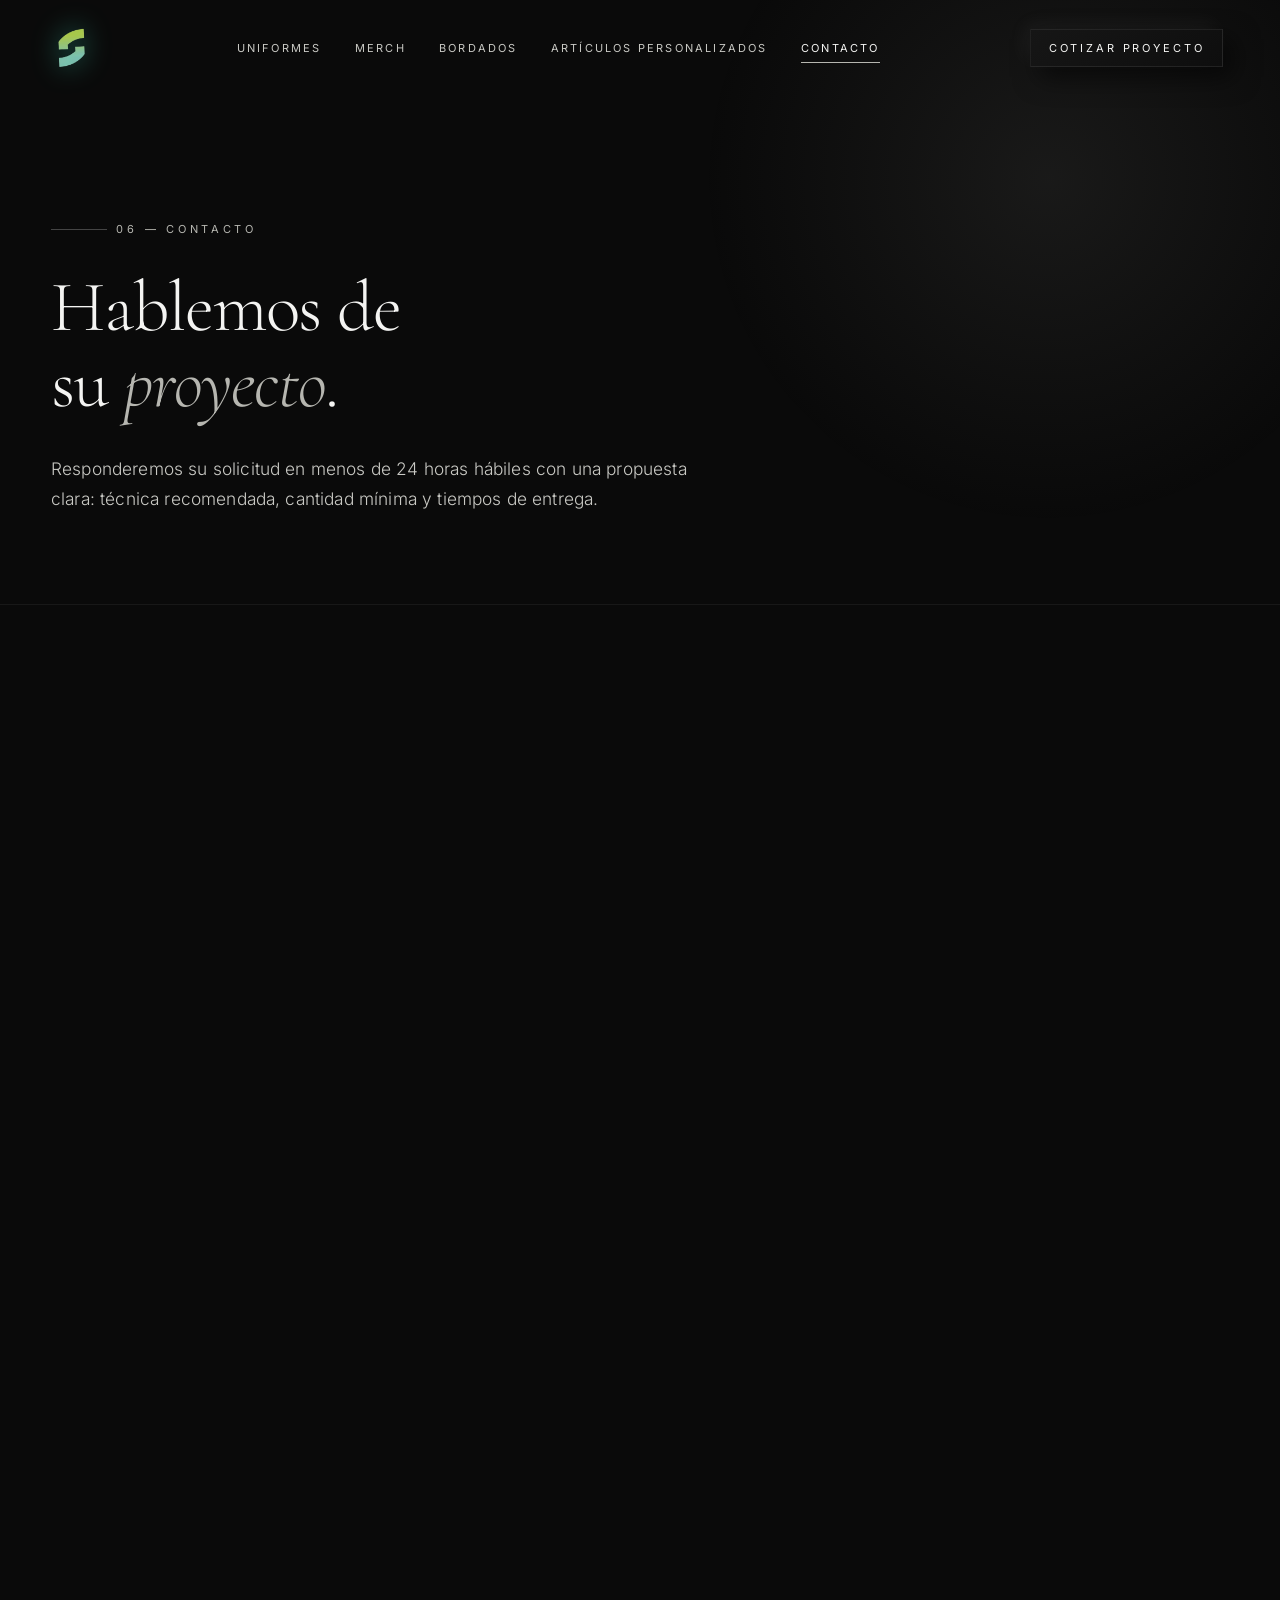
<file: contacto.html>
<!DOCTYPE html>
<html lang="es" class="no-js">
<head>
<meta charset="utf-8">
<meta name="viewport" content="width=device-width, initial-scale=1">
<title>Contacto | Sinergia en Textiles</title>
<meta name="description" content="Cotice uniformes, bordados y artículos personalizados en Costa Rica. Teléfono (+506) 6053-6545, WhatsApp y correo.">
<meta name="theme-color" content="#0a0a0a">
<link rel="canonical" href="https://www.sinergiaentextiles.com/contacto">
<link rel="icon" href="assets/favicon.png" type="image/png" sizes="48x48">

<meta property="og:type" content="website">
<meta property="og:locale" content="es_CR">
<meta property="og:site_name" content="Sinergia en Textiles">
<meta property="og:title" content="Contacto | Sinergia en Textiles">
<meta property="og:description" content="Cotice uniformes, bordados y artículos personalizados en Costa Rica. Teléfono (+506) 6053-6545, WhatsApp y correo.">
<meta property="og:url" content="https://www.sinergiaentextiles.com/contacto">
<meta name="twitter:card" content="summary_large_image">

<link rel="preload" href="assets/fonts/cormorant-garamond-300-2fed1d.woff2" as="font" type="font/woff2" crossorigin>
<link rel="preload" href="assets/fonts/inter-300-567244.woff2" as="font" type="font/woff2" crossorigin>
<link rel="stylesheet" href="css/fonts.css">
<link rel="stylesheet" href="css/styles.css">
<script type="application/ld+json">
{
  "@context": "https://schema.org",
  "@type": "Organization",
  "name": "Sinergia en Textiles",
  "alternateName": "Sinergia en Textiles Costa Rica",
  "url": "https://www.sinergiaentextiles.com/",
  "logo": "https://www.sinergiaentextiles.com/assets/Log_transparente.png",
  "foundingDate": "2013",
  "description": "Empresa costarricense especializada en uniformes empresariales, bordados, DTF y serigrafía desde 2013. Personalización textil de alto estándar para marcas B2B.",
  "address": {
    "@type": "PostalAddress",
    "addressLocality": "Guadalupe",
    "addressRegion": "San José",
    "addressCountry": "CR"
  },
  "contactPoint": {
    "@type": "ContactPoint",
    "telephone": "+506-6053-6545",
    "email": "sinergiaentextiles@gmail.com",
    "contactType": "sales",
    "areaServed": "CR",
    "availableLanguage": [
      "es"
    ]
  },
  "sameAs": [
    "https://www.instagram.com/sinergia_en_textiles/",
    "https://www.facebook.com/profile.php?id=61590457753115",
    "https://www.tiktok.com/@sinergia_en_textiles"
  ]
}
</script>
<script type="application/ld+json">
{
  "@context": "https://schema.org",
  "@type": "ContactPage",
  "name": "Contacto — Sinergia en Textiles",
  "url": "https://www.sinergiaentextiles.com/contacto.html",
  "inLanguage": "es-CR",
  "about": {
    "@type": "Organization",
    "name": "Sinergia en Textiles",
    "telephone": "+506-6053-6545",
    "email": "sinergiaentextiles@gmail.com"
  }
}
</script>
</head>

<body>
<a class="skip-link" href="#main">Saltar al contenido</a>

<!-- ============================ HEADER FLOTANTE ============================ -->
<header class="site-header" id="site-header">
  <div class="site-header__inner">
    <a class="brand" href="index.html">
      <img class="brand__mark" src="assets/Log_mark.webp" alt="Sinergia en Textiles" width="212" height="291" decoding="async">
    </a>

    <nav class="nav" aria-label="Navegación principal">
      <ul class="nav__list">
        <li><a class="nav__link" href="uniformes.html">Uniformes</a></li>
        <li><a class="nav__link" href="merch.html">Merch</a></li>
        <li><a class="nav__link" href="bordados.html">Bordados</a></li>
        <li><a class="nav__link" href="articulos-personalizados.html">Artículos Personalizados</a></li>
        <li><a class="nav__link" href="contacto.html" aria-current="page">Contacto</a></li>
      </ul>
    </nav>

    <div class="header-actions">
      <a class="btn btn--sm header-cta" href="contacto.html">Cotizar proyecto</a>
      <button class="nav-toggle" type="button" aria-expanded="false" aria-controls="nav-panel" aria-label="Abrir menú">
        <span class="nav-toggle__bar"></span>
        <span class="nav-toggle__bar"></span>
      </button>
    </div>
  </div>
</header>

<!-- Menú móvil -->
<div class="nav-panel" id="nav-panel" role="dialog" aria-modal="true" aria-label="Menú de navegación">
  <nav>
    <ul class="nav-panel__list">
      <li><a href="index.html"><span class="nav-panel__num">01</span> Inicio</a></li>
      <li><a href="uniformes.html"><span class="nav-panel__num">02</span> Uniformes</a></li>
      <li><a href="merch.html"><span class="nav-panel__num">03</span> Merch</a></li>
      <li><a href="bordados.html"><span class="nav-panel__num">04</span> Bordados</a></li>
      <li><a href="articulos-personalizados.html"><span class="nav-panel__num">05</span> Artículos</a></li>
      <li><a href="nosotros.html"><span class="nav-panel__num">06</span> Nosotros</a></li>
      <li><a href="contacto.html"><span class="nav-panel__num">07</span> Contacto</a></li>
    </ul>
  </nav>
  <div class="nav-panel__foot">
    <a href="tel:+50660536545">(+506) 6053-6545</a>
    <div class="social">
      <a class="social__link" href="https://www.instagram.com/sinergia_en_textiles/" target="_blank" rel="noopener" aria-label="Instagram de Sinergia en Textiles">
        <svg viewBox="0 0 24 24" aria-hidden="true"><path d="M12 2.2c3.2 0 3.6 0 4.9.1 1.2.1 1.8.2 2.2.4.6.2 1 .5 1.4.9.4.4.7.8.9 1.4.2.4.4 1 .4 2.2.1 1.3.1 1.7.1 4.9s0 3.6-.1 4.9c-.1 1.2-.2 1.8-.4 2.2-.2.6-.5 1-.9 1.4-.4.4-.8.7-1.4.9-.4.2-1 .4-2.2.4-1.3.1-1.7.1-4.9.1s-3.6 0-4.9-.1c-1.2-.1-1.8-.2-2.2-.4-.6-.2-1-.5-1.4-.9-.4-.4-.7-.8-.9-1.4-.2-.4-.4-1-.4-2.2C2.2 15.6 2.2 15.2 2.2 12s0-3.6.1-4.9c.1-1.2.2-1.8.4-2.2.2-.6.5-1 .9-1.4.4-.4.8-.7 1.4-.9.4-.2 1-.4 2.2-.4C8.4 2.2 8.8 2.2 12 2.2zm0 1.8c-3.1 0-3.5 0-4.7.1-1.1.1-1.7.2-2.1.4-.5.2-.9.4-1.2.8-.4.3-.6.7-.8 1.2-.2.4-.3 1-.4 2.1C2.7 9.8 2.7 10.2 2.7 12s0 2.2.1 3.4c.1 1.1.2 1.7.4 2.1.2.5.4.9.8 1.2.3.4.7.6 1.2.8.4.2 1 .3 2.1.4 1.2.1 1.6.1 4.7.1s3.5 0 4.7-.1c1.1-.1 1.7-.2 2.1-.4.5-.2.9-.4 1.2-.8.4-.3.6-.7.8-1.2.2-.4.3-1 .4-2.1.1-1.2.1-1.6.1-3.4s0-2.2-.1-3.4c-.1-1.1-.2-1.7-.4-2.1-.2-.5-.4-.9-.8-1.2-.3-.4-.7-.6-1.2-.8-.4-.2-1-.3-2.1-.4C15.5 4 15.1 4 12 4zm0 3.1a4.9 4.9 0 1 1 0 9.8 4.9 4.9 0 0 1 0-9.8zm0 8.1a3.2 3.2 0 1 0 0-6.4 3.2 3.2 0 0 0 0 6.4zm6.3-8.3a1.15 1.15 0 1 1-2.3 0 1.15 1.15 0 0 1 2.3 0z"/></svg>
      </a>
      <a class="social__link" href="https://www.facebook.com/profile.php?id=61590457753115&amp;locale=es_LA" target="_blank" rel="noopener" aria-label="Facebook de Sinergia en Textiles">
        <svg viewBox="0 0 24 24" aria-hidden="true"><path d="M13.5 21v-8h2.7l.4-3.1h-3.1V7.9c0-.9.25-1.5 1.55-1.5h1.65V3.6c-.29-.04-1.27-.12-2.41-.12-2.39 0-4.03 1.46-4.03 4.14v2.28H7.5V13h2.75v8h3.25z"/></svg>
      </a>
      <a class="social__link" href="https://www.tiktok.com/@sinergia_en_textiles" target="_blank" rel="noopener" aria-label="TikTok de Sinergia en Textiles">
        <svg viewBox="0 0 24 24" aria-hidden="true"><path d="M16.6 5.82A4.28 4.28 0 0 1 15.54 3h-3.09v12.4a2.59 2.59 0 0 1-2.59 2.5 2.59 2.59 0 1 1 .77-5.06v-3.1a5.66 5.66 0 0 0-.77-.05A5.66 5.66 0 1 0 15.54 15V9.42a7.35 7.35 0 0 0 4.3 1.38V7.7a4.28 4.28 0 0 1-3.24-1.88z"/></svg>
      </a>
    </div>
  </div>
</div>

<main id="main">

  <section class="page-hero">
    <div class="container page-hero__inner">
      <p class="eyebrow reveal">06 — Contacto</p>
      <h1 class="page-hero__title reveal" data-delay="1">Hablemos de su <em>proyecto</em>.</h1>
      <p class="lead reveal" data-delay="2">Responderemos su solicitud en menos de 24 horas hábiles con una propuesta clara: técnica recomendada, cantidad mínima y tiempos de entrega.</p>
      
    </div>
  </section>

  <section class="section" aria-labelledby="form-title">
    <div class="container">
      <div class="contact-grid">

        <div class="reveal">
          <p class="section__index">01 — Solicitud de cotización</p>
          <h2 id="form-title" style="margin-bottom:2rem;">Cuéntenos qué necesita.</h2>

          <form class="form" id="contact-form" novalidate>
            <div class="form__row">
              <div class="field">
                <label for="nombre">Nombre *</label>
                <input type="text" id="nombre" name="nombre" placeholder="Su nombre" required autocomplete="name">
              </div>
              <div class="field">
                <label for="empresa">Empresa</label>
                <input type="text" id="empresa" name="empresa" placeholder="Nombre de la empresa" autocomplete="organization">
              </div>
            </div>

            <div class="form__row">
              <div class="field">
                <label for="email">Correo electrónico *</label>
                <input type="email" id="email" name="email" placeholder="nombre@empresa.com" required autocomplete="email">
              </div>
              <div class="field">
                <label for="telefono">Teléfono</label>
                <input type="tel" id="telefono" name="telefono" placeholder="+506 0000 0000" autocomplete="tel">
              </div>
            </div>

            <div class="form__row">
              <div class="field">
                <label for="servicio">Servicio de interés</label>
                <select id="servicio" name="servicio">
                  <option value="uniformes">Uniformes corporativos</option>
                  <option value="merch">Merch y prendas de marca</option>
                  <option value="bordados">Bordado</option>
                  <option value="articulos">Artículos personalizados (DTF / serigrafía)</option>
                  <option value="otro">Otro / no lo sé todavía</option>
                </select>
              </div>
              <div class="field">
                <label for="cantidad">Cantidad estimada</label>
                <input type="text" id="cantidad" name="cantidad" placeholder="Ej. 50 unidades">
              </div>
            </div>

            <div class="field">
              <label for="mensaje">Mensaje *</label>
              <textarea id="mensaje" name="mensaje" placeholder="Describa su proyecto, fecha objetivo y cualquier detalle relevante." required></textarea>
            </div>

            <div class="hero__actions">
              <button class="btn btn--solid" type="submit">Enviar solicitud <span class="btn__arrow" aria-hidden="true">→</span></button>
              <a class="btn" href="https://wa.me/50660536545" target="_blank" rel="noopener">Escribir por WhatsApp</a>
            </div>

            <p class="form__status" id="form-status" role="status" aria-live="polite"></p>
            <p class="form__note">Sus datos se usan únicamente para responder esta solicitud.</p>
          </form>
        </div>

        <aside class="contact-aside reveal" data-delay="1">
          <div class="contact-cards">
            <a class="contact-card" href="tel:+50660536545">
              <span class="contact-card__label">Servicio al cliente</span>
              <span class="contact-card__value">(+506) 6053-6545</span>
            </a>
            <a class="contact-card" href="mailto:sinergiaentextiles@gmail.com">
              <span class="contact-card__label">Correo</span>
              <span class="contact-card__value">sinergiaentextiles@<wbr>gmail.com</span>
            </a>
            <a class="contact-card" href="https://maps.google.com/?q=Guadalupe+Costa+Rica+Pal%C3%AD+Novacentro" target="_blank" rel="noopener">
              <span class="contact-card__label">Distribuidor — Guadalupe</span>
              <span class="contact-card__value">100 este y 100 norte del Palí de Novacentro</span>
            </a>
          </div>

          <div style="margin-top:2.5rem; display:grid; gap:1.25rem;">
            <p class="footer__title">Síganos</p>
            <div class="social social--labelled">
              <a class="social__link" href="https://www.instagram.com/sinergia_en_textiles/" target="_blank" rel="noopener">
                <svg viewBox="0 0 24 24" aria-hidden="true"><path d="M12 2.2c3.2 0 3.6 0 4.9.1 1.2.1 1.8.2 2.2.4.6.2 1 .5 1.4.9.4.4.7.8.9 1.4.2.4.4 1 .4 2.2.1 1.3.1 1.7.1 4.9s0 3.6-.1 4.9c-.1 1.2-.2 1.8-.4 2.2-.2.6-.5 1-.9 1.4-.4.4-.8.7-1.4.9-.4.2-1 .4-2.2.4-1.3.1-1.7.1-4.9.1s-3.6 0-4.9-.1c-1.2-.1-1.8-.2-2.2-.4-.6-.2-1-.5-1.4-.9-.4-.4-.7-.8-.9-1.4-.2-.4-.4-1-.4-2.2C2.2 15.6 2.2 15.2 2.2 12s0-3.6.1-4.9c.1-1.2.2-1.8.4-2.2.2-.6.5-1 .9-1.4.4-.4.8-.7 1.4-.9.4-.2 1-.4 2.2-.4C8.4 2.2 8.8 2.2 12 2.2zm0 1.8c-3.1 0-3.5 0-4.7.1-1.1.1-1.7.2-2.1.4-.5.2-.9.4-1.2.8-.4.3-.6.7-.8 1.2-.2.4-.3 1-.4 2.1C2.7 9.8 2.7 10.2 2.7 12s0 2.2.1 3.4c.1 1.1.2 1.7.4 2.1.2.5.4.9.8 1.2.3.4.7.6 1.2.8.4.2 1 .3 2.1.4 1.2.1 1.6.1 4.7.1s3.5 0 4.7-.1c1.1-.1 1.7-.2 2.1-.4.5-.2.9-.4 1.2-.8.4-.3.6-.7.8-1.2.2-.4.3-1 .4-2.1.1-1.2.1-1.6.1-3.4s0-2.2-.1-3.4c-.1-1.1-.2-1.7-.4-2.1-.2-.5-.4-.9-.8-1.2-.3-.4-.7-.6-1.2-.8-.4-.2-1-.3-2.1-.4C15.5 4 15.1 4 12 4zm0 3.1a4.9 4.9 0 1 1 0 9.8 4.9 4.9 0 0 1 0-9.8zm0 8.1a3.2 3.2 0 1 0 0-6.4 3.2 3.2 0 0 0 0 6.4zm6.3-8.3a1.15 1.15 0 1 1-2.3 0 1.15 1.15 0 0 1 2.3 0z"/></svg>
                Instagram
              </a>
              <a class="social__link" href="https://www.facebook.com/profile.php?id=61590457753115&amp;locale=es_LA" target="_blank" rel="noopener">
                <svg viewBox="0 0 24 24" aria-hidden="true"><path d="M13.5 21v-8h2.7l.4-3.1h-3.1V7.9c0-.9.25-1.5 1.55-1.5h1.65V3.6c-.29-.04-1.27-.12-2.41-.12-2.39 0-4.03 1.46-4.03 4.14v2.28H7.5V13h2.75v8h3.25z"/></svg>
                Facebook
              </a>
              <a class="social__link" href="https://www.tiktok.com/@sinergia_en_textiles" target="_blank" rel="noopener">
                <svg viewBox="0 0 24 24" aria-hidden="true"><path d="M16.6 5.82A4.28 4.28 0 0 1 15.54 3h-3.09v12.4a2.59 2.59 0 0 1-2.59 2.5 2.59 2.59 0 1 1 .77-5.06v-3.1a5.66 5.66 0 0 0-.77-.05A5.66 5.66 0 1 0 15.54 15V9.42a7.35 7.35 0 0 0 4.3 1.38V7.7a4.28 4.28 0 0 1-3.24-1.88z"/></svg>
                TikTok
              </a>
            </div>
          </div>
        </aside>

      </div>
    </div>
  </section>

  <section class="section section--tight section--line" aria-labelledby="proceso-02">
    <div class="container">
      <header class="section__head reveal">
        <div>
          <p class="section__index">02 — Proceso</p>
          <h2 class="section__title" id="proceso-02">Qué ocurre después de enviar</h2>
        </div>
      </header>
      <div class="process">
        <article class="process__step reveal" data-delay="0">
          <span class="process__num">01</span>
          <div>
            <h3>Recibimos su solicitud</h3>
            <p>Confirmación inmediata por correo con el número de caso.</p>
          </div>
        </article>
        <article class="process__step reveal" data-delay="1">
          <span class="process__num">02</span>
          <div>
            <h3>Llamada de alcance</h3>
            <p>Cantidades, técnica, tallas y fecha objetivo.</p>
          </div>
        </article>
        <article class="process__step reveal" data-delay="2">
          <span class="process__num">03</span>
          <div>
            <h3>Propuesta formal</h3>
            <p>Presupuesto detallado con muestra de referencia.</p>
          </div>
        </article>
        <article class="process__step reveal" data-delay="0">
          <span class="process__num">04</span>
          <div>
            <h3>Producción</h3>
            <p>Aprobación y arranque con seguimiento hasta la entrega.</p>
          </div>
        </article>
      </div>
    </div>
  </section>

  <section class="cta-band" aria-labelledby="cta-title">
    <div class="cta-band__inner reveal">
      <p class="eyebrow eyebrow--plain">Siguiente paso</p>
      <h2 id="cta-title">También atendemos por WhatsApp.</h2>
      <p>Si prefiere una respuesta inmediata, escríbanos y lo atendemos en horario de oficina.</p>
      <div class="hero__actions">
        <a class="btn btn--solid" href="https://wa.me/50660536545">Abrir WhatsApp <span class="btn__arrow" aria-hidden="true">→</span></a>
        <a class="btn" href="nosotros.html">Conocer la empresa</a>
      </div>
    </div>
  </section>

</main>

<!-- ================================ FOOTER ================================ -->
<footer class="site-footer">
  <div class="container">
    <div class="footer__top">
      <div class="footer__brand">
        <img class="footer__logo" src="assets/Log_fondo_negro.png" alt="Sinergia en Textiles" width="554" height="541" loading="lazy" decoding="async">
        <p class="footer__tagline">
          Uniformes, bordados y personalización textil para empresas que cuidan cada detalle de su imagen.
        </p>
        <div class="social" aria-label="Redes sociales">
          <a class="social__link" href="https://www.instagram.com/sinergia_en_textiles/" target="_blank" rel="noopener" aria-label="Instagram">
            <svg viewBox="0 0 24 24" aria-hidden="true"><path d="M12 2.2c3.2 0 3.6 0 4.9.1 1.2.1 1.8.2 2.2.4.6.2 1 .5 1.4.9.4.4.7.8.9 1.4.2.4.4 1 .4 2.2.1 1.3.1 1.7.1 4.9s0 3.6-.1 4.9c-.1 1.2-.2 1.8-.4 2.2-.2.6-.5 1-.9 1.4-.4.4-.8.7-1.4.9-.4.2-1 .4-2.2.4-1.3.1-1.7.1-4.9.1s-3.6 0-4.9-.1c-1.2-.1-1.8-.2-2.2-.4-.6-.2-1-.5-1.4-.9-.4-.4-.7-.8-.9-1.4-.2-.4-.4-1-.4-2.2C2.2 15.6 2.2 15.2 2.2 12s0-3.6.1-4.9c.1-1.2.2-1.8.4-2.2.2-.6.5-1 .9-1.4.4-.4.8-.7 1.4-.9.4-.2 1-.4 2.2-.4C8.4 2.2 8.8 2.2 12 2.2zm0 1.8c-3.1 0-3.5 0-4.7.1-1.1.1-1.7.2-2.1.4-.5.2-.9.4-1.2.8-.4.3-.6.7-.8 1.2-.2.4-.3 1-.4 2.1C2.7 9.8 2.7 10.2 2.7 12s0 2.2.1 3.4c.1 1.1.2 1.7.4 2.1.2.5.4.9.8 1.2.3.4.7.6 1.2.8.4.2 1 .3 2.1.4 1.2.1 1.6.1 4.7.1s3.5 0 4.7-.1c1.1-.1 1.7-.2 2.1-.4.5-.2.9-.4 1.2-.8.4-.3.6-.7.8-1.2.2-.4.3-1 .4-2.1.1-1.2.1-1.6.1-3.4s0-2.2-.1-3.4c-.1-1.1-.2-1.7-.4-2.1-.2-.5-.4-.9-.8-1.2-.3-.4-.7-.6-1.2-.8-.4-.2-1-.3-2.1-.4C15.5 4 15.1 4 12 4zm0 3.1a4.9 4.9 0 1 1 0 9.8 4.9 4.9 0 0 1 0-9.8zm0 8.1a3.2 3.2 0 1 0 0-6.4 3.2 3.2 0 0 0 0 6.4zm6.3-8.3a1.15 1.15 0 1 1-2.3 0 1.15 1.15 0 0 1 2.3 0z"/></svg>
          </a>
          <a class="social__link" href="https://www.facebook.com/profile.php?id=61590457753115&amp;locale=es_LA" target="_blank" rel="noopener" aria-label="Facebook">
            <svg viewBox="0 0 24 24" aria-hidden="true"><path d="M13.5 21v-8h2.7l.4-3.1h-3.1V7.9c0-.9.25-1.5 1.55-1.5h1.65V3.6c-.29-.04-1.27-.12-2.41-.12-2.39 0-4.03 1.46-4.03 4.14v2.28H7.5V13h2.75v8h3.25z"/></svg>
          </a>
          <a class="social__link" href="https://www.tiktok.com/@sinergia_en_textiles" target="_blank" rel="noopener" aria-label="TikTok">
            <svg viewBox="0 0 24 24" aria-hidden="true"><path d="M16.6 5.82A4.28 4.28 0 0 1 15.54 3h-3.09v12.4a2.59 2.59 0 0 1-2.59 2.5 2.59 2.59 0 1 1 .77-5.06v-3.1a5.66 5.66 0 0 0-.77-.05A5.66 5.66 0 1 0 15.54 15V9.42a7.35 7.35 0 0 0 4.3 1.38V7.7a4.28 4.28 0 0 1-3.24-1.88z"/></svg>
          </a>
        </div>
      </div>

      <div class="footer__cols">
        <div class="footer__col">
          <h2 class="footer__title">Colecciones</h2>
          <div class="footer__links">
            <a href="uniformes.html">Uniformes</a>
            <a href="merch.html">Merch</a>
            <a href="bordados.html">Bordados</a>
            <a href="articulos-personalizados.html">Artículos personalizados</a>
          </div>
        </div>

        <div class="footer__col">
          <h2 class="footer__title">Empresa</h2>
          <div class="footer__links">
            <a href="nosotros.html">Nosotros</a>
            <a href="index.html#productos-title">Productos top</a>
            <a href="index.html#valor-title">Propuesta de valor</a>
            <a href="contacto.html">Contacto</a>
          </div>
        </div>

        <div class="footer__col">
          <h2 class="footer__title">Contacto</h2>
          <div class="footer__links">
            <a href="tel:+50660536545">(+506) 6053-6545</a>
            <a href="mailto:sinergiaentextiles@gmail.com">sinergiaentextiles@<wbr>gmail.com</a>
            <a href="https://wa.me/50660536545" target="_blank" rel="noopener">WhatsApp directo</a>
            <span class="muted">Guadalupe — 100 este y 100 norte del Palí de Novacentro</span>
          </div>
        </div>
      </div>
    </div>

    <div class="footer__bottom">
      <span>© <span data-year>2026</span> Sinergia en Textiles</span>
      <div class="footer__legal">
        <span>Costa Rica</span>
        <span>Producción textil B2B</span>
        <span>Desde 2013</span>
      </div>
    </div>
  </div>
</footer>

<script src="js/main.js" defer></script>
</body>
</html>
</file>
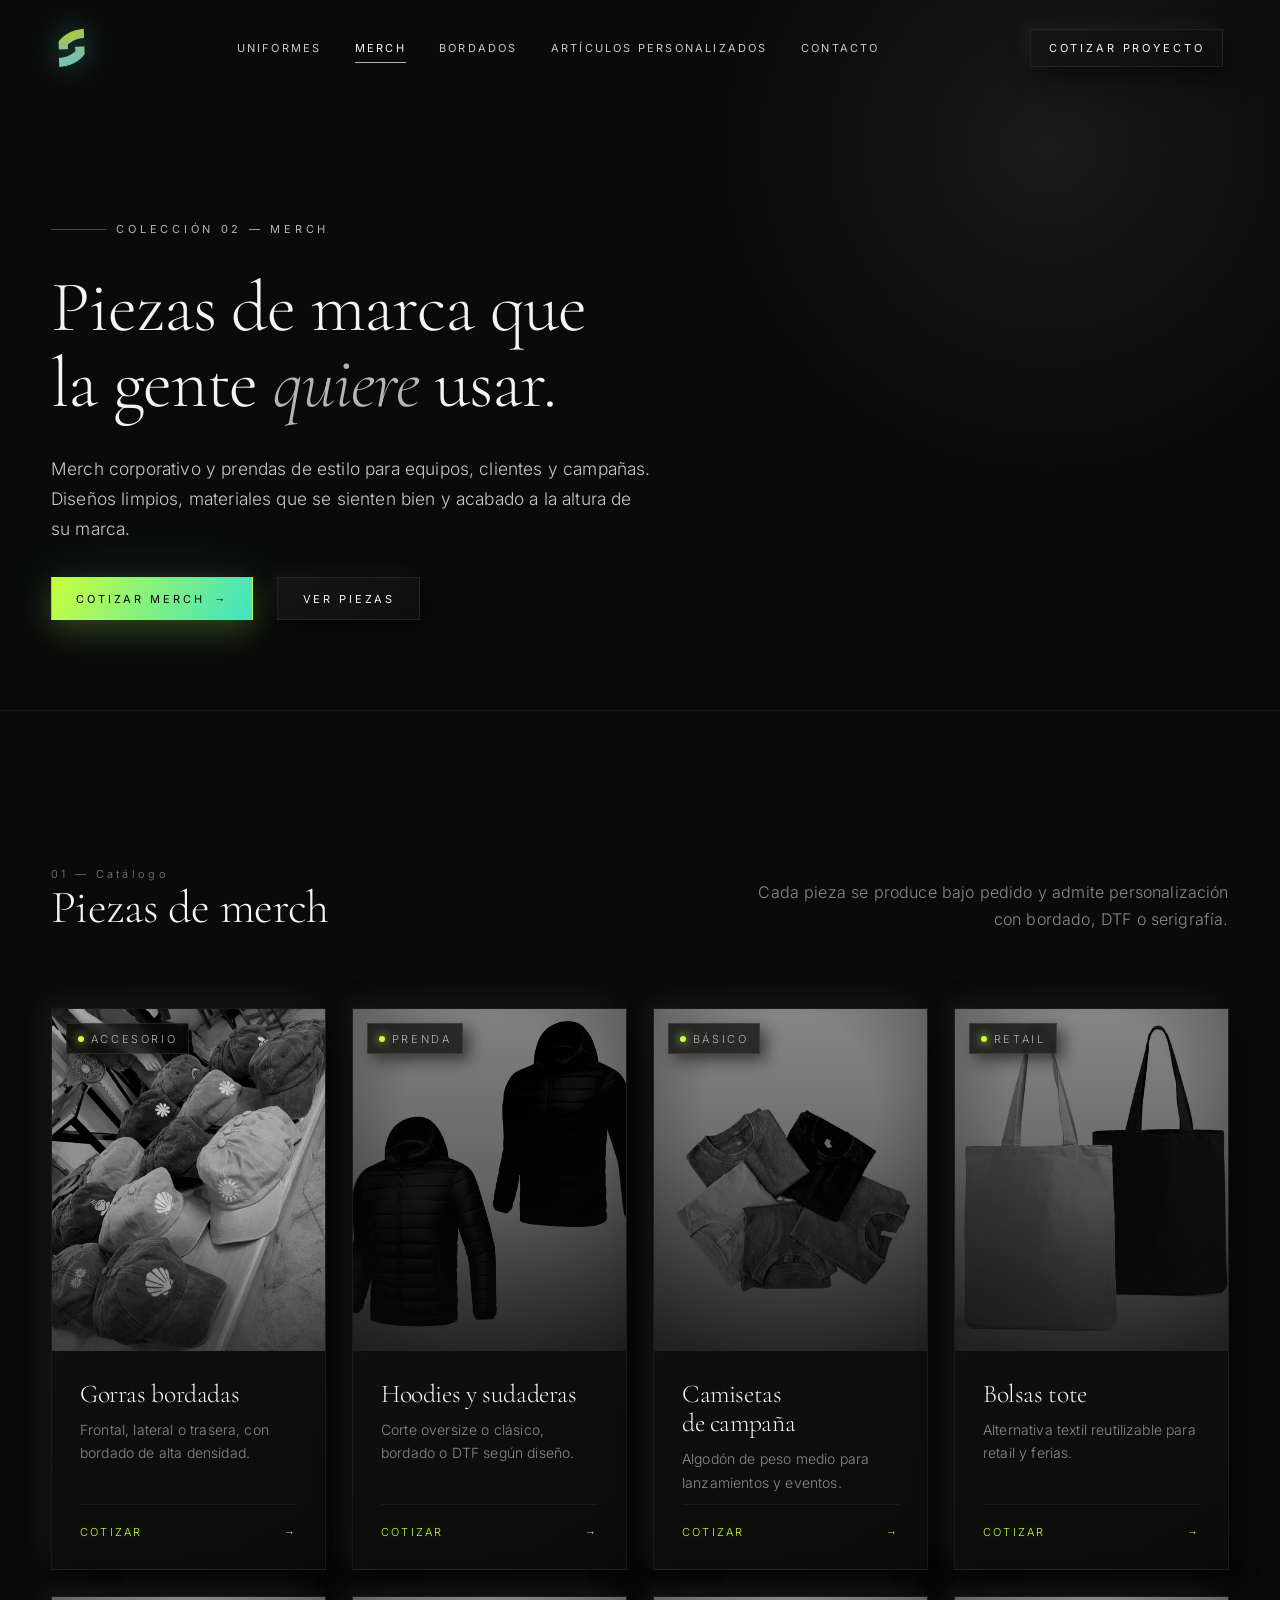
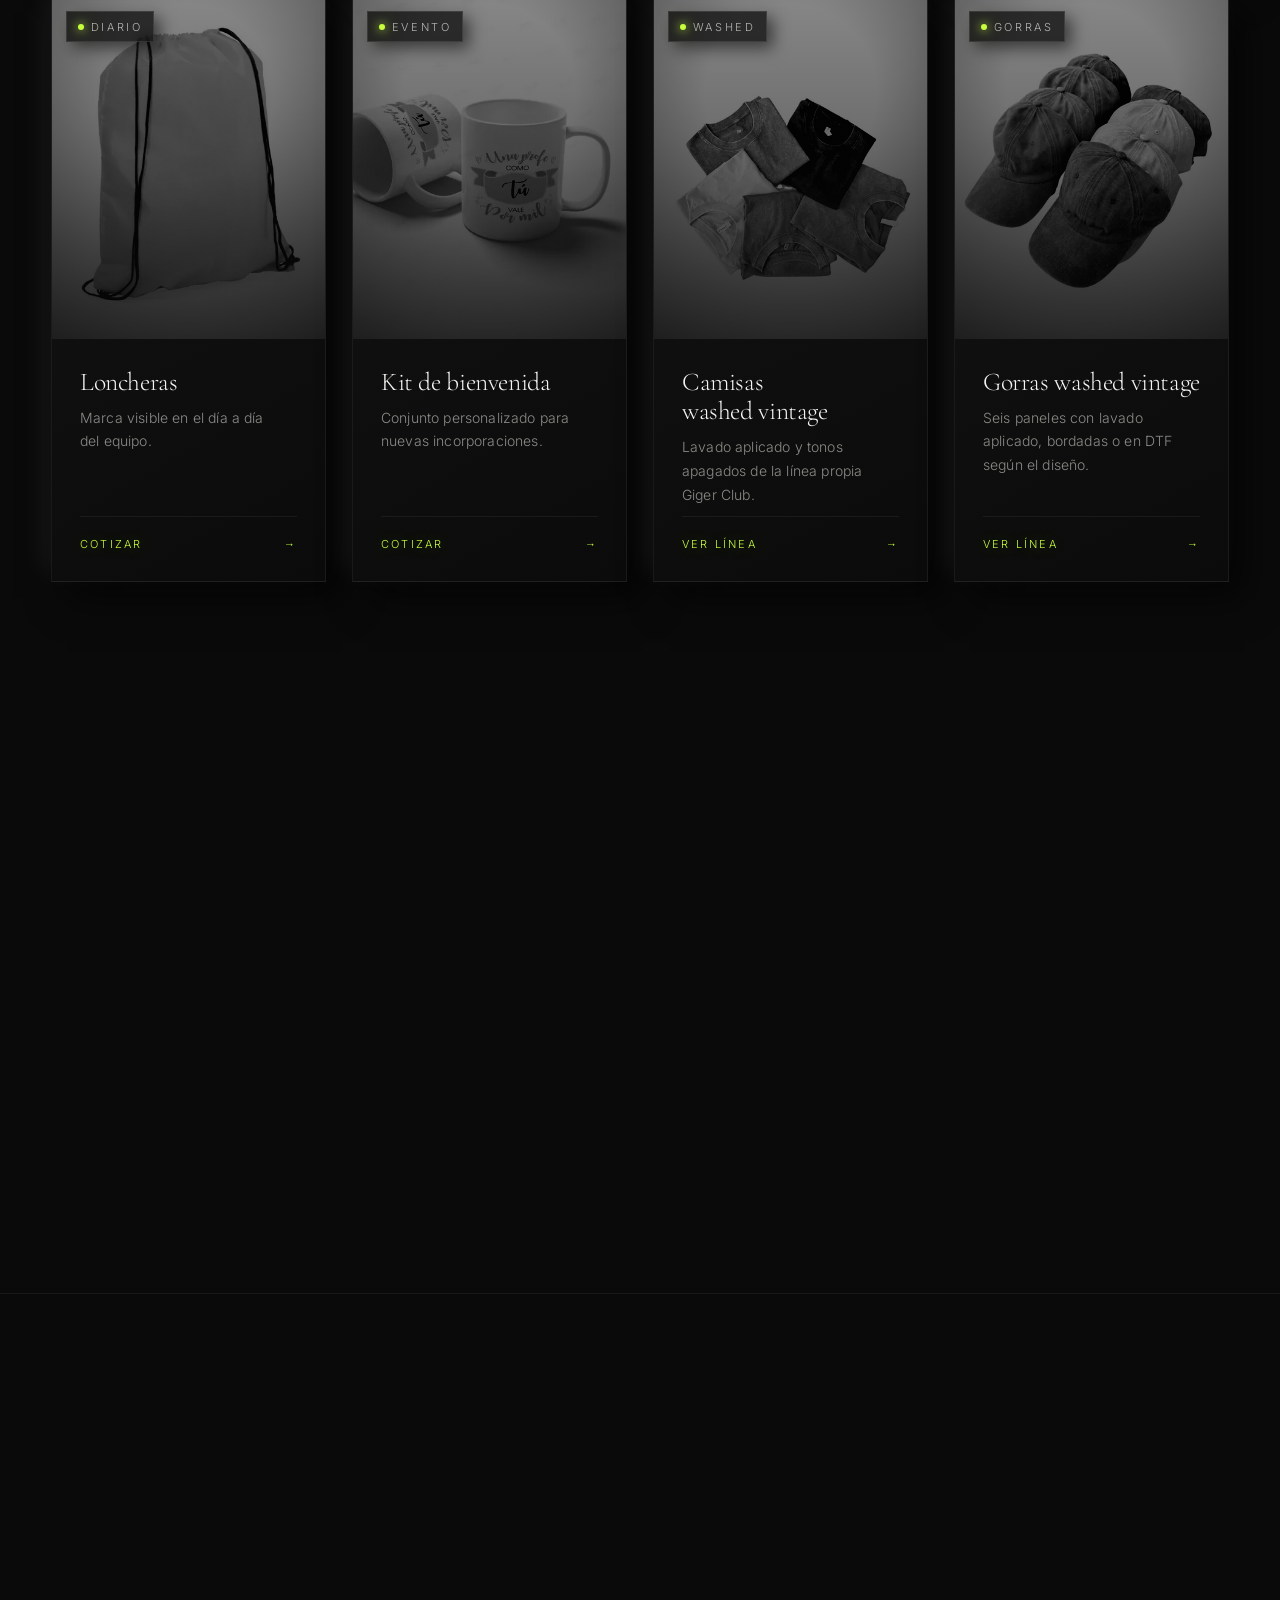
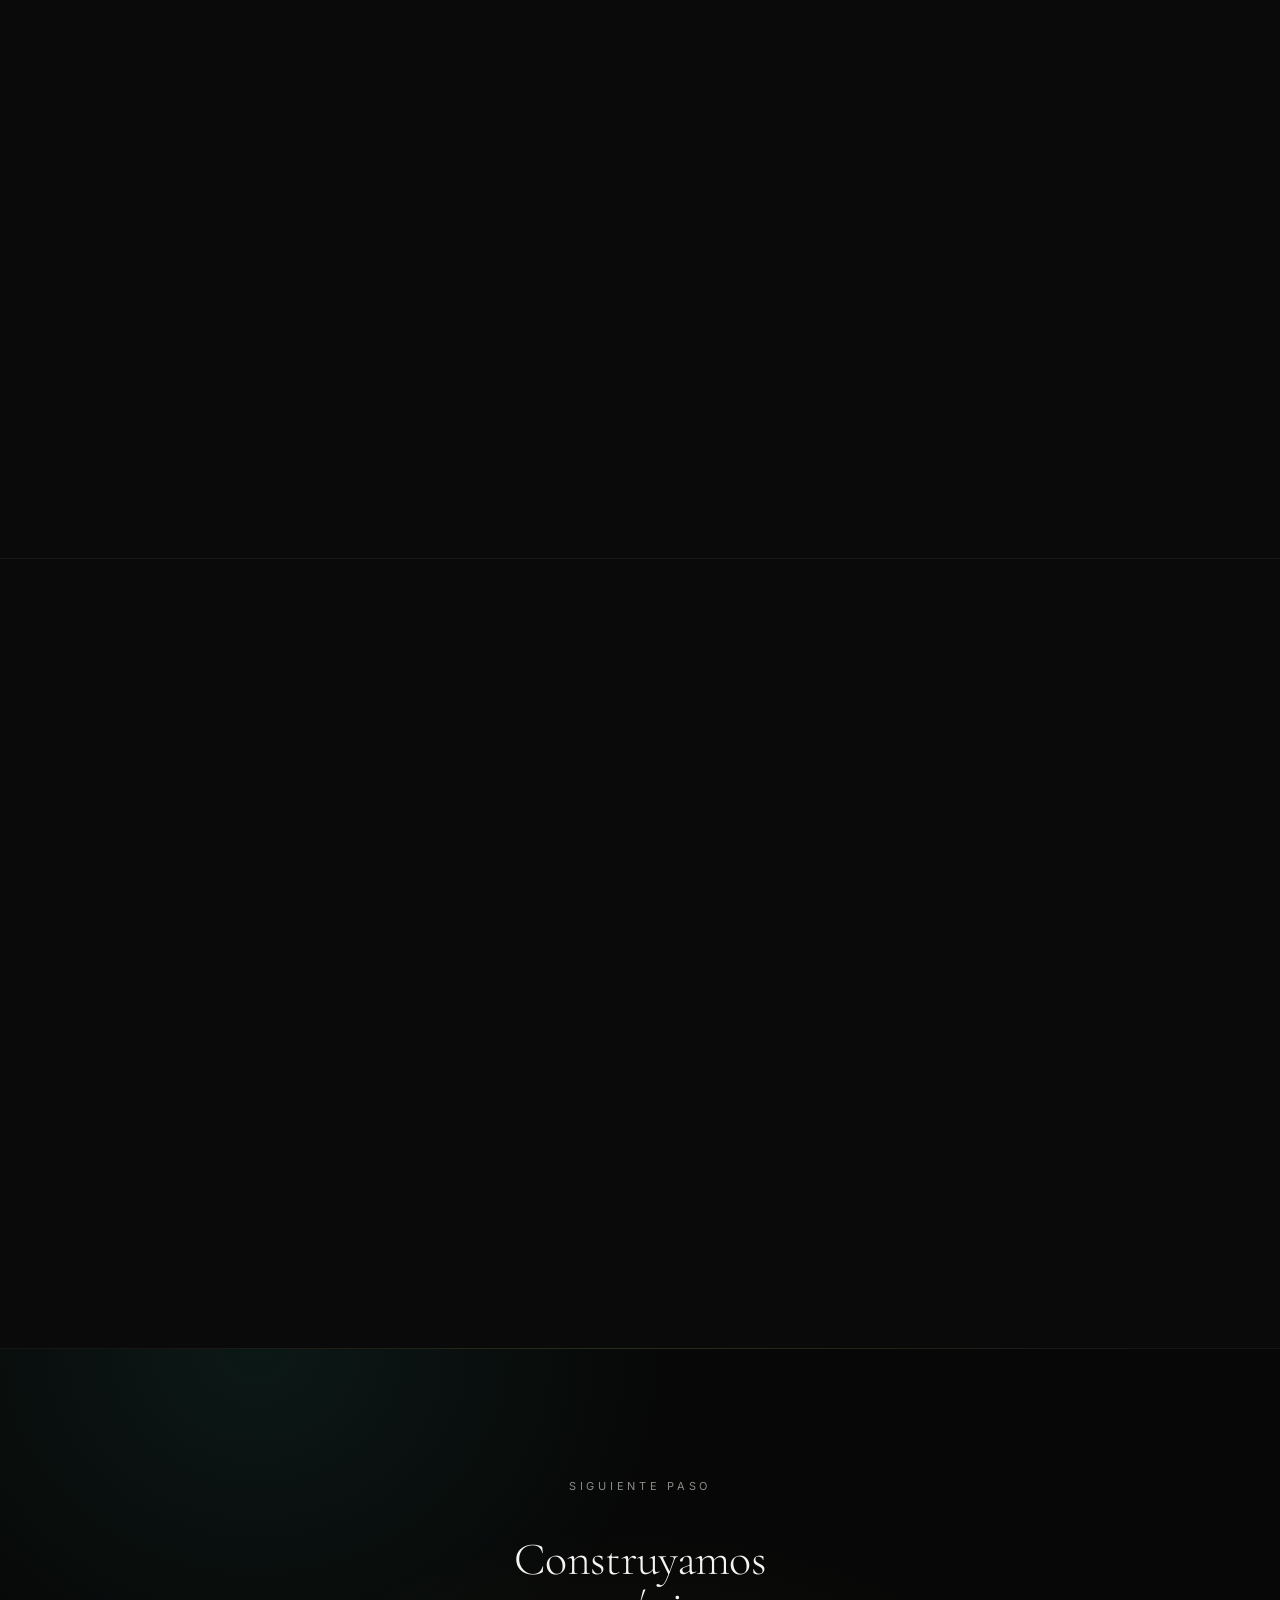
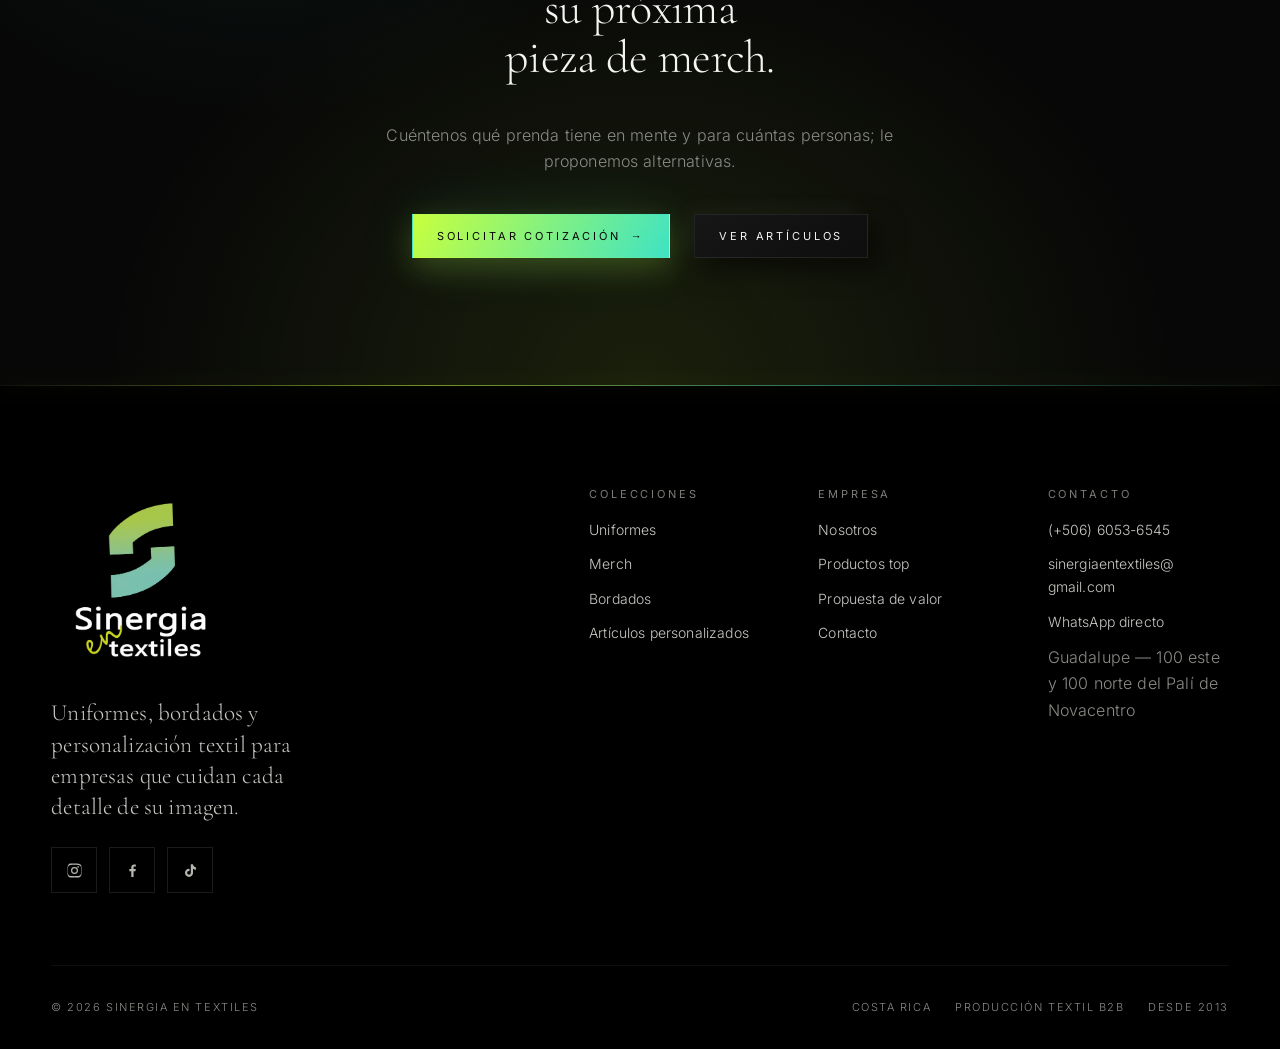
<file: merch.html>
<!DOCTYPE html>
<html lang="es" class="no-js">
<head>
<meta charset="utf-8">
<meta name="viewport" content="width=device-width, initial-scale=1">
<title>Merch y artículos de marca | Sinergia en Textiles</title>
<meta name="description" content="Gorras, hoodies, bolsos y loncheras personalizados con bordado, DTF o serigrafía para equipos y campañas de marca.">
<meta name="theme-color" content="#0a0a0a">
<link rel="canonical" href="https://www.sinergiaentextiles.com/merch">
<link rel="icon" href="assets/favicon.png" type="image/png" sizes="48x48">

<meta property="og:type" content="website">
<meta property="og:locale" content="es_CR">
<meta property="og:site_name" content="Sinergia en Textiles">
<meta property="og:title" content="Merch y artículos de marca | Sinergia en Textiles">
<meta property="og:description" content="Gorras, hoodies, bolsos y loncheras personalizados con bordado, DTF o serigrafía para equipos y campañas de marca.">
<meta property="og:url" content="https://www.sinergiaentextiles.com/merch">
<meta name="twitter:card" content="summary_large_image">

<link rel="preload" href="assets/fonts/cormorant-garamond-300-2fed1d.woff2" as="font" type="font/woff2" crossorigin>
<link rel="preload" href="assets/fonts/inter-300-567244.woff2" as="font" type="font/woff2" crossorigin>
<link rel="stylesheet" href="css/fonts.css">
<link rel="stylesheet" href="css/styles.css">
</head>

<body>
<a class="skip-link" href="#main">Saltar al contenido</a>

<!-- ============================ HEADER FLOTANTE ============================ -->
<header class="site-header" id="site-header">
  <div class="site-header__inner">
    <a class="brand" href="index.html">
      <img class="brand__mark" src="assets/Log_mark.webp" alt="Sinergia en Textiles" width="212" height="291" decoding="async">
    </a>

    <nav class="nav" aria-label="Navegación principal">
      <ul class="nav__list">
        <li><a class="nav__link" href="uniformes.html">Uniformes</a></li>
        <li><a class="nav__link" href="merch.html" aria-current="page">Merch</a></li>
        <li><a class="nav__link" href="bordados.html">Bordados</a></li>
        <li><a class="nav__link" href="articulos-personalizados.html">Artículos Personalizados</a></li>
        <li><a class="nav__link" href="contacto.html">Contacto</a></li>
      </ul>
    </nav>

    <div class="header-actions">
      <a class="btn btn--sm header-cta" href="contacto.html">Cotizar proyecto</a>
      <button class="nav-toggle" type="button" aria-expanded="false" aria-controls="nav-panel" aria-label="Abrir menú">
        <span class="nav-toggle__bar"></span>
        <span class="nav-toggle__bar"></span>
      </button>
    </div>
  </div>
</header>

<!-- Menú móvil -->
<div class="nav-panel" id="nav-panel" role="dialog" aria-modal="true" aria-label="Menú de navegación">
  <nav>
    <ul class="nav-panel__list">
      <li><a href="index.html"><span class="nav-panel__num">01</span> Inicio</a></li>
      <li><a href="uniformes.html"><span class="nav-panel__num">02</span> Uniformes</a></li>
      <li><a href="merch.html"><span class="nav-panel__num">03</span> Merch</a></li>
      <li><a href="bordados.html"><span class="nav-panel__num">04</span> Bordados</a></li>
      <li><a href="articulos-personalizados.html"><span class="nav-panel__num">05</span> Artículos</a></li>
      <li><a href="nosotros.html"><span class="nav-panel__num">06</span> Nosotros</a></li>
      <li><a href="contacto.html"><span class="nav-panel__num">07</span> Contacto</a></li>
    </ul>
  </nav>
  <div class="nav-panel__foot">
    <a href="tel:+50660536545">(+506) 6053-6545</a>
    <div class="social">
      <a class="social__link" href="https://www.instagram.com/sinergia_en_textiles/" target="_blank" rel="noopener" aria-label="Instagram de Sinergia en Textiles">
        <svg viewBox="0 0 24 24" aria-hidden="true"><path d="M12 2.2c3.2 0 3.6 0 4.9.1 1.2.1 1.8.2 2.2.4.6.2 1 .5 1.4.9.4.4.7.8.9 1.4.2.4.4 1 .4 2.2.1 1.3.1 1.7.1 4.9s0 3.6-.1 4.9c-.1 1.2-.2 1.8-.4 2.2-.2.6-.5 1-.9 1.4-.4.4-.8.7-1.4.9-.4.2-1 .4-2.2.4-1.3.1-1.7.1-4.9.1s-3.6 0-4.9-.1c-1.2-.1-1.8-.2-2.2-.4-.6-.2-1-.5-1.4-.9-.4-.4-.7-.8-.9-1.4-.2-.4-.4-1-.4-2.2C2.2 15.6 2.2 15.2 2.2 12s0-3.6.1-4.9c.1-1.2.2-1.8.4-2.2.2-.6.5-1 .9-1.4.4-.4.8-.7 1.4-.9.4-.2 1-.4 2.2-.4C8.4 2.2 8.8 2.2 12 2.2zm0 1.8c-3.1 0-3.5 0-4.7.1-1.1.1-1.7.2-2.1.4-.5.2-.9.4-1.2.8-.4.3-.6.7-.8 1.2-.2.4-.3 1-.4 2.1C2.7 9.8 2.7 10.2 2.7 12s0 2.2.1 3.4c.1 1.1.2 1.7.4 2.1.2.5.4.9.8 1.2.3.4.7.6 1.2.8.4.2 1 .3 2.1.4 1.2.1 1.6.1 4.7.1s3.5 0 4.7-.1c1.1-.1 1.7-.2 2.1-.4.5-.2.9-.4 1.2-.8.4-.3.6-.7.8-1.2.2-.4.3-1 .4-2.1.1-1.2.1-1.6.1-3.4s0-2.2-.1-3.4c-.1-1.1-.2-1.7-.4-2.1-.2-.5-.4-.9-.8-1.2-.3-.4-.7-.6-1.2-.8-.4-.2-1-.3-2.1-.4C15.5 4 15.1 4 12 4zm0 3.1a4.9 4.9 0 1 1 0 9.8 4.9 4.9 0 0 1 0-9.8zm0 8.1a3.2 3.2 0 1 0 0-6.4 3.2 3.2 0 0 0 0 6.4zm6.3-8.3a1.15 1.15 0 1 1-2.3 0 1.15 1.15 0 0 1 2.3 0z"/></svg>
      </a>
      <a class="social__link" href="https://www.facebook.com/profile.php?id=61590457753115&amp;locale=es_LA" target="_blank" rel="noopener" aria-label="Facebook de Sinergia en Textiles">
        <svg viewBox="0 0 24 24" aria-hidden="true"><path d="M13.5 21v-8h2.7l.4-3.1h-3.1V7.9c0-.9.25-1.5 1.55-1.5h1.65V3.6c-.29-.04-1.27-.12-2.41-.12-2.39 0-4.03 1.46-4.03 4.14v2.28H7.5V13h2.75v8h3.25z"/></svg>
      </a>
      <a class="social__link" href="https://www.tiktok.com/@sinergia_en_textiles" target="_blank" rel="noopener" aria-label="TikTok de Sinergia en Textiles">
        <svg viewBox="0 0 24 24" aria-hidden="true"><path d="M16.6 5.82A4.28 4.28 0 0 1 15.54 3h-3.09v12.4a2.59 2.59 0 0 1-2.59 2.5 2.59 2.59 0 1 1 .77-5.06v-3.1a5.66 5.66 0 0 0-.77-.05A5.66 5.66 0 1 0 15.54 15V9.42a7.35 7.35 0 0 0 4.3 1.38V7.7a4.28 4.28 0 0 1-3.24-1.88z"/></svg>
      </a>
    </div>
  </div>
</div>

<main id="main">

  <section class="page-hero">
    <div class="container page-hero__inner">
      <p class="eyebrow reveal">Colección 02 — Merch</p>
      <h1 class="page-hero__title reveal" data-delay="1">Piezas de marca que la gente <em>quiere</em> usar.</h1>
      <p class="lead reveal" data-delay="2">Merch corporativo y prendas de estilo para equipos, clientes y campañas. Diseños limpios, materiales que se sienten bien y acabado a la altura de su marca.</p>
      <div class="hero__actions reveal" data-delay="3"><a class="btn btn--solid" href="contacto.html">Cotizar merch <span class="btn__arrow" aria-hidden="true">→</span></a><a class="btn" href="#coleccion-merch">Ver piezas</a></div>
    </div>
  </section>

  <section class="section" aria-labelledby="coleccion-merch">
    <div class="container">
      <header class="section__head section__head--split reveal">
        <div>
          <p class="section__index">01 — Catálogo</p>
          <h2 class="section__title" id="coleccion-merch">Piezas de merch</h2>
        </div>
        <p class="section__intro">Cada pieza se produce bajo pedido y admite personalización con bordado, DTF o serigrafía.</p>
      </header>
      <div class="collection">
        <article class="card reveal" data-tilt="6">
          <div class="card__media">
            <span class="tag card__tag">Accesorio</span>
            <img src="assets/img/prod-gorra-bordada.webp" srcset="assets/img/prod-gorra-bordada-450.webp 450w, assets/img/prod-gorra-bordada.webp 900w" sizes="(min-width: 1000px) 30vw, (min-width: 640px) 46vw, 92vw" alt="Gorras bordadas con logotipo" width="900" height="1125" loading="lazy" decoding="async">
          </div>
          <div class="card__body">
            <h3 class="card__title">Gorras bordadas</h3>
            <p class="card__text">Frontal, lateral o trasera, con bordado de alta densidad.</p>
            <div class="card__foot">
              <span>Cotizar</span>
              <span class="card__arrow" aria-hidden="true">→</span>
            </div>
          </div>
          <a class="card__link" href="contacto.html"><span class="sr-only">Cotizar Gorras bordadas</span></a>
        </article>
        <article class="card card--studio reveal" data-delay="2" data-tilt="6">
          <div class="card__media">
            <span class="tag card__tag">Prenda</span>
            <img src="assets/img/prod-jacket.webp" srcset="assets/img/prod-jacket-450.webp 450w, assets/img/prod-jacket.webp 900w" sizes="(min-width: 1000px) 30vw, (min-width: 640px) 46vw, 92vw" alt="Hoodies y sudaderas personalizadas" width="900" height="1125" loading="lazy" decoding="async">
          </div>
          <div class="card__body">
            <h3 class="card__title">Hoodies y sudaderas</h3>
            <p class="card__text">Corte oversize o clásico, bordado o DTF según diseño.</p>
            <div class="card__foot">
              <span>Cotizar</span>
              <span class="card__arrow" aria-hidden="true">→</span>
            </div>
          </div>
          <a class="card__link" href="contacto.html"><span class="sr-only">Cotizar Hoodies y sudaderas</span></a>
        </article>
        <article class="card card--studio reveal" data-delay="3" data-tilt="6">
          <div class="card__media">
            <span class="tag card__tag">Básico</span>
            <img src="assets/img/prod-washed.webp" srcset="assets/img/prod-washed-450.webp 450w, assets/img/prod-washed.webp 900w" sizes="(min-width: 1000px) 30vw, (min-width: 640px) 46vw, 92vw" alt="Camisetas washed vintage de campaña" width="900" height="1125" loading="lazy" decoding="async">
          </div>
          <div class="card__body">
            <h3 class="card__title">Camisetas de campaña</h3>
            <p class="card__text">Algodón de peso medio para lanzamientos y eventos.</p>
            <div class="card__foot">
              <span>Cotizar</span>
              <span class="card__arrow" aria-hidden="true">→</span>
            </div>
          </div>
          <a class="card__link" href="contacto.html"><span class="sr-only">Cotizar Camisetas de campaña</span></a>
        </article>
        <article class="card card--studio reveal" data-tilt="6">
          <div class="card__media">
            <span class="tag card__tag">Retail</span>
            <img src="assets/img/art-tote.webp" srcset="assets/img/art-tote-450.webp 450w, assets/img/art-tote.webp 900w" sizes="(min-width: 1000px) 30vw, (min-width: 640px) 46vw, 92vw" alt="Bolsas tote personalizadas con la marca" width="900" height="1125" loading="lazy" decoding="async">
          </div>
          <div class="card__body">
            <h3 class="card__title">Bolsas tote</h3>
            <p class="card__text">Alternativa textil reutilizable para retail y ferias.</p>
            <div class="card__foot">
              <span>Cotizar</span>
              <span class="card__arrow" aria-hidden="true">→</span>
            </div>
          </div>
          <a class="card__link" href="contacto.html"><span class="sr-only">Cotizar Bolsas tote</span></a>
        </article>
        <article class="card card--studio reveal" data-delay="2" data-tilt="6">
          <div class="card__media">
            <span class="tag card__tag">Diario</span>
            <img src="assets/img/art-bolso.webp" srcset="assets/img/art-bolso-450.webp 450w, assets/img/art-bolso.webp 900w" sizes="(min-width: 1000px) 30vw, (min-width: 640px) 46vw, 92vw" alt="Loncheras y bolsos promocionales" width="900" height="1125" loading="lazy" decoding="async">
          </div>
          <div class="card__body">
            <h3 class="card__title">Loncheras</h3>
            <p class="card__text">Marca visible en el día a día del equipo.</p>
            <div class="card__foot">
              <span>Cotizar</span>
              <span class="card__arrow" aria-hidden="true">→</span>
            </div>
          </div>
          <a class="card__link" href="contacto.html"><span class="sr-only">Cotizar Loncheras</span></a>
        </article>
        <article class="card card--studio reveal" data-delay="3" data-tilt="6">
          <div class="card__media">
            <span class="tag card__tag">Evento</span>
            <img src="assets/img/art-taza.webp" srcset="assets/img/art-taza-450.webp 450w, assets/img/art-taza.webp 900w" sizes="(min-width: 1000px) 30vw, (min-width: 640px) 46vw, 92vw" alt="Kit de bienvenida con taza sublimada" width="900" height="1125" loading="lazy" decoding="async">
          </div>
          <div class="card__body">
            <h3 class="card__title">Kit de bienvenida</h3>
            <p class="card__text">Conjunto personalizado para nuevas incorporaciones.</p>
            <div class="card__foot">
              <span>Cotizar</span>
              <span class="card__arrow" aria-hidden="true">→</span>
            </div>
          </div>
          <a class="card__link" href="contacto.html"><span class="sr-only">Cotizar Kit de bienvenida</span></a>
        </article>
        <article class="card card--studio reveal" data-delay="1" data-tilt="6">
          <div class="card__media">
            <span class="tag card__tag">Washed</span>
            <img src="assets/img/prod-washed.webp" srcset="assets/img/prod-washed-450.webp 450w, assets/img/prod-washed.webp 900w" sizes="(min-width: 1000px) 30vw, (min-width: 640px) 46vw, 92vw" alt="Camisas washed vintage de la línea Giger Club" width="900" height="1125" loading="lazy" decoding="async">
          </div>
          <div class="card__body">
            <h3 class="card__title">Camisas washed vintage</h3>
            <p class="card__text">Lavado aplicado y tonos apagados de la línea propia Giger Club.</p>
            <div class="card__foot">
              <span>Ver línea</span>
              <span class="card__arrow" aria-hidden="true">→</span>
            </div>
          </div>
          <a class="card__link" href="#giger-club"><span class="sr-only">Ver camisas washed vintage</span></a>
        </article>
        <article class="card card--studio reveal" data-delay="2" data-tilt="6">
          <div class="card__media">
            <span class="tag card__tag">Gorras</span>
            <img src="assets/img/prod-gorras-washed.webp" srcset="assets/img/prod-gorras-washed-450.webp 450w, assets/img/prod-gorras-washed.webp 900w" sizes="(min-width: 1000px) 30vw, (min-width: 640px) 46vw, 92vw" alt="Gorras washed vintage en distintos colores" width="900" height="1125" loading="lazy" decoding="async">
          </div>
          <div class="card__body">
            <h3 class="card__title">Gorras washed vintage</h3>
            <p class="card__text">Seis paneles con lavado aplicado, bordadas o en DTF según el diseño.</p>
            <div class="card__foot">
              <span>Ver línea</span>
              <span class="card__arrow" aria-hidden="true">→</span>
            </div>
          </div>
          <a class="card__link" href="#giger-club"><span class="sr-only">Ver gorras washed vintage</span></a>
        </article>
        <article class="card card--studio reveal" data-delay="3" data-tilt="6">
          <div class="card__media">
            <span class="tag card__tag">Washed</span>
            <img src="assets/img/prod-crop-top.webp" srcset="assets/img/prod-crop-top-450.webp 450w, assets/img/prod-crop-top.webp 900w" sizes="(min-width: 1000px) 30vw, (min-width: 640px) 46vw, 92vw" alt="Crop tops washed vintage doblados" width="900" height="1125" loading="lazy" decoding="async">
          </div>
          <div class="card__body">
            <h3 class="card__title">Crop tops washed</h3>
            <p class="card__text">Corte corto en tela lavada, con estampa o bordado frontal.</p>
            <div class="card__foot">
              <span>Ver línea</span>
              <span class="card__arrow" aria-hidden="true">→</span>
            </div>
          </div>
          <a class="card__link" href="#giger-club"><span class="sr-only">Ver crop tops washed</span></a>
        </article>
        <article class="card card--studio reveal" data-delay="1" data-tilt="6">
          <div class="card__media">
            <span class="tag card__tag">Accesorio</span>
            <img src="assets/img/prod-bucket.webp" srcset="assets/img/prod-bucket-450.webp 450w, assets/img/prod-bucket.webp 900w" sizes="(min-width: 1000px) 30vw, (min-width: 640px) 46vw, 92vw" alt="Bucket hats de tela lavada personalizables" width="900" height="1125" loading="lazy" decoding="async">
          </div>
          <div class="card__body">
            <h3 class="card__title">Bucket hats</h3>
            <p class="card__text">Sombrero de cubierta en tela lavada con aplicación frontal.</p>
            <div class="card__foot">
              <span>Ver línea</span>
              <span class="card__arrow" aria-hidden="true">→</span>
            </div>
          </div>
          <a class="card__link" href="#giger-club"><span class="sr-only">Ver bucket hats</span></a>
        </article>
      </div>
    </div>
  </section>

  <!-- ============================ GIGER CLUB ============================= -->
  <section class="section section--tight section--line" id="giger-club" aria-labelledby="giger-title">
    <div class="container">
      <header class="section__head section__head--split reveal">
        <div>
          <p class="section__index">02 — Marca propia</p>
          <h2 class="section__title" id="giger-title">Giger <em class="italic-accent">Club</em></h2>
        </div>
        <p class="section__intro">
          Nuestra línea de autor: camisas, gorras y sombreros en tejidos lavados de tono
          apagado, producidos en tirajes cortos y personalizables con bordado, DTF o
          serigrafía.
        </p>
      </header>

      <div class="collection">
        <article class="card card--studio reveal" data-tilt="6">
          <div class="card__media">
            <span class="tag card__tag">Camisas</span>
            <img src="assets/img/giger-camisa-boxy.webp" srcset="assets/img/giger-camisa-boxy-450.webp 450w, assets/img/giger-camisa-boxy.webp 900w" sizes="(min-width: 1000px) 30vw, (min-width: 640px) 46vw, 92vw" alt="Camisa boxy de la colección Giger Club" width="900" height="1125" loading="lazy" decoding="async">
          </div>
          <div class="card__body">
            <h3 class="card__title">Camisa boxy</h3>
            <p class="card__text">Corte recto y holgado en tela washed de gramaje alto.</p>
            <div class="card__foot">
              <span>Cotizar</span>
              <span class="card__arrow" aria-hidden="true">→</span>
            </div>
          </div>
          <a class="card__link" href="contacto.html"><span class="sr-only">Cotizar Camisa boxy de Giger Club</span></a>
        </article>
        <article class="card card--studio reveal" data-delay="1" data-tilt="6">
          <div class="card__media">
            <span class="tag card__tag">Camisas</span>
            <img src="assets/img/giger-boxy-300.webp" srcset="assets/img/giger-boxy-300-450.webp 450w, assets/img/giger-boxy-300.webp 900w" sizes="(min-width: 1000px) 30vw, (min-width: 640px) 46vw, 92vw" alt="Camisa boxy de 300 gramos en varios tonos" width="900" height="1125" loading="lazy" decoding="async">
          </div>
          <div class="card__body">
            <h3 class="card__title">Camisa boxy 300 g</h3>
            <p class="card__text">Versión pesada de 300 g, caída firme y color sólido tras el lavado.</p>
            <div class="card__foot">
              <span>Cotizar</span>
              <span class="card__arrow" aria-hidden="true">→</span>
            </div>
          </div>
          <a class="card__link" href="contacto.html"><span class="sr-only">Cotizar Camisa boxy 300 g de Giger Club</span></a>
        </article>
        <article class="card card--studio reveal" data-delay="2" data-tilt="6">
          <div class="card__media">
            <span class="tag card__tag">Camisetas</span>
            <img src="assets/img/giger-camiseta.webp" srcset="assets/img/giger-camiseta-450.webp 450w, assets/img/giger-camiseta.webp 900w" sizes="(min-width: 1000px) 30vw, (min-width: 640px) 46vw, 92vw" alt="Camisetas de cuello redondo en gama de colores" width="900" height="1125" loading="lazy" decoding="async">
          </div>
          <div class="card__body">
            <h3 class="card__title">Cuello redondo</h3>
            <p class="card__text">Camiseta clásica en gama washed, base ideal para estampa grande.</p>
            <div class="card__foot">
              <span>Cotizar</span>
              <span class="card__arrow" aria-hidden="true">→</span>
            </div>
          </div>
          <a class="card__link" href="contacto.html"><span class="sr-only">Cotizar camiseta cuello redondo de Giger Club</span></a>
        </article>
        <article class="card reveal" data-delay="3" data-tilt="6">
          <div class="card__media">
            <span class="tag card__tag">Gorras</span>
            <img src="assets/img/giger-gorra-malla.webp" srcset="assets/img/giger-gorra-malla-450.webp 450w, assets/img/giger-gorra-malla.webp 900w" sizes="(min-width: 1000px) 30vw, (min-width: 640px) 46vw, 92vw" alt="Gorras con malla de la colección Giger Club" width="900" height="1125" loading="lazy" decoding="async">
          </div>
          <div class="card__body">
            <h3 class="card__title">Gorra malla premium</h3>
            <p class="card__text">Trasera en malla ventilada y frente firme para bordado nítido.</p>
            <div class="card__foot">
              <span>Cotizar</span>
              <span class="card__arrow" aria-hidden="true">→</span>
            </div>
          </div>
          <a class="card__link" href="contacto.html"><span class="sr-only">Cotizar gorra malla premium de Giger Club</span></a>
        </article>
        <article class="card reveal" data-delay="1" data-tilt="6">
          <div class="card__media">
            <span class="tag card__tag">Gorras</span>
            <img src="assets/img/giger-gorra-army.webp" srcset="assets/img/giger-gorra-army-450.webp 450w, assets/img/giger-gorra-army.webp 900w" sizes="(min-width: 1000px) 30vw, (min-width: 640px) 46vw, 92vw" alt="Gorras estilo army de la colección Giger Club" width="900" height="1125" loading="lazy" decoding="async">
          </div>
          <div class="card__body">
            <h3 class="card__title">Gorra army</h3>
            <p class="card__text">Perfil bajo en tonos militares, con acabado lavado.</p>
            <div class="card__foot">
              <span>Cotizar</span>
              <span class="card__arrow" aria-hidden="true">→</span>
            </div>
          </div>
          <a class="card__link" href="contacto.html"><span class="sr-only">Cotizar gorra army de Giger Club</span></a>
        </article>
        <article class="card reveal" data-delay="2" data-tilt="6">
          <div class="card__media">
            <span class="tag card__tag">Gorras</span>
            <img src="assets/img/giger-gorra-5paneles.webp" srcset="assets/img/giger-gorra-5paneles-450.webp 450w, assets/img/giger-gorra-5paneles.webp 900w" sizes="(min-width: 1000px) 30vw, (min-width: 640px) 46vw, 92vw" alt="Gorras de cinco paneles de la colección Giger Club" width="900" height="1125" loading="lazy" decoding="async">
          </div>
          <div class="card__body">
            <h3 class="card__title">Gorra 5 paneles</h3>
            <p class="card__text">Construcción de cinco paneles, silueta más limpia y contemporánea.</p>
            <div class="card__foot">
              <span>Cotizar</span>
              <span class="card__arrow" aria-hidden="true">→</span>
            </div>
          </div>
          <a class="card__link" href="contacto.html"><span class="sr-only">Cotizar gorra 5 paneles de Giger Club</span></a>
        </article>
      </div>

      <div class="giger__social reveal">
        <p class="giger__social-label">Siga la línea Giger Club</p>
        <div class="social" aria-label="Redes sociales de Giger Club">
          <a class="social__link" href="https://www.instagram.com/gigerclub/" target="_blank" rel="noopener" aria-label="Instagram de Giger Club">
            <svg viewBox="0 0 24 24" aria-hidden="true"><path d="M12 2.2c3.2 0 3.6 0 4.9.1 1.2.1 1.8.2 2.2.4.6.2 1 .5 1.4.9.4.4.7.8.9 1.4.2.4.4 1 .4 2.2.1 1.3.1 1.7.1 4.9s0 3.6-.1 4.9c-.1 1.2-.2 1.8-.4 2.2-.2.6-.5 1-.9 1.4-.4.4-.8.7-1.4.9-.4.2-1 .4-2.2.4-1.3.1-1.7.1-4.9.1s-3.6 0-4.9-.1c-1.2-.1-1.8-.2-2.2-.4-.6-.2-1-.5-1.4-.9-.4-.4-.7-.8-.9-1.4-.2-.4-.4-1-.4-2.2C2.2 15.6 2.2 15.2 2.2 12s0-3.6.1-4.9c.1-1.2.2-1.8.4-2.2.2-.6.5-1 .9-1.4.4-.4.8-.7 1.4-.9.4-.2 1-.4 2.2-.4C8.4 2.2 8.8 2.2 12 2.2zm0 1.8c-3.1 0-3.5 0-4.7.1-1.1.1-1.7.2-2.1.4-.5.2-.9.4-1.2.8-.4.3-.6.7-.8 1.2-.2.4-.3 1-.4 2.1C2.7 9.8 2.7 10.2 2.7 12s0 2.2.1 3.4c.1 1.1.2 1.7.4 2.1.2.5.4.9.8 1.2.3.4.7.6 1.2.8.4.2 1 .3 2.1.4 1.2.1 1.6.1 4.7.1s3.5 0 4.7-.1c1.1-.1 1.7-.2 2.1-.4.5-.2.9-.4 1.2-.8.4-.3.6-.7.8-1.2.2-.4.3-1 .4-2.1.1-1.2.1-1.6.1-3.4s0-2.2-.1-3.4c-.1-1.1-.2-1.7-.4-2.1-.2-.5-.4-.9-.8-1.2-.3-.4-.7-.6-1.2-.8-.4-.2-1-.3-2.1-.4C15.5 4 15.1 4 12 4zm0 3.1a4.9 4.9 0 1 1 0 9.8 4.9 4.9 0 0 1 0-9.8zm0 8.1a3.2 3.2 0 1 0 0-6.4 3.2 3.2 0 0 0 0 6.4zm6.3-8.3a1.15 1.15 0 1 1-2.3 0 1.15 1.15 0 0 1 2.3 0z"/></svg>
          </a>
          <a class="social__link" href="https://www.facebook.com/share/14qgNf4pVTJ/" target="_blank" rel="noopener" aria-label="Facebook de Giger Club">
            <svg viewBox="0 0 24 24" aria-hidden="true"><path d="M13.5 21v-8h2.7l.4-3.1h-3.1V7.9c0-.9.25-1.5 1.55-1.5h1.65V3.6c-.29-.04-1.27-.12-2.41-.12-2.39 0-4.03 1.46-4.03 4.14v2.28H7.5V13h2.75v8h3.25z"/></svg>
          </a>
          <a class="social__link" href="https://www.tiktok.com/@giger.clubcr" target="_blank" rel="noopener" aria-label="TikTok de Giger Club">
            <svg viewBox="0 0 24 24" aria-hidden="true"><path d="M16.6 5.82A4.28 4.28 0 0 1 15.54 3h-3.09v12.4a2.59 2.59 0 0 1-2.59 2.5 2.59 2.59 0 1 1 .77-5.06v-3.1a5.66 5.66 0 0 0-.77-.05A5.66 5.66 0 1 0 15.54 15V9.42a7.35 7.35 0 0 0 4.3 1.38V7.7a4.28 4.28 0 0 1-3.24-1.88z"/></svg>
          </a>
        </div>
      </div>
    </div>
  </section>

  <section class="section section--tight section--line" aria-labelledby="merch-nota">
    <div class="container">
      <div class="split split--reverse">
        <div class="split__media reveal">
          <img src="assets/img/prod-gorras.webp" srcset="assets/img/prod-gorras-450.webp 450w, assets/img/prod-gorras.webp 900w" sizes="(min-width: 900px) 46vw, 92vw" alt="Línea de gorras en exhibición" width="900" height="1125" loading="lazy" decoding="async">
        </div>
        <div class="split__body reveal" data-delay="1">
          <p class="section__index">03 — Criterio</p>
          <h2 id="merch-nota">Menos cantidad, más intención.</h2>
          <p class="lead">
            El merch funciona cuando la pieza es buena por sí sola. Seleccionamos prendas
            que se usan después del evento, y aplicamos su marca con la técnica que
            sostiene el diseño sin saturarlo.
          </p>
          <div class="spec">
            <div class="spec__row"><span class="spec__key">Tiraje mínimo</span><span class="spec__val">Producción desde cantidades reducidas hasta volúmenes corporativos.</span></div>
            <div class="spec__row"><span class="spec__key">Acabado</span><span class="spec__val">Bordado, DTF o serigrafía según diseño y soporte.</span></div>
            <div class="spec__row"><span class="spec__key">Empaque</span><span class="spec__val">Opción de empaque individual listo para entrega o regalo.</span></div>
          </div>
        </div>
      </div>
    </div>
  </section>

  <section class="section section--tight section--line" aria-labelledby="proceso-03">
    <div class="container">
      <header class="section__head reveal">
        <div>
          <p class="section__index">04 — Proceso</p>
          <h2 class="section__title" id="proceso-03">Cómo trabajamos</h2>
        </div>
      </header>
      <div class="process">
        <article class="process__step reveal" data-delay="0">
          <span class="process__num">01</span>
          <div>
            <h3>Concepto</h3>
            <p>Definimos la pieza, la cantidad y el uso real de la prenda.</p>
          </div>
        </article>
        <article class="process__step reveal" data-delay="1">
          <span class="process__num">02</span>
          <div>
            <h3>Diseño</h3>
            <p>Adaptamos su logotipo a la escala y técnica adecuada.</p>
          </div>
        </article>
        <article class="process__step reveal" data-delay="2">
          <span class="process__num">03</span>
          <div>
            <h3>Muestra</h3>
            <p>Aprobación física antes de entrar a producción.</p>
          </div>
        </article>
        <article class="process__step reveal" data-delay="0">
          <span class="process__num">04</span>
          <div>
            <h3>Entrega</h3>
            <p>Producción y despacho con empaque listo para distribuir.</p>
          </div>
        </article>
      </div>
    </div>
  </section>

  <section class="cta-band" aria-labelledby="cta-title">
    <div class="cta-band__inner reveal">
      <p class="eyebrow eyebrow--plain">Siguiente paso</p>
      <h2 id="cta-title">Construyamos su próxima pieza de merch.</h2>
      <p>Cuéntenos qué prenda tiene en mente y para cuántas personas; le proponemos alternativas.</p>
      <div class="hero__actions">
        <a class="btn btn--solid" href="contacto.html">Solicitar cotización <span class="btn__arrow" aria-hidden="true">→</span></a>
        <a class="btn" href="articulos-personalizados.html">Ver artículos</a>
      </div>
    </div>
  </section>

</main>

<!-- ================================ FOOTER ================================ -->
<footer class="site-footer">
  <div class="container">
    <div class="footer__top">
      <div class="footer__brand">
        <img class="footer__logo" src="assets/Log_fondo_negro.png" alt="Sinergia en Textiles" width="554" height="541" loading="lazy" decoding="async">
        <p class="footer__tagline">
          Uniformes, bordados y personalización textil para empresas que cuidan cada detalle de su imagen.
        </p>
        <div class="social" aria-label="Redes sociales">
          <a class="social__link" href="https://www.instagram.com/sinergia_en_textiles/" target="_blank" rel="noopener" aria-label="Instagram">
            <svg viewBox="0 0 24 24" aria-hidden="true"><path d="M12 2.2c3.2 0 3.6 0 4.9.1 1.2.1 1.8.2 2.2.4.6.2 1 .5 1.4.9.4.4.7.8.9 1.4.2.4.4 1 .4 2.2.1 1.3.1 1.7.1 4.9s0 3.6-.1 4.9c-.1 1.2-.2 1.8-.4 2.2-.2.6-.5 1-.9 1.4-.4.4-.8.7-1.4.9-.4.2-1 .4-2.2.4-1.3.1-1.7.1-4.9.1s-3.6 0-4.9-.1c-1.2-.1-1.8-.2-2.2-.4-.6-.2-1-.5-1.4-.9-.4-.4-.7-.8-.9-1.4-.2-.4-.4-1-.4-2.2C2.2 15.6 2.2 15.2 2.2 12s0-3.6.1-4.9c.1-1.2.2-1.8.4-2.2.2-.6.5-1 .9-1.4.4-.4.8-.7 1.4-.9.4-.2 1-.4 2.2-.4C8.4 2.2 8.8 2.2 12 2.2zm0 1.8c-3.1 0-3.5 0-4.7.1-1.1.1-1.7.2-2.1.4-.5.2-.9.4-1.2.8-.4.3-.6.7-.8 1.2-.2.4-.3 1-.4 2.1C2.7 9.8 2.7 10.2 2.7 12s0 2.2.1 3.4c.1 1.1.2 1.7.4 2.1.2.5.4.9.8 1.2.3.4.7.6 1.2.8.4.2 1 .3 2.1.4 1.2.1 1.6.1 4.7.1s3.5 0 4.7-.1c1.1-.1 1.7-.2 2.1-.4.5-.2.9-.4 1.2-.8.4-.3.6-.7.8-1.2.2-.4.3-1 .4-2.1.1-1.2.1-1.6.1-3.4s0-2.2-.1-3.4c-.1-1.1-.2-1.7-.4-2.1-.2-.5-.4-.9-.8-1.2-.3-.4-.7-.6-1.2-.8-.4-.2-1-.3-2.1-.4C15.5 4 15.1 4 12 4zm0 3.1a4.9 4.9 0 1 1 0 9.8 4.9 4.9 0 0 1 0-9.8zm0 8.1a3.2 3.2 0 1 0 0-6.4 3.2 3.2 0 0 0 0 6.4zm6.3-8.3a1.15 1.15 0 1 1-2.3 0 1.15 1.15 0 0 1 2.3 0z"/></svg>
          </a>
          <a class="social__link" href="https://www.facebook.com/profile.php?id=61590457753115&amp;locale=es_LA" target="_blank" rel="noopener" aria-label="Facebook">
            <svg viewBox="0 0 24 24" aria-hidden="true"><path d="M13.5 21v-8h2.7l.4-3.1h-3.1V7.9c0-.9.25-1.5 1.55-1.5h1.65V3.6c-.29-.04-1.27-.12-2.41-.12-2.39 0-4.03 1.46-4.03 4.14v2.28H7.5V13h2.75v8h3.25z"/></svg>
          </a>
          <a class="social__link" href="https://www.tiktok.com/@sinergia_en_textiles" target="_blank" rel="noopener" aria-label="TikTok">
            <svg viewBox="0 0 24 24" aria-hidden="true"><path d="M16.6 5.82A4.28 4.28 0 0 1 15.54 3h-3.09v12.4a2.59 2.59 0 0 1-2.59 2.5 2.59 2.59 0 1 1 .77-5.06v-3.1a5.66 5.66 0 0 0-.77-.05A5.66 5.66 0 1 0 15.54 15V9.42a7.35 7.35 0 0 0 4.3 1.38V7.7a4.28 4.28 0 0 1-3.24-1.88z"/></svg>
          </a>
        </div>
      </div>

      <div class="footer__cols">
        <div class="footer__col">
          <h2 class="footer__title">Colecciones</h2>
          <div class="footer__links">
            <a href="uniformes.html">Uniformes</a>
            <a href="merch.html">Merch</a>
            <a href="bordados.html">Bordados</a>
            <a href="articulos-personalizados.html">Artículos personalizados</a>
          </div>
        </div>

        <div class="footer__col">
          <h2 class="footer__title">Empresa</h2>
          <div class="footer__links">
            <a href="nosotros.html">Nosotros</a>
            <a href="index.html#productos-title">Productos top</a>
            <a href="index.html#valor-title">Propuesta de valor</a>
            <a href="contacto.html">Contacto</a>
          </div>
        </div>

        <div class="footer__col">
          <h2 class="footer__title">Contacto</h2>
          <div class="footer__links">
            <a href="tel:+50660536545">(+506) 6053-6545</a>
            <a href="mailto:sinergiaentextiles@gmail.com">sinergiaentextiles@<wbr>gmail.com</a>
            <a href="https://wa.me/50660536545" target="_blank" rel="noopener">WhatsApp directo</a>
            <span class="muted">Guadalupe — 100 este y 100 norte del Palí de Novacentro</span>
          </div>
        </div>
      </div>
    </div>

    <div class="footer__bottom">
      <span>© <span data-year>2026</span> Sinergia en Textiles</span>
      <div class="footer__legal">
        <span>Costa Rica</span>
        <span>Producción textil B2B</span>
        <span>Desde 2013</span>
      </div>
    </div>
  </div>
</footer>

<script src="js/main.js" defer></script>
</body>
</html>
</file>
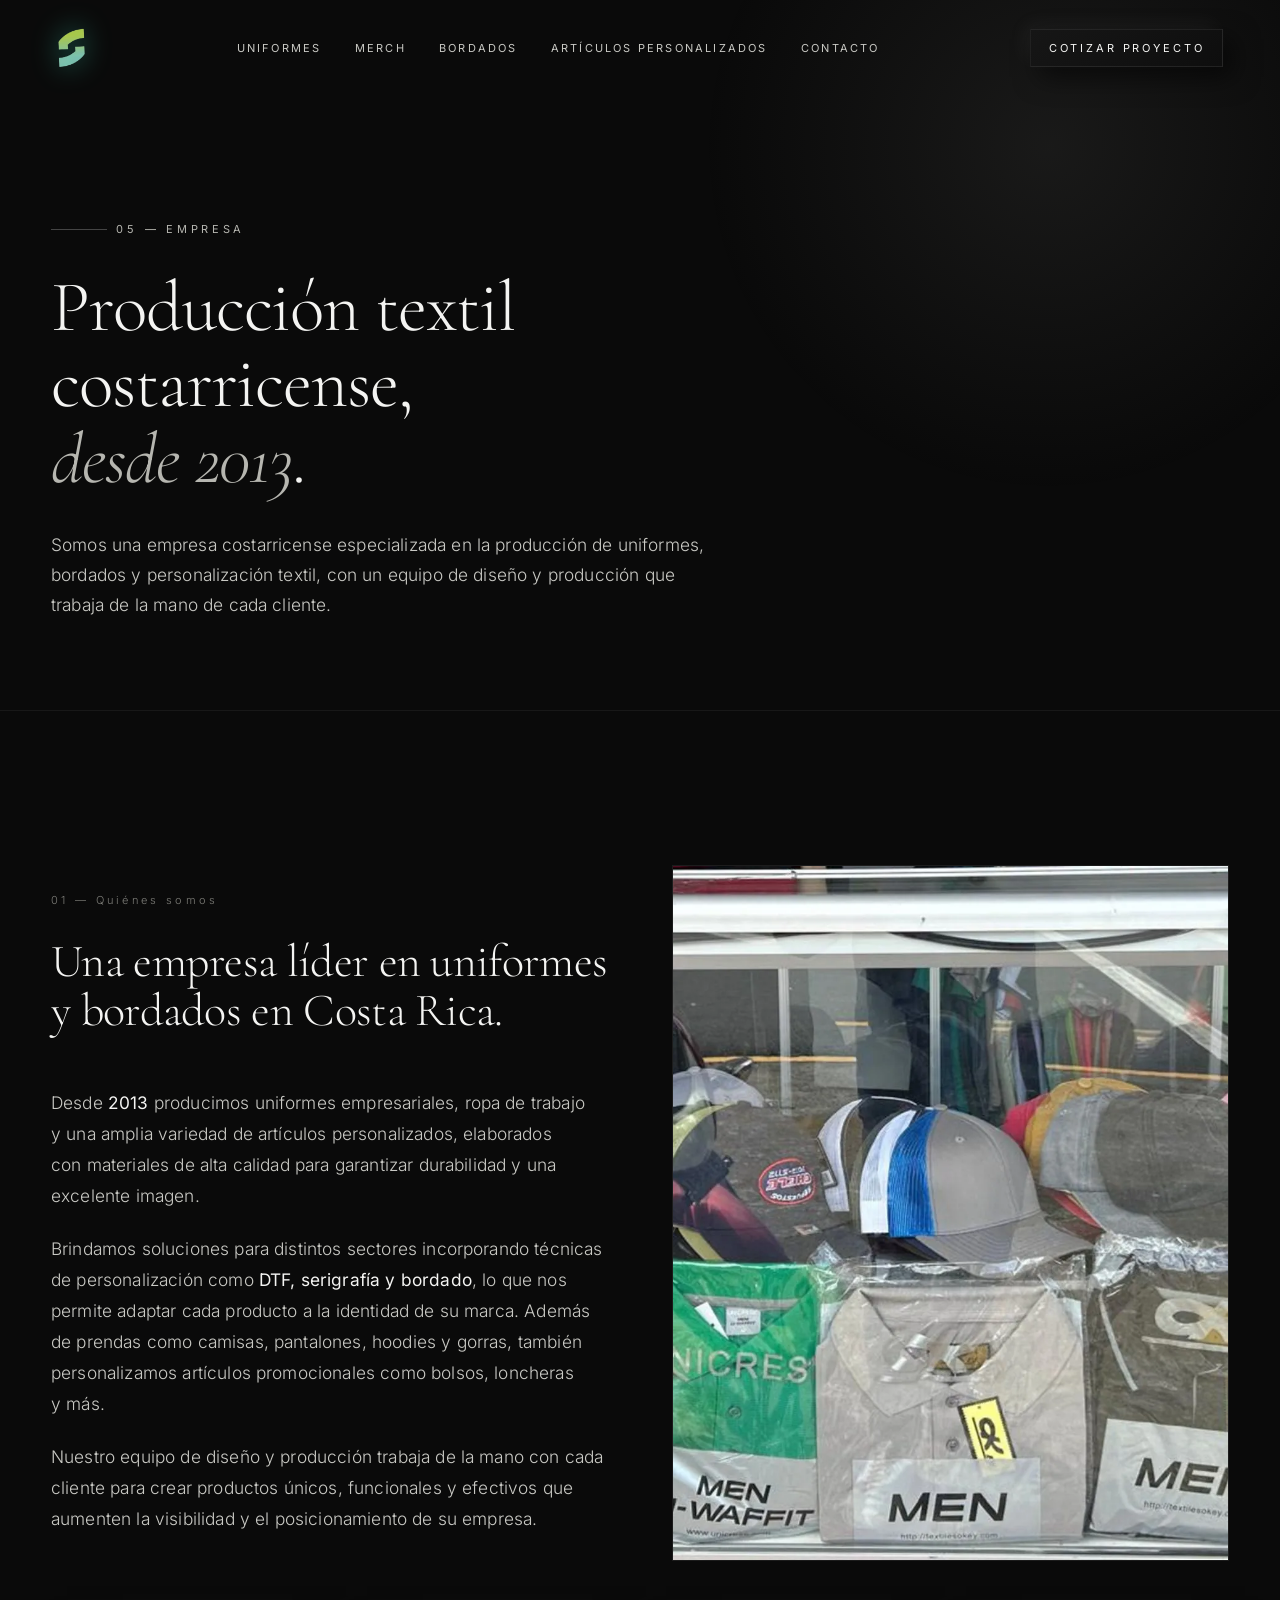
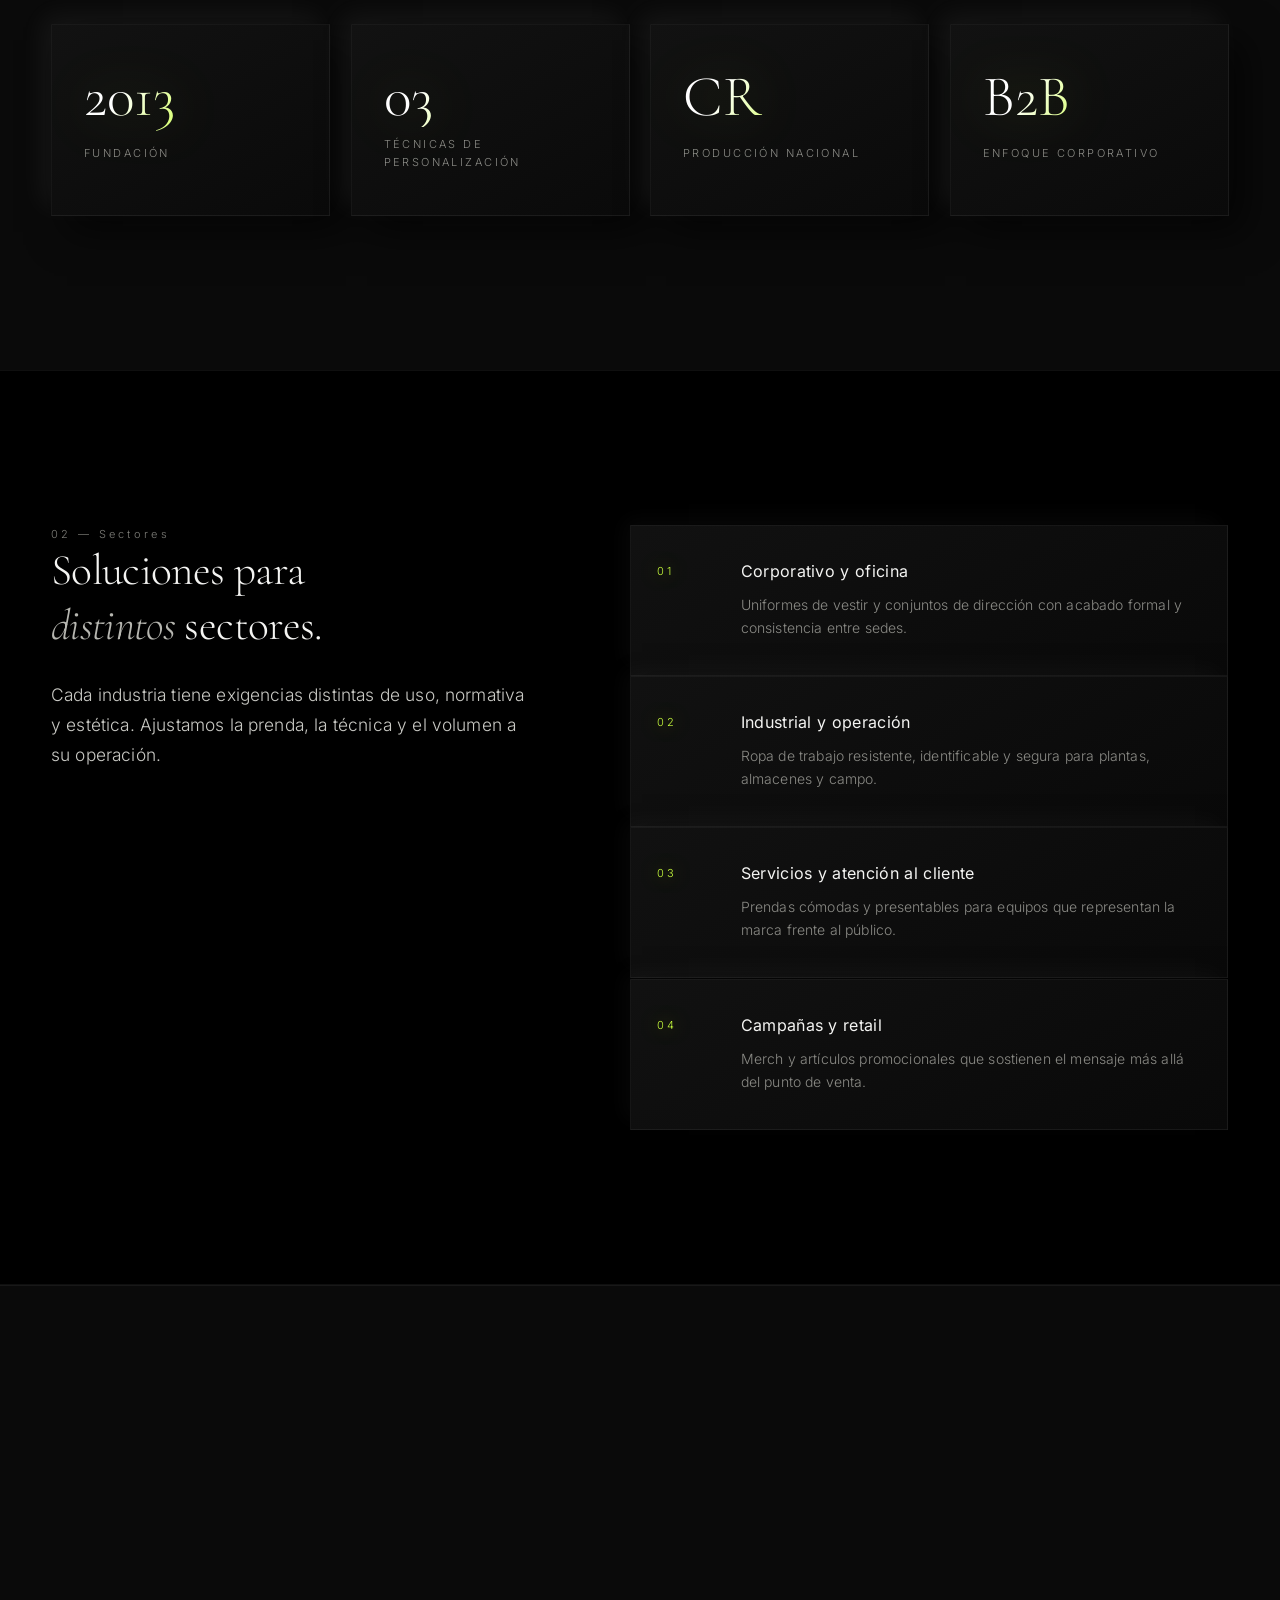
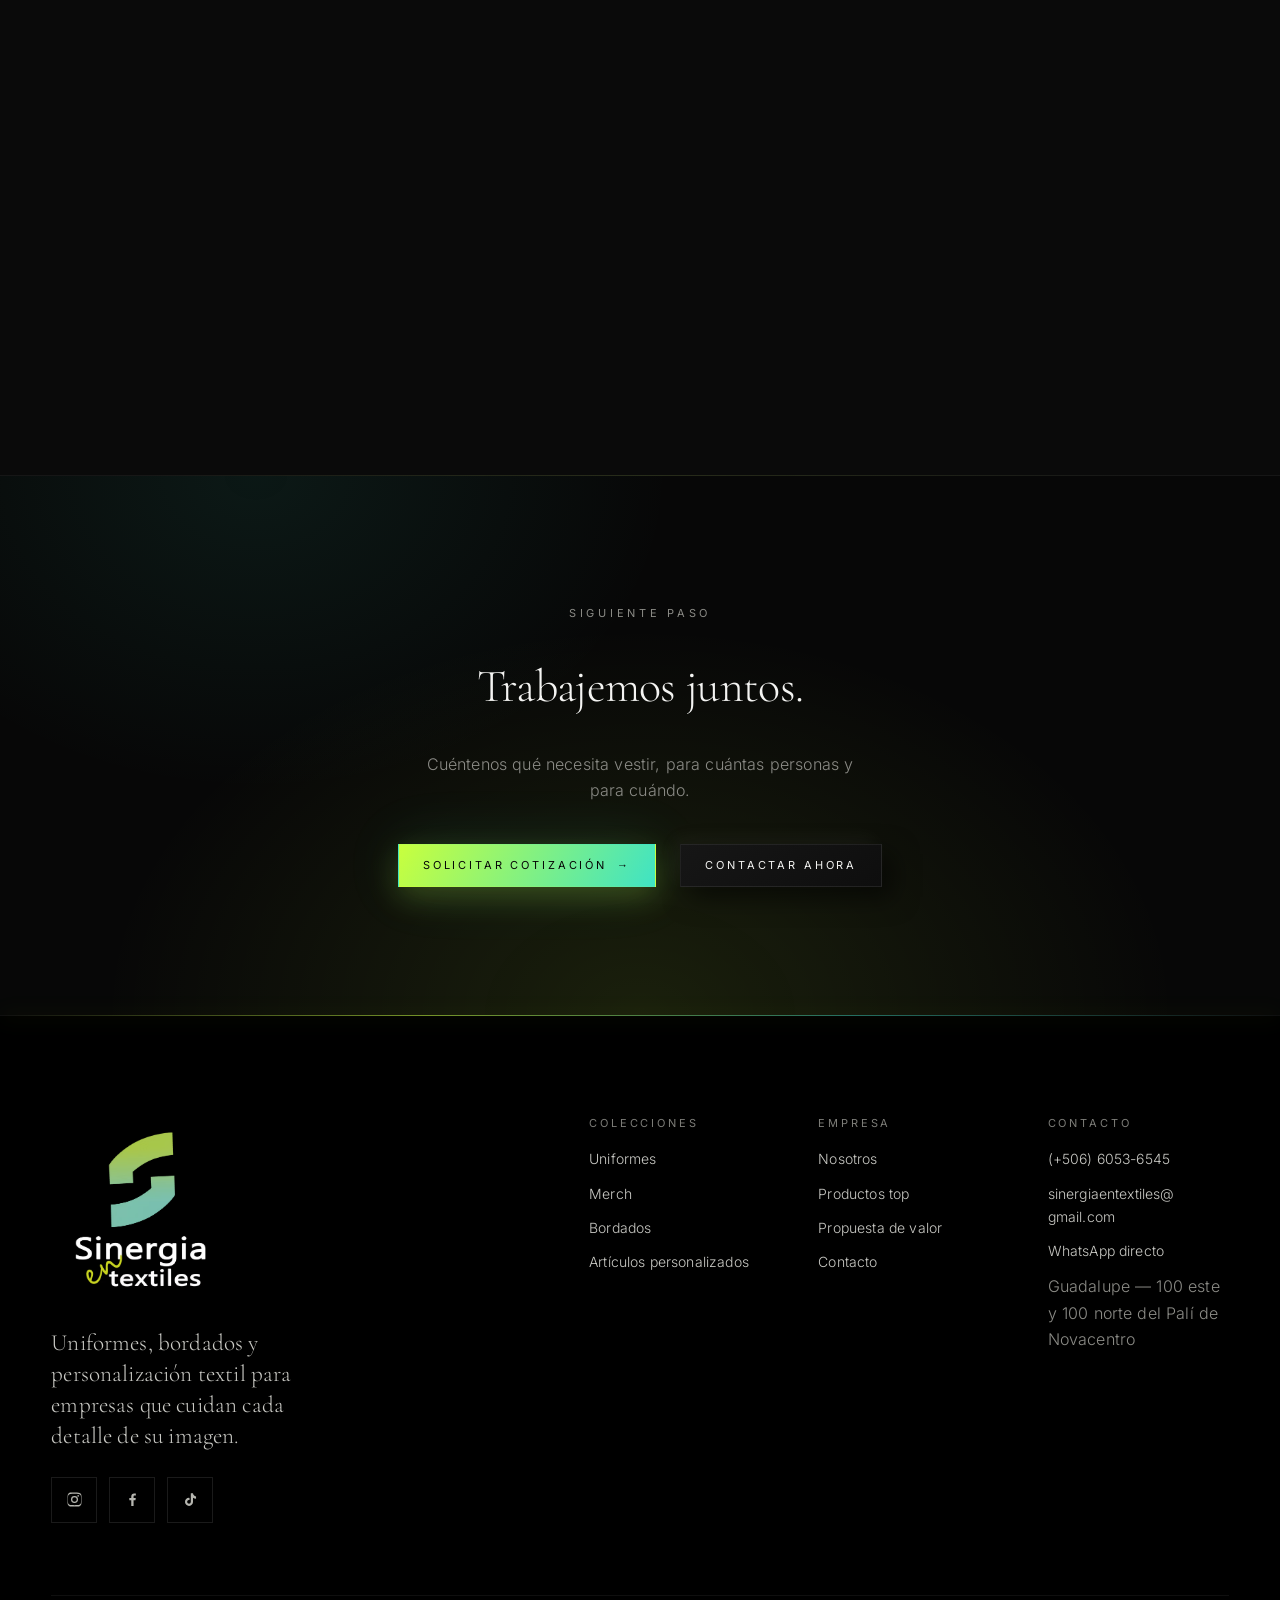
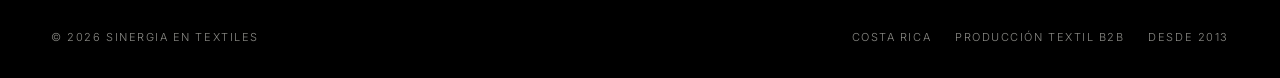
<file: nosotros.html>
<!DOCTYPE html>
<html lang="es" class="no-js">
<head>
<meta charset="utf-8">
<meta name="viewport" content="width=device-width, initial-scale=1">
<title>Nosotros | Sinergia en Textiles — uniformes y bordados desde 2013</title>
<meta name="description" content="Empresa costarricense líder en producción y distribución de uniformes, bordados y personalización textil desde 2013.">
<meta name="theme-color" content="#0a0a0a">
<link rel="canonical" href="https://www.sinergiaentextiles.com/nosotros">
<link rel="icon" href="assets/favicon.png" type="image/png" sizes="48x48">

<meta property="og:type" content="website">
<meta property="og:locale" content="es_CR">
<meta property="og:site_name" content="Sinergia en Textiles">
<meta property="og:title" content="Nosotros | Sinergia en Textiles — uniformes y bordados desde 2013">
<meta property="og:description" content="Empresa costarricense líder en producción y distribución de uniformes, bordados y personalización textil desde 2013.">
<meta property="og:url" content="https://www.sinergiaentextiles.com/nosotros">
<meta name="twitter:card" content="summary_large_image">

<link rel="preload" href="assets/fonts/cormorant-garamond-300-2fed1d.woff2" as="font" type="font/woff2" crossorigin>
<link rel="preload" href="assets/fonts/inter-300-567244.woff2" as="font" type="font/woff2" crossorigin>
<link rel="stylesheet" href="css/fonts.css">
<link rel="stylesheet" href="css/styles.css">
<script type="application/ld+json">
{
  "@context": "https://schema.org",
  "@type": "Organization",
  "name": "Sinergia en Textiles",
  "alternateName": "Sinergia en Textiles Costa Rica",
  "url": "https://www.sinergiaentextiles.com/",
  "logo": "https://www.sinergiaentextiles.com/assets/Log_transparente.png",
  "foundingDate": "2013",
  "description": "Empresa costarricense especializada en uniformes empresariales, bordados, DTF y serigrafía desde 2013. Personalización textil de alto estándar para marcas B2B.",
  "address": {
    "@type": "PostalAddress",
    "addressLocality": "Guadalupe",
    "addressRegion": "San José",
    "addressCountry": "CR"
  },
  "contactPoint": {
    "@type": "ContactPoint",
    "telephone": "+506-6053-6545",
    "email": "sinergiaentextiles@gmail.com",
    "contactType": "sales",
    "areaServed": "CR",
    "availableLanguage": [
      "es"
    ]
  },
  "sameAs": [
    "https://www.instagram.com/sinergia_en_textiles/",
    "https://www.facebook.com/profile.php?id=61590457753115",
    "https://www.tiktok.com/@sinergia_en_textiles"
  ]
}
</script>
</head>

<body>
<a class="skip-link" href="#main">Saltar al contenido</a>

<!-- ============================ HEADER FLOTANTE ============================ -->
<header class="site-header" id="site-header">
  <div class="site-header__inner">
    <a class="brand" href="index.html">
      <img class="brand__mark" src="assets/Log_mark.webp" alt="Sinergia en Textiles" width="212" height="291" decoding="async">
    </a>

    <nav class="nav" aria-label="Navegación principal">
      <ul class="nav__list">
        <li><a class="nav__link" href="uniformes.html">Uniformes</a></li>
        <li><a class="nav__link" href="merch.html">Merch</a></li>
        <li><a class="nav__link" href="bordados.html">Bordados</a></li>
        <li><a class="nav__link" href="articulos-personalizados.html">Artículos Personalizados</a></li>
        <li><a class="nav__link" href="contacto.html">Contacto</a></li>
      </ul>
    </nav>

    <div class="header-actions">
      <a class="btn btn--sm header-cta" href="contacto.html">Cotizar proyecto</a>
      <button class="nav-toggle" type="button" aria-expanded="false" aria-controls="nav-panel" aria-label="Abrir menú">
        <span class="nav-toggle__bar"></span>
        <span class="nav-toggle__bar"></span>
      </button>
    </div>
  </div>
</header>

<!-- Menú móvil -->
<div class="nav-panel" id="nav-panel" role="dialog" aria-modal="true" aria-label="Menú de navegación">
  <nav>
    <ul class="nav-panel__list">
      <li><a href="index.html"><span class="nav-panel__num">01</span> Inicio</a></li>
      <li><a href="uniformes.html"><span class="nav-panel__num">02</span> Uniformes</a></li>
      <li><a href="merch.html"><span class="nav-panel__num">03</span> Merch</a></li>
      <li><a href="bordados.html"><span class="nav-panel__num">04</span> Bordados</a></li>
      <li><a href="articulos-personalizados.html"><span class="nav-panel__num">05</span> Artículos</a></li>
      <li><a href="nosotros.html"><span class="nav-panel__num">06</span> Nosotros</a></li>
      <li><a href="contacto.html"><span class="nav-panel__num">07</span> Contacto</a></li>
    </ul>
  </nav>
  <div class="nav-panel__foot">
    <a href="tel:+50660536545">(+506) 6053-6545</a>
    <div class="social">
      <a class="social__link" href="https://www.instagram.com/sinergia_en_textiles/" target="_blank" rel="noopener" aria-label="Instagram de Sinergia en Textiles">
        <svg viewBox="0 0 24 24" aria-hidden="true"><path d="M12 2.2c3.2 0 3.6 0 4.9.1 1.2.1 1.8.2 2.2.4.6.2 1 .5 1.4.9.4.4.7.8.9 1.4.2.4.4 1 .4 2.2.1 1.3.1 1.7.1 4.9s0 3.6-.1 4.9c-.1 1.2-.2 1.8-.4 2.2-.2.6-.5 1-.9 1.4-.4.4-.8.7-1.4.9-.4.2-1 .4-2.2.4-1.3.1-1.7.1-4.9.1s-3.6 0-4.9-.1c-1.2-.1-1.8-.2-2.2-.4-.6-.2-1-.5-1.4-.9-.4-.4-.7-.8-.9-1.4-.2-.4-.4-1-.4-2.2C2.2 15.6 2.2 15.2 2.2 12s0-3.6.1-4.9c.1-1.2.2-1.8.4-2.2.2-.6.5-1 .9-1.4.4-.4.8-.7 1.4-.9.4-.2 1-.4 2.2-.4C8.4 2.2 8.8 2.2 12 2.2zm0 1.8c-3.1 0-3.5 0-4.7.1-1.1.1-1.7.2-2.1.4-.5.2-.9.4-1.2.8-.4.3-.6.7-.8 1.2-.2.4-.3 1-.4 2.1C2.7 9.8 2.7 10.2 2.7 12s0 2.2.1 3.4c.1 1.1.2 1.7.4 2.1.2.5.4.9.8 1.2.3.4.7.6 1.2.8.4.2 1 .3 2.1.4 1.2.1 1.6.1 4.7.1s3.5 0 4.7-.1c1.1-.1 1.7-.2 2.1-.4.5-.2.9-.4 1.2-.8.4-.3.6-.7.8-1.2.2-.4.3-1 .4-2.1.1-1.2.1-1.6.1-3.4s0-2.2-.1-3.4c-.1-1.1-.2-1.7-.4-2.1-.2-.5-.4-.9-.8-1.2-.3-.4-.7-.6-1.2-.8-.4-.2-1-.3-2.1-.4C15.5 4 15.1 4 12 4zm0 3.1a4.9 4.9 0 1 1 0 9.8 4.9 4.9 0 0 1 0-9.8zm0 8.1a3.2 3.2 0 1 0 0-6.4 3.2 3.2 0 0 0 0 6.4zm6.3-8.3a1.15 1.15 0 1 1-2.3 0 1.15 1.15 0 0 1 2.3 0z"/></svg>
      </a>
      <a class="social__link" href="https://www.facebook.com/profile.php?id=61590457753115&amp;locale=es_LA" target="_blank" rel="noopener" aria-label="Facebook de Sinergia en Textiles">
        <svg viewBox="0 0 24 24" aria-hidden="true"><path d="M13.5 21v-8h2.7l.4-3.1h-3.1V7.9c0-.9.25-1.5 1.55-1.5h1.65V3.6c-.29-.04-1.27-.12-2.41-.12-2.39 0-4.03 1.46-4.03 4.14v2.28H7.5V13h2.75v8h3.25z"/></svg>
      </a>
      <a class="social__link" href="https://www.tiktok.com/@sinergia_en_textiles" target="_blank" rel="noopener" aria-label="TikTok de Sinergia en Textiles">
        <svg viewBox="0 0 24 24" aria-hidden="true"><path d="M16.6 5.82A4.28 4.28 0 0 1 15.54 3h-3.09v12.4a2.59 2.59 0 0 1-2.59 2.5 2.59 2.59 0 1 1 .77-5.06v-3.1a5.66 5.66 0 0 0-.77-.05A5.66 5.66 0 1 0 15.54 15V9.42a7.35 7.35 0 0 0 4.3 1.38V7.7a4.28 4.28 0 0 1-3.24-1.88z"/></svg>
      </a>
    </div>
  </div>
</div>

<main id="main">

  <section class="page-hero">
    <div class="container page-hero__inner">
      <p class="eyebrow reveal">05 — Empresa</p>
      <h1 class="page-hero__title reveal" data-delay="1">Producción textil costarricense, <em>desde 2013</em>.</h1>
      <p class="lead reveal" data-delay="2">Somos una empresa costarricense especializada en la producción de uniformes, bordados y personalización textil, con un equipo de diseño y producción que trabaja de la mano de cada cliente.</p>
      
    </div>
  </section>

  <section class="section" aria-labelledby="historia-title">
    <div class="container">
      <div class="split">
        <div class="split__body reveal">
          <p class="section__index">01 — Quiénes somos</p>
          <h2 id="historia-title">Una empresa líder en uniformes y bordados en Costa Rica.</h2>
          <div class="prose" style="margin-top:1.5rem;">
            <p>
              Desde <strong>2013</strong> producimos uniformes empresariales, ropa de trabajo y una
              amplia variedad de artículos personalizados, elaborados con materiales de alta calidad
              para garantizar durabilidad y una excelente imagen.
            </p>
            <p>
              Brindamos soluciones para distintos sectores incorporando técnicas de personalización
              como <strong>DTF, serigrafía y bordado</strong>, lo que nos permite adaptar cada producto
              a la identidad de su marca. Además de prendas como camisas, pantalones, hoodies y gorras,
              también personalizamos artículos promocionales como bolsos, loncheras y más.
            </p>
            <p>
              Nuestro equipo de diseño y producción trabaja de la mano con cada cliente para crear
              productos únicos, funcionales y efectivos que aumenten la visibilidad y el
              posicionamiento de su empresa.
            </p>
          </div>
        </div>
        <div class="split__media reveal" data-delay="1">
          <img src="assets/img/store-interior.webp" srcset="assets/img/store-interior-450.webp 450w, assets/img/store-interior.webp 1000w" sizes="(min-width: 900px) 46vw, 92vw" alt="Showroom de Sinergia en Textiles con percheros de uniformes" width="1000" height="1250" loading="lazy" decoding="async">
        </div>
      </div>

      <div class="stats reveal">
        <div class="stat">
          <span class="stat__value">2013</span>
          <span class="stat__label">Fundación</span>
        </div>
        <div class="stat">
          <span class="stat__value">03</span>
          <span class="stat__label">Técnicas de personalización</span>
        </div>
        <div class="stat">
          <span class="stat__value">CR</span>
          <span class="stat__label">Producción nacional</span>
        </div>
        <div class="stat">
          <span class="stat__value">B2B</span>
          <span class="stat__label">Enfoque corporativo</span>
        </div>
      </div>
    </div>
  </section>

  <section class="section value" aria-labelledby="sectores-title">
    <div class="container">
      <div class="value__grid">
        <div class="value__sticky reveal">
          <p class="section__index">02 — Sectores</p>
          <h2 class="value__statement" id="sectores-title">
            Soluciones para <em>distintos</em> sectores.
          </h2>
          <p class="lead" style="margin-top:1.75rem;">
            Cada industria tiene exigencias distintas de uso, normativa y estética.
            Ajustamos la prenda, la técnica y el volumen a su operación.
          </p>
        </div>
        <div class="value__list">
          <article class="value__item reveal">
            <span class="value__num">01</span>
            <h3>Corporativo y oficina</h3>
            <p>Uniformes de vestir y conjuntos de dirección con acabado formal y consistencia entre sedes.</p>
          </article>
          <article class="value__item reveal">
            <span class="value__num">02</span>
            <h3>Industrial y operación</h3>
            <p>Ropa de trabajo resistente, identificable y segura para plantas, almacenes y campo.</p>
          </article>
          <article class="value__item reveal">
            <span class="value__num">03</span>
            <h3>Servicios y atención al cliente</h3>
            <p>Prendas cómodas y presentables para equipos que representan la marca frente al público.</p>
          </article>
          <article class="value__item reveal">
            <span class="value__num">04</span>
            <h3>Campañas y retail</h3>
            <p>Merch y artículos promocionales que sostienen el mensaje más allá del punto de venta.</p>
          </article>
        </div>
      </div>
    </div>
  </section>

  <section class="section section--tight section--line" aria-labelledby="proceso-03">
    <div class="container">
      <header class="section__head reveal">
        <div>
          <p class="section__index">03 — Proceso</p>
          <h2 class="section__title" id="proceso-03">Nuestra forma de trabajar</h2>
        </div>
      </header>
      <div class="process">
        <article class="process__step reveal" data-delay="0">
          <span class="process__num">01</span>
          <div>
            <h3>Escuchamos</h3>
            <p>Entendemos su operación, imagen de marca y volúmenes reales.</p>
          </div>
        </article>
        <article class="process__step reveal" data-delay="1">
          <span class="process__num">02</span>
          <div>
            <h3>Proponemos</h3>
            <p>Muestrario, técnica de personalización y presupuesto formal.</p>
          </div>
        </article>
        <article class="process__step reveal" data-delay="2">
          <span class="process__num">03</span>
          <div>
            <h3>Producimos</h3>
            <p>Taller propio con control de calidad en cada lote.</p>
          </div>
        </article>
        <article class="process__step reveal" data-delay="0">
          <span class="process__num">04</span>
          <div>
            <h3>Acompañamos</h3>
            <p>Reposición, tallas nuevas y continuidad del programa.</p>
          </div>
        </article>
      </div>
    </div>
  </section>

  <section class="cta-band" aria-labelledby="cta-title">
    <div class="cta-band__inner reveal">
      <p class="eyebrow eyebrow--plain">Siguiente paso</p>
      <h2 id="cta-title">Trabajemos juntos.</h2>
      <p>Cuéntenos qué necesita vestir, para cuántas personas y para cuándo.</p>
      <div class="hero__actions">
        <a class="btn btn--solid" href="contacto.html">Solicitar cotización <span class="btn__arrow" aria-hidden="true">→</span></a>
        <a class="btn" href="contacto.html">Contactar ahora</a>
      </div>
    </div>
  </section>

</main>

<!-- ================================ FOOTER ================================ -->
<footer class="site-footer">
  <div class="container">
    <div class="footer__top">
      <div class="footer__brand">
        <img class="footer__logo" src="assets/Log_fondo_negro.png" alt="Sinergia en Textiles" width="554" height="541" loading="lazy" decoding="async">
        <p class="footer__tagline">
          Uniformes, bordados y personalización textil para empresas que cuidan cada detalle de su imagen.
        </p>
        <div class="social" aria-label="Redes sociales">
          <a class="social__link" href="https://www.instagram.com/sinergia_en_textiles/" target="_blank" rel="noopener" aria-label="Instagram">
            <svg viewBox="0 0 24 24" aria-hidden="true"><path d="M12 2.2c3.2 0 3.6 0 4.9.1 1.2.1 1.8.2 2.2.4.6.2 1 .5 1.4.9.4.4.7.8.9 1.4.2.4.4 1 .4 2.2.1 1.3.1 1.7.1 4.9s0 3.6-.1 4.9c-.1 1.2-.2 1.8-.4 2.2-.2.6-.5 1-.9 1.4-.4.4-.8.7-1.4.9-.4.2-1 .4-2.2.4-1.3.1-1.7.1-4.9.1s-3.6 0-4.9-.1c-1.2-.1-1.8-.2-2.2-.4-.6-.2-1-.5-1.4-.9-.4-.4-.7-.8-.9-1.4-.2-.4-.4-1-.4-2.2C2.2 15.6 2.2 15.2 2.2 12s0-3.6.1-4.9c.1-1.2.2-1.8.4-2.2.2-.6.5-1 .9-1.4.4-.4.8-.7 1.4-.9.4-.2 1-.4 2.2-.4C8.4 2.2 8.8 2.2 12 2.2zm0 1.8c-3.1 0-3.5 0-4.7.1-1.1.1-1.7.2-2.1.4-.5.2-.9.4-1.2.8-.4.3-.6.7-.8 1.2-.2.4-.3 1-.4 2.1C2.7 9.8 2.7 10.2 2.7 12s0 2.2.1 3.4c.1 1.1.2 1.7.4 2.1.2.5.4.9.8 1.2.3.4.7.6 1.2.8.4.2 1 .3 2.1.4 1.2.1 1.6.1 4.7.1s3.5 0 4.7-.1c1.1-.1 1.7-.2 2.1-.4.5-.2.9-.4 1.2-.8.4-.3.6-.7.8-1.2.2-.4.3-1 .4-2.1.1-1.2.1-1.6.1-3.4s0-2.2-.1-3.4c-.1-1.1-.2-1.7-.4-2.1-.2-.5-.4-.9-.8-1.2-.3-.4-.7-.6-1.2-.8-.4-.2-1-.3-2.1-.4C15.5 4 15.1 4 12 4zm0 3.1a4.9 4.9 0 1 1 0 9.8 4.9 4.9 0 0 1 0-9.8zm0 8.1a3.2 3.2 0 1 0 0-6.4 3.2 3.2 0 0 0 0 6.4zm6.3-8.3a1.15 1.15 0 1 1-2.3 0 1.15 1.15 0 0 1 2.3 0z"/></svg>
          </a>
          <a class="social__link" href="https://www.facebook.com/profile.php?id=61590457753115&amp;locale=es_LA" target="_blank" rel="noopener" aria-label="Facebook">
            <svg viewBox="0 0 24 24" aria-hidden="true"><path d="M13.5 21v-8h2.7l.4-3.1h-3.1V7.9c0-.9.25-1.5 1.55-1.5h1.65V3.6c-.29-.04-1.27-.12-2.41-.12-2.39 0-4.03 1.46-4.03 4.14v2.28H7.5V13h2.75v8h3.25z"/></svg>
          </a>
          <a class="social__link" href="https://www.tiktok.com/@sinergia_en_textiles" target="_blank" rel="noopener" aria-label="TikTok">
            <svg viewBox="0 0 24 24" aria-hidden="true"><path d="M16.6 5.82A4.28 4.28 0 0 1 15.54 3h-3.09v12.4a2.59 2.59 0 0 1-2.59 2.5 2.59 2.59 0 1 1 .77-5.06v-3.1a5.66 5.66 0 0 0-.77-.05A5.66 5.66 0 1 0 15.54 15V9.42a7.35 7.35 0 0 0 4.3 1.38V7.7a4.28 4.28 0 0 1-3.24-1.88z"/></svg>
          </a>
        </div>
      </div>

      <div class="footer__cols">
        <div class="footer__col">
          <h2 class="footer__title">Colecciones</h2>
          <div class="footer__links">
            <a href="uniformes.html">Uniformes</a>
            <a href="merch.html">Merch</a>
            <a href="bordados.html">Bordados</a>
            <a href="articulos-personalizados.html">Artículos personalizados</a>
          </div>
        </div>

        <div class="footer__col">
          <h2 class="footer__title">Empresa</h2>
          <div class="footer__links">
            <a href="nosotros.html">Nosotros</a>
            <a href="index.html#productos-title">Productos top</a>
            <a href="index.html#valor-title">Propuesta de valor</a>
            <a href="contacto.html">Contacto</a>
          </div>
        </div>

        <div class="footer__col">
          <h2 class="footer__title">Contacto</h2>
          <div class="footer__links">
            <a href="tel:+50660536545">(+506) 6053-6545</a>
            <a href="mailto:sinergiaentextiles@gmail.com">sinergiaentextiles@<wbr>gmail.com</a>
            <a href="https://wa.me/50660536545" target="_blank" rel="noopener">WhatsApp directo</a>
            <span class="muted">Guadalupe — 100 este y 100 norte del Palí de Novacentro</span>
          </div>
        </div>
      </div>
    </div>

    <div class="footer__bottom">
      <span>© <span data-year>2026</span> Sinergia en Textiles</span>
      <div class="footer__legal">
        <span>Costa Rica</span>
        <span>Producción textil B2B</span>
        <span>Desde 2013</span>
      </div>
    </div>
  </div>
</footer>

<script src="js/main.js" defer></script>
</body>
</html>
</file>
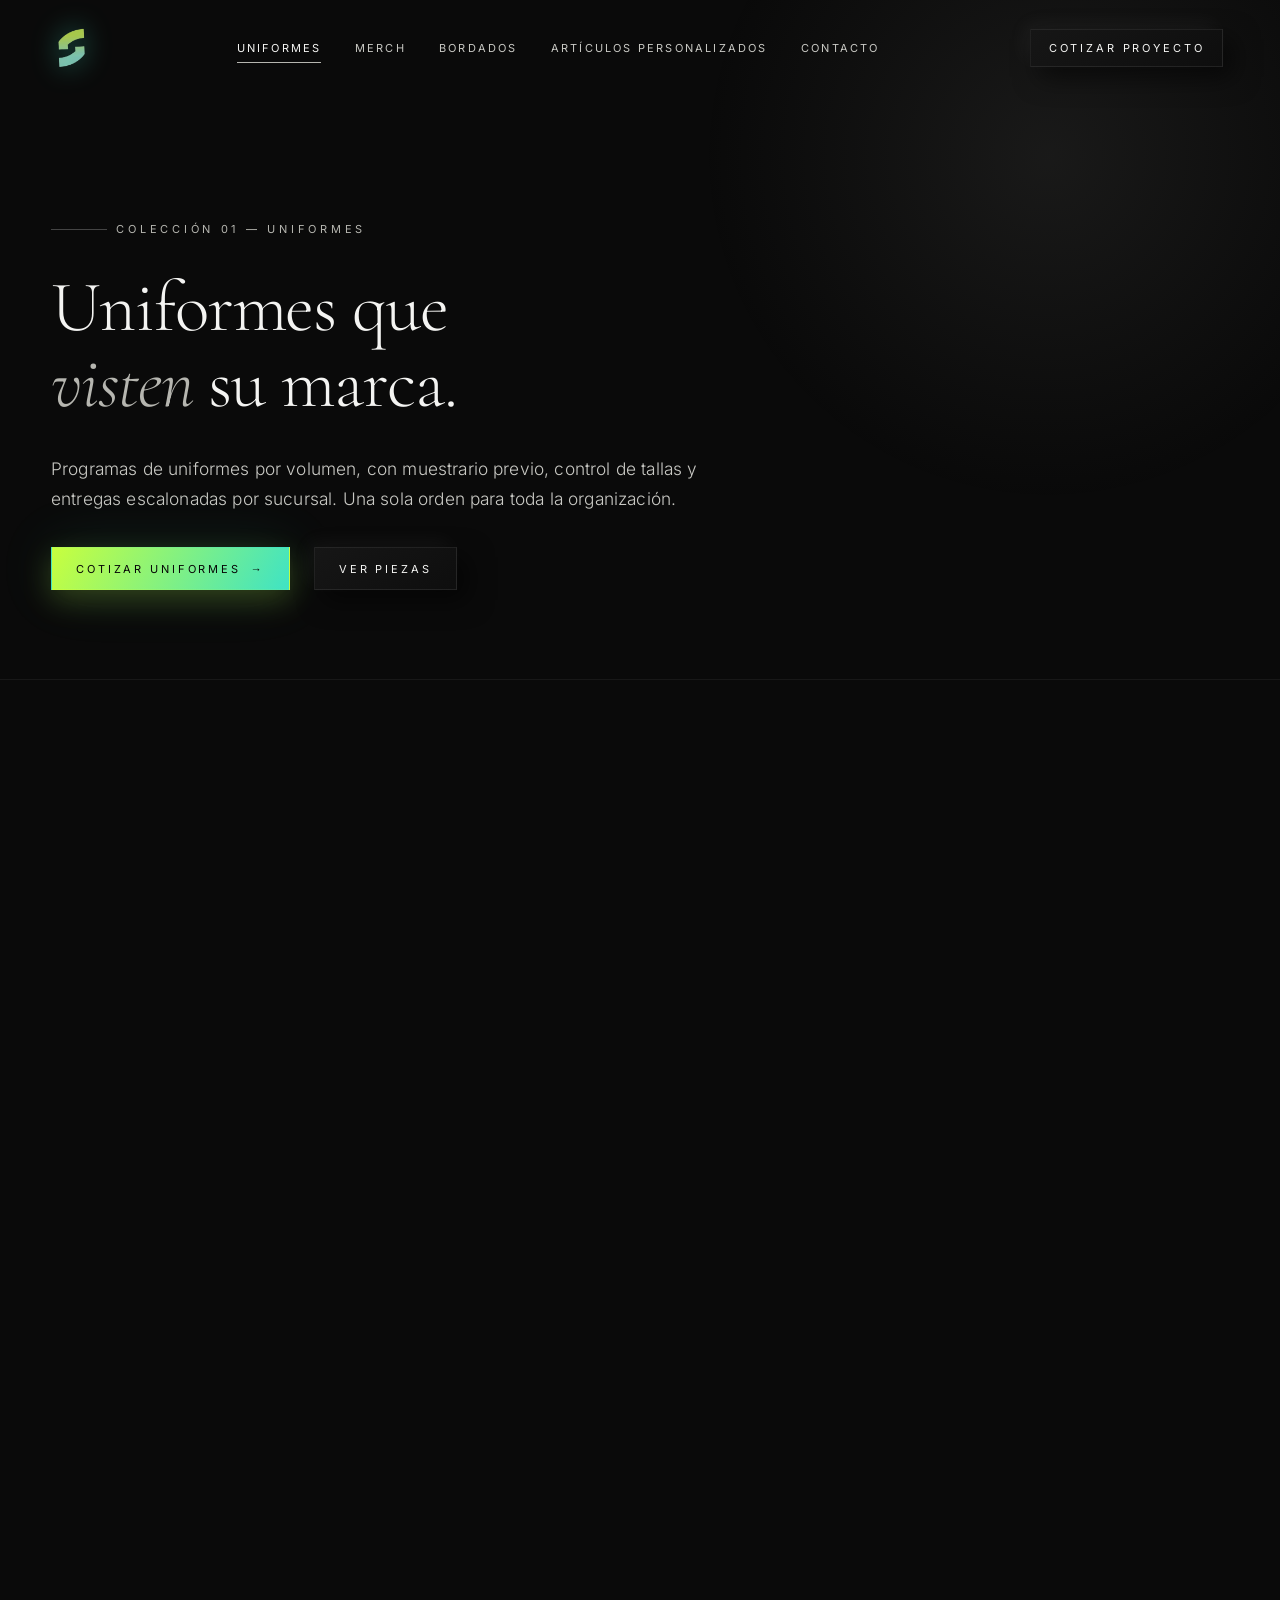
<file: uniformes.html>
<!DOCTYPE html>
<html lang="es" class="no-js">
<head>
<meta charset="utf-8">
<meta name="viewport" content="width=device-width, initial-scale=1">
<title>Uniformes corporativos en Costa Rica | Sinergia en Textiles</title>
<meta name="description" content="Uniformes empresariales de alta calidad: camisas, pantalones, polos y conjuntos de vestir con bordado, DTF o serigrafía de su marca.">
<meta name="theme-color" content="#0a0a0a">
<link rel="canonical" href="https://www.sinergiaentextiles.com/uniformes">
<link rel="icon" href="assets/favicon.png" type="image/png" sizes="48x48">

<meta property="og:type" content="website">
<meta property="og:locale" content="es_CR">
<meta property="og:site_name" content="Sinergia en Textiles">
<meta property="og:title" content="Uniformes corporativos en Costa Rica | Sinergia en Textiles">
<meta property="og:description" content="Uniformes empresariales de alta calidad: camisas, pantalones, polos y conjuntos de vestir con bordado, DTF o serigrafía de su marca.">
<meta property="og:url" content="https://www.sinergiaentextiles.com/uniformes">
<meta name="twitter:card" content="summary_large_image">

<link rel="preload" href="assets/fonts/cormorant-garamond-300-2fed1d.woff2" as="font" type="font/woff2" crossorigin>
<link rel="preload" href="assets/fonts/inter-300-567244.woff2" as="font" type="font/woff2" crossorigin>
<link rel="stylesheet" href="css/fonts.css">
<link rel="stylesheet" href="css/styles.css">
</head>

<body>
<a class="skip-link" href="#main">Saltar al contenido</a>

<!-- ============================ HEADER FLOTANTE ============================ -->
<header class="site-header" id="site-header">
  <div class="site-header__inner">
    <a class="brand" href="index.html">
      <img class="brand__mark" src="assets/Log_mark.webp" alt="Sinergia en Textiles" width="212" height="291" decoding="async">
    </a>

    <nav class="nav" aria-label="Navegación principal">
      <ul class="nav__list">
        <li><a class="nav__link" href="uniformes.html" aria-current="page">Uniformes</a></li>
        <li><a class="nav__link" href="merch.html">Merch</a></li>
        <li><a class="nav__link" href="bordados.html">Bordados</a></li>
        <li><a class="nav__link" href="articulos-personalizados.html">Artículos Personalizados</a></li>
        <li><a class="nav__link" href="contacto.html">Contacto</a></li>
      </ul>
    </nav>

    <div class="header-actions">
      <a class="btn btn--sm header-cta" href="contacto.html">Cotizar proyecto</a>
      <button class="nav-toggle" type="button" aria-expanded="false" aria-controls="nav-panel" aria-label="Abrir menú">
        <span class="nav-toggle__bar"></span>
        <span class="nav-toggle__bar"></span>
      </button>
    </div>
  </div>
</header>

<!-- Menú móvil -->
<div class="nav-panel" id="nav-panel" role="dialog" aria-modal="true" aria-label="Menú de navegación">
  <nav>
    <ul class="nav-panel__list">
      <li><a href="index.html"><span class="nav-panel__num">01</span> Inicio</a></li>
      <li><a href="uniformes.html"><span class="nav-panel__num">02</span> Uniformes</a></li>
      <li><a href="merch.html"><span class="nav-panel__num">03</span> Merch</a></li>
      <li><a href="bordados.html"><span class="nav-panel__num">04</span> Bordados</a></li>
      <li><a href="articulos-personalizados.html"><span class="nav-panel__num">05</span> Artículos</a></li>
      <li><a href="nosotros.html"><span class="nav-panel__num">06</span> Nosotros</a></li>
      <li><a href="contacto.html"><span class="nav-panel__num">07</span> Contacto</a></li>
    </ul>
  </nav>
  <div class="nav-panel__foot">
    <a href="tel:+50660536545">(+506) 6053-6545</a>
    <div class="social">
      <a class="social__link" href="https://www.instagram.com/sinergia_en_textiles/" target="_blank" rel="noopener" aria-label="Instagram de Sinergia en Textiles">
        <svg viewBox="0 0 24 24" aria-hidden="true"><path d="M12 2.2c3.2 0 3.6 0 4.9.1 1.2.1 1.8.2 2.2.4.6.2 1 .5 1.4.9.4.4.7.8.9 1.4.2.4.4 1 .4 2.2.1 1.3.1 1.7.1 4.9s0 3.6-.1 4.9c-.1 1.2-.2 1.8-.4 2.2-.2.6-.5 1-.9 1.4-.4.4-.8.7-1.4.9-.4.2-1 .4-2.2.4-1.3.1-1.7.1-4.9.1s-3.6 0-4.9-.1c-1.2-.1-1.8-.2-2.2-.4-.6-.2-1-.5-1.4-.9-.4-.4-.7-.8-.9-1.4-.2-.4-.4-1-.4-2.2C2.2 15.6 2.2 15.2 2.2 12s0-3.6.1-4.9c.1-1.2.2-1.8.4-2.2.2-.6.5-1 .9-1.4.4-.4.8-.7 1.4-.9.4-.2 1-.4 2.2-.4C8.4 2.2 8.8 2.2 12 2.2zm0 1.8c-3.1 0-3.5 0-4.7.1-1.1.1-1.7.2-2.1.4-.5.2-.9.4-1.2.8-.4.3-.6.7-.8 1.2-.2.4-.3 1-.4 2.1C2.7 9.8 2.7 10.2 2.7 12s0 2.2.1 3.4c.1 1.1.2 1.7.4 2.1.2.5.4.9.8 1.2.3.4.7.6 1.2.8.4.2 1 .3 2.1.4 1.2.1 1.6.1 4.7.1s3.5 0 4.7-.1c1.1-.1 1.7-.2 2.1-.4.5-.2.9-.4 1.2-.8.4-.3.6-.7.8-1.2.2-.4.3-1 .4-2.1.1-1.2.1-1.6.1-3.4s0-2.2-.1-3.4c-.1-1.1-.2-1.7-.4-2.1-.2-.5-.4-.9-.8-1.2-.3-.4-.7-.6-1.2-.8-.4-.2-1-.3-2.1-.4C15.5 4 15.1 4 12 4zm0 3.1a4.9 4.9 0 1 1 0 9.8 4.9 4.9 0 0 1 0-9.8zm0 8.1a3.2 3.2 0 1 0 0-6.4 3.2 3.2 0 0 0 0 6.4zm6.3-8.3a1.15 1.15 0 1 1-2.3 0 1.15 1.15 0 0 1 2.3 0z"/></svg>
      </a>
      <a class="social__link" href="https://www.facebook.com/profile.php?id=61590457753115&amp;locale=es_LA" target="_blank" rel="noopener" aria-label="Facebook de Sinergia en Textiles">
        <svg viewBox="0 0 24 24" aria-hidden="true"><path d="M13.5 21v-8h2.7l.4-3.1h-3.1V7.9c0-.9.25-1.5 1.55-1.5h1.65V3.6c-.29-.04-1.27-.12-2.41-.12-2.39 0-4.03 1.46-4.03 4.14v2.28H7.5V13h2.75v8h3.25z"/></svg>
      </a>
      <a class="social__link" href="https://www.tiktok.com/@sinergia_en_textiles" target="_blank" rel="noopener" aria-label="TikTok de Sinergia en Textiles">
        <svg viewBox="0 0 24 24" aria-hidden="true"><path d="M16.6 5.82A4.28 4.28 0 0 1 15.54 3h-3.09v12.4a2.59 2.59 0 0 1-2.59 2.5 2.59 2.59 0 1 1 .77-5.06v-3.1a5.66 5.66 0 0 0-.77-.05A5.66 5.66 0 1 0 15.54 15V9.42a7.35 7.35 0 0 0 4.3 1.38V7.7a4.28 4.28 0 0 1-3.24-1.88z"/></svg>
      </a>
    </div>
  </div>
</div>

<main id="main">

  <section class="page-hero">
    <div class="container page-hero__inner">
      <p class="eyebrow reveal">Colección 01 — Uniformes</p>
      <h1 class="page-hero__title reveal" data-delay="1">Uniformes que <em>visten</em> su marca.</h1>
      <p class="lead reveal" data-delay="2">Programas de uniformes por volumen, con muestrario previo, control de tallas y entregas escalonadas por sucursal. Una sola orden para toda la organización.</p>
      <div class="hero__actions reveal" data-delay="3"><a class="btn btn--solid" href="contacto.html">Cotizar uniformes <span class="btn__arrow" aria-hidden="true">→</span></a><a class="btn" href="#coleccion-uniformes">Ver piezas</a></div>
    </div>
  </section>

  <section class="section" aria-labelledby="coleccion-uniformes">
    <div class="container">
      <header class="section__head section__head--split reveal">
        <div>
          <p class="section__index">01 — Catálogo</p>
          <h2 class="section__title" id="coleccion-uniformes">Piezas de uniformes</h2>
        </div>
        <p class="section__intro">Cada pieza se produce bajo pedido y admite personalización con bordado, DTF o serigrafía.</p>
      </header>
      <div class="collection">
        <article class="card card--studio reveal" data-tilt="6">
          <div class="card__media">
            <span class="tag card__tag">Vestir</span>
            <img src="assets/img/prod-vestir.webp" srcset="assets/img/prod-vestir-450.webp 450w, assets/img/prod-vestir.webp 900w" sizes="(min-width: 1000px) 30vw, (min-width: 640px) 46vw, 92vw" alt="Camisa formal personalizada con bordado de marca" width="900" height="1125" loading="lazy" decoding="async">
          </div>
          <div class="card__body">
            <h3 class="card__title">Camisas formales</h3>
            <p class="card__text">Manga corta y larga, cuello clásico o italiano, con bordado discreto de marca.</p>
            <div class="card__foot">
              <span>Cotizar</span>
              <span class="card__arrow" aria-hidden="true">→</span>
            </div>
          </div>
          <a class="card__link" href="contacto.html"><span class="sr-only">Cotizar Camisas formales</span></a>
        </article>
        <article class="card reveal" data-delay="2" data-tilt="6">
          <div class="card__media">
            <span class="tag card__tag">Corporativo</span>
            <img src="assets/img/prod-polo.webp" srcset="assets/img/prod-polo-450.webp 450w, assets/img/prod-polo.webp 900w" sizes="(min-width: 1000px) 30vw, (min-width: 640px) 46vw, 92vw" alt="Polo corporativo de punto liso listo para personalizar" width="900" height="1125" loading="lazy" decoding="async">
          </div>
          <div class="card__body">
            <h3 class="card__title">Polos y camisetas</h3>
            <p class="card__text">Punto liso de alta resistencia al lavado, ideal para equipos grandes.</p>
            <div class="card__foot">
              <span>Cotizar</span>
              <span class="card__arrow" aria-hidden="true">→</span>
            </div>
          </div>
          <a class="card__link" href="contacto.html"><span class="sr-only">Cotizar Polos y camisetas</span></a>
        </article>
        <article class="card reveal" data-delay="3" data-tilt="6">
          <div class="card__media">
            <span class="tag card__tag">Trabajo</span>
            <img src="assets/img/prod-gabachas.webp" srcset="assets/img/prod-gabachas-450.webp 450w, assets/img/prod-gabachas.webp 900w" sizes="(min-width: 1000px) 30vw, (min-width: 640px) 46vw, 92vw" alt="Pantalón y gabacha de servicio con refuerzo de trabajo" width="900" height="1125" loading="lazy" decoding="async">
          </div>
          <div class="card__body">
            <h3 class="card__title">Pantalones de servicio</h3>
            <p class="card__text">Corte ergonómico con refuerzo en zonas de mayor desgaste.</p>
            <div class="card__foot">
              <span>Cotizar</span>
              <span class="card__arrow" aria-hidden="true">→</span>
            </div>
          </div>
          <a class="card__link" href="contacto.html"><span class="sr-only">Cotizar Pantalones de servicio</span></a>
        </article>
        <article class="card reveal" data-tilt="6">
          <div class="card__media">
            <span class="tag card__tag">Gerencia</span>
            <img src="assets/img/prod-columbia.webp" srcset="assets/img/prod-columbia-450.webp 450w, assets/img/prod-columbia.webp 900w" sizes="(min-width: 1000px) 30vw, (min-width: 640px) 46vw, 92vw" alt="Camisas corporativas colgadas en el showroom" width="900" height="1125" loading="lazy" decoding="async">
          </div>
          <div class="card__body">
            <h3 class="card__title">Conjuntos de dirección</h3>
            <p class="card__text">Piezas de vestir en tejidos premium para equipos directivos.</p>
            <div class="card__foot">
              <span>Cotizar</span>
              <span class="card__arrow" aria-hidden="true">→</span>
            </div>
          </div>
          <a class="card__link" href="contacto.html"><span class="sr-only">Cotizar Conjuntos de dirección</span></a>
        </article>
        <article class="card card--studio reveal" data-delay="2" data-tilt="6">
          <div class="card__media">
            <span class="tag card__tag">Operación</span>
            <img src="assets/img/prod-reflectiva.webp" srcset="assets/img/prod-reflectiva-450.webp 450w, assets/img/prod-reflectiva.webp 900w" sizes="(min-width: 1000px) 30vw, (min-width: 640px) 46vw, 92vw" alt="Prenda de trabajo con cinta reflectiva" width="900" height="1125" loading="lazy" decoding="async">
          </div>
          <div class="card__body">
            <h3 class="card__title">Ropa de trabajo</h3>
            <p class="card__text">Prendas funcionales para plantas, almacenes y operación de campo.</p>
            <div class="card__foot">
              <span>Cotizar</span>
              <span class="card__arrow" aria-hidden="true">→</span>
            </div>
          </div>
          <a class="card__link" href="contacto.html"><span class="sr-only">Cotizar Ropa de trabajo</span></a>
        </article>
        <article class="card card--studio reveal" data-delay="3" data-tilt="6">
          <div class="card__media">
            <span class="tag card__tag">Clima</span>
            <img src="assets/img/prod-jacket-impermeable.webp" srcset="assets/img/prod-jacket-impermeable-450.webp 450w, assets/img/prod-jacket-impermeable.webp 900w" sizes="(min-width: 1000px) 30vw, (min-width: 640px) 46vw, 92vw" alt="Cortavientos impermeable corporativo en tres tonos" width="900" height="1125" loading="lazy" decoding="async">
          </div>
          <div class="card__body">
            <h3 class="card__title">Chaquetas y cortavientos</h3>
            <p class="card__text">Identidad corporativa visible incluso fuera de la oficina.</p>
            <div class="card__foot">
              <span>Cotizar</span>
              <span class="card__arrow" aria-hidden="true">→</span>
            </div>
          </div>
          <a class="card__link" href="contacto.html"><span class="sr-only">Cotizar Chaquetas y cortavientos</span></a>
        </article>
        <article class="card card--studio reveal" data-delay="1" data-tilt="6">
          <div class="card__media">
            <span class="tag card__tag">Combinadas</span>
            <img src="assets/img/prod-camisas-combinadas.webp" srcset="assets/img/prod-camisas-combinadas-450.webp 450w, assets/img/prod-camisas-combinadas.webp 900w" sizes="(min-width: 1000px) 30vw, (min-width: 640px) 46vw, 92vw" alt="Camisas combinadas de dos tonos listas para personalizar" width="900" height="1125" loading="lazy" decoding="async">
          </div>
          <div class="card__body">
            <h3 class="card__title">Camisas combinadas</h3>
            <p class="card__text">Dos tonos en una misma prenda para distinguir áreas, turnos o niveles.</p>
            <div class="card__foot">
              <span>Cotizar</span>
              <span class="card__arrow" aria-hidden="true">→</span>
            </div>
          </div>
          <a class="card__link" href="contacto.html"><span class="sr-only">Cotizar Camisas combinadas</span></a>
        </article>
        <article class="card reveal" data-delay="2" data-tilt="6">
          <div class="card__media">
            <span class="tag card__tag">Bordado</span>
            <img src="assets/img/prod-bordado.webp" srcset="assets/img/prod-bordado-450.webp 450w, assets/img/prod-bordado.webp 900w" sizes="(min-width: 1000px) 30vw, (min-width: 640px) 46vw, 92vw" alt="Bordado de alta precisión sobre prenda corporativa" width="900" height="1125" loading="lazy" decoding="async">
          </div>
          <div class="card__body">
            <h3 class="card__title">Bordados personalizados</h3>
            <p class="card__text">Traiga su prenda o elija la nuestra: aplicamos su marca con acabado de alta precisión.</p>
            <div class="card__foot">
              <span>Ver técnica</span>
              <span class="card__arrow" aria-hidden="true">→</span>
            </div>
          </div>
          <a class="card__link" href="bordados.html"><span class="sr-only">Ver bordados personalizados</span></a>
        </article>
        <article class="card card--studio reveal" data-delay="3" data-tilt="6">
          <div class="card__media">
            <span class="tag card__tag">Escolar</span>
            <img src="assets/img/prod-escolares.webp" srcset="assets/img/prod-escolares-450.webp 450w, assets/img/prod-escolares.webp 900w" sizes="(min-width: 1000px) 30vw, (min-width: 640px) 46vw, 92vw" alt="Uniforme escolar personalizado con logo del centro" width="900" height="1125" loading="lazy" decoding="async">
          </div>
          <div class="card__body">
            <h3 class="card__title">Uniformes escolares</h3>
            <p class="card__text">Producción por grado y talla con entregas escalonadas al inicio de clases.</p>
            <div class="card__foot">
              <span>Cotizar</span>
              <span class="card__arrow" aria-hidden="true">→</span>
            </div>
          </div>
          <a class="card__link" href="contacto.html"><span class="sr-only">Cotizar Uniformes escolares</span></a>
        </article>
        <article class="card card--studio reveal" data-delay="1" data-tilt="6">
          <div class="card__media">
            <span class="tag card__tag">Cocina</span>
            <img src="assets/img/prod-cocina.webp" srcset="assets/img/prod-cocina-450.webp 450w, assets/img/prod-cocina.webp 900w" sizes="(min-width: 1000px) 30vw, (min-width: 640px) 46vw, 92vw" alt="Uniforme de cocina personalizado con bordado" width="900" height="1125" loading="lazy" decoding="async">
          </div>
          <div class="card__body">
            <h3 class="card__title">Uniformes de cocina</h3>
            <p class="card__text">Gabachas, mandiles y cofias en tejidos resistentes al lavado frecuente.</p>
            <div class="card__foot">
              <span>Cotizar</span>
              <span class="card__arrow" aria-hidden="true">→</span>
            </div>
          </div>
          <a class="card__link" href="contacto.html"><span class="sr-only">Cotizar Uniformes de cocina</span></a>
        </article>
        <article class="card card--studio reveal" data-delay="2" data-tilt="6">
          <div class="card__media">
            <span class="tag card__tag">Estampadas</span>
            <img src="assets/img/prod-estampada.webp" srcset="assets/img/prod-estampada-450.webp 450w, assets/img/prod-estampada.webp 900w" sizes="(min-width: 1000px) 30vw, (min-width: 640px) 46vw, 92vw" alt="Camisa estampada con diseño aplicado en DTF" width="900" height="1125" loading="lazy" decoding="async">
          </div>
          <div class="card__body">
            <h3 class="card__title">Camisas estampadas</h3>
            <p class="card__text">Aplicación en DTF o serigrafía para diseños de color sobre camisas y polos.</p>
            <div class="card__foot">
              <span>Ver técnica</span>
              <span class="card__arrow" aria-hidden="true">→</span>
            </div>
          </div>
          <a class="card__link" href="articulos-personalizados.html"><span class="sr-only">Ver camisas estampadas</span></a>
        </article>
        <article class="card reveal" data-delay="3" data-tilt="6">
          <div class="card__media">
            <span class="tag card__tag">Sastrería</span>
            <img src="assets/img/sastreria-1.webp" srcset="assets/img/sastreria-1-450.webp 450w, assets/img/sastreria-1.webp 900w" sizes="(min-width: 1000px) 30vw, (min-width: 640px) 46vw, 92vw" alt="Traje de sastrería confeccionado a medida" width="900" height="1125" loading="lazy" decoding="async">
          </div>
          <div class="card__body">
            <h3 class="card__title">Servicios de sastrería</h3>
            <p class="card__text">Confección a medida, toma de medidas, ajustes y arreglos de prendas de vestir.</p>
            <div class="card__foot">
              <span>Ver servicio</span>
              <span class="card__arrow" aria-hidden="true">→</span>
            </div>
          </div>
          <a class="card__link" href="#sastreria"><span class="sr-only">Ver servicios de sastrería</span></a>
        </article>
      </div>
    </div>
  </section>

  <!-- ============================ SASTRERÍA ============================= -->
  <section class="section section--tight section--line" id="sastreria" aria-labelledby="sastreria-title">
    <div class="container">
      <div class="split">
        <div class="split__body reveal">
          <p class="section__index">02 — Sastrería</p>
          <h2 id="sastreria-title">Servicios de <em class="italic-accent">sastrería</em></h2>
          <p class="lead">
            Confección a medida y arreglo de prendas de vestir, con toma de medidas,
            prueba previa a la entrega y la misma disciplina de acabado que aplicamos
            a nuestros uniformes corporativos.
          </p>
          <div class="spec">
            <div class="spec__row"><span class="spec__key">A medida</span><span class="spec__val">Camisas, pantalones y chaquetas confeccionadas según toma de medidas.</span></div>
            <div class="spec__row"><span class="spec__key">Ajustes</span><span class="spec__val">Acortamientos, ajustes de cintura y de mangas sobre prendas existentes.</span></div>
            <div class="spec__row"><span class="spec__key">Marca</span><span class="spec__val">Opción de aplicar bordado o estampado sobre la pieza terminada.</span></div>
          </div>
          <p>
            <a class="btn btn--solid" href="contacto.html">Cotizar sastrería <span class="btn__arrow" aria-hidden="true">→</span></a>
          </p>
        </div>
        <figure class="split__media reveal" data-delay="1">
          <img src="assets/img/sastreria-4.webp" srcset="assets/img/sastreria-4-450.webp 450w, assets/img/sastreria-4.webp 900w" sizes="(min-width: 900px) 46vw, 92vw" alt="Chaqueta gris colgada en el taller de sastrería" width="900" height="1125" loading="lazy" decoding="async">
        </figure>
      </div>

      <div class="gallery">
        <figure class="gallery__item gallery__item--wide reveal reveal--wipe">
          <img src="assets/img/sastreria-pano.webp" srcset="assets/img/sastreria-pano-800.webp 800w, assets/img/sastreria-pano.webp 1600w" sizes="(min-width: 900px) 24vw, 46vw" alt="Traje de sastrería con cinta de medidas" width="1600" height="900" loading="lazy" decoding="async">
          <figcaption class="gallery__cap">Toma de medidas</figcaption>
        </figure>

        <figure class="gallery__item reveal" data-delay="1">
          <img src="assets/img/sastreria-1.webp" srcset="assets/img/sastreria-1-450.webp 450w, assets/img/sastreria-1.webp 900w" sizes="(min-width: 900px) 24vw, 46vw" alt="Traje negro completo confeccionado a medida" width="900" height="1125" loading="lazy" decoding="async">
          <figcaption class="gallery__cap">Traje completo</figcaption>
        </figure>

        <figure class="gallery__item reveal" data-delay="2">
          <img src="assets/img/sastreria-2.webp" srcset="assets/img/sastreria-2-450.webp 450w, assets/img/sastreria-2.webp 900w" sizes="(min-width: 900px) 24vw, 46vw" alt="Traje azul con chaqueta y pantalón colgados" width="900" height="1125" loading="lazy" decoding="async">
          <figcaption class="gallery__cap">Chaqueta y pantalón</figcaption>
        </figure>

        <figure class="gallery__item reveal">
          <img src="assets/img/sastreria-3.webp" srcset="assets/img/sastreria-3-450.webp 450w, assets/img/sastreria-3.webp 900w" sizes="(min-width: 900px) 24vw, 46vw" alt="Chaqueta negra con camisa blanca sobre maniquí" width="900" height="1125" loading="lazy" decoding="async">
          <figcaption class="gallery__cap">Chaquetas de vestir</figcaption>
        </figure>

        <figure class="gallery__item reveal" data-delay="1">
          <img src="assets/img/sastreria-5.webp" srcset="assets/img/sastreria-5-450.webp 450w, assets/img/sastreria-5.webp 900w" sizes="(min-width: 900px) 24vw, 46vw" alt="Chaquetas beige y verde en exhibición del taller" width="900" height="1125" loading="lazy" decoding="async">
          <figcaption class="gallery__cap">Tejidos y colores</figcaption>
        </figure>

        <figure class="gallery__item reveal" data-delay="2">
          <img src="assets/img/sastreria-6.webp" srcset="assets/img/sastreria-6-450.webp 450w, assets/img/sastreria-6.webp 900w" sizes="(min-width: 900px) 24vw, 46vw" alt="Perchero con chaquetas de distintos tonos" width="900" height="1125" loading="lazy" decoding="async">
          <figcaption class="gallery__cap">Variedad</figcaption>
        </figure>

        <figure class="gallery__item reveal">
          <img src="assets/img/sastreria-7.webp" srcset="assets/img/sastreria-7-450.webp 450w, assets/img/sastreria-7.webp 900w" sizes="(min-width: 900px) 24vw, 46vw" alt="Chaqueta oscura con cinta de medidas sobre el hombro" width="900" height="1125" loading="lazy" decoding="async">
          <figcaption class="gallery__cap">Ajuste a medida</figcaption>
        </figure>
      </div>
    </div>
  </section>

  <section class="section section--tight section--line" aria-labelledby="spec-uniformes">
    <div class="container">
      <div class="split">
        <div class="split__body reveal">
          <p class="section__index">03 — Especificaciones</p>
          <h2 id="spec-uniformes">La técnica correcta para cada prenda.</h2>
          <p class="lead">
            No toda prenda soporta el mismo acabado. Definimos la técnica según el tejido,
            la zona de aplicación y el uso diario de la prenda.
          </p>
          <div class="spec">
            <div class="spec__row"><span class="spec__key">Bordado</span><span class="spec__val">Pecho, manga y espalda en prendas de vestir y gorras. Volumen y permanencia máxima.</span></div>
            <div class="spec__row"><span class="spec__key">Serigrafía</span><span class="spec__val">Tirajes medios y altos con diseño de colores planos y gran opacidad.</span></div>
            <div class="spec__row"><span class="spec__key">DTF</span><span class="spec__val">Detalles multicolor, degradados y tirajes cortos con entrega rápida.</span></div>
            <div class="spec__row"><span class="spec__key">Tallas</span><span class="spec__val">Guía completa por referencia, con muestrario físico antes de producir.</span></div>
          </div>
        </div>
        <div class="split__media reveal" data-delay="1">
          <img src="assets/img/store-detalle.webp" srcset="assets/img/store-detalle-800.webp 800w, assets/img/store-detalle.webp 1600w" sizes="(min-width: 900px) 46vw, 92vw" alt="Detalle de prendas corporativas en exhibición" width="1600" height="900" loading="lazy" decoding="async">
        </div>
      </div>
    </div>
  </section>

  <section class="section section--tight section--line" aria-labelledby="proceso-03">
    <div class="container">
      <header class="section__head reveal">
        <div>
          <p class="section__index">03 — Proceso</p>
          <h2 class="section__title" id="proceso-03">Cómo trabajamos</h2>
        </div>
      </header>
      <div class="process">
        <article class="process__step reveal" data-delay="0">
          <span class="process__num">01</span>
          <div>
            <h3>Diagnóstico</h3>
            <p>Revisamos uso, frecuencia de lavado, cantidad por talla y fecha objetivo.</p>
          </div>
        </article>
        <article class="process__step reveal" data-delay="1">
          <span class="process__num">02</span>
          <div>
            <h3>Muestrario</h3>
            <p>Enviamos prendas de muestra y la propuesta de personalización.</p>
          </div>
        </article>
        <article class="process__step reveal" data-delay="2">
          <span class="process__num">03</span>
          <div>
            <h3>Muestra física</h3>
            <p>Prenda producida con su marca para aprobación antes del tiraje.</p>
          </div>
        </article>
        <article class="process__step reveal" data-delay="0">
          <span class="process__num">04</span>
          <div>
            <h3>Producción y entrega</h3>
            <p>Fabricación por lotes y despacho escalonado a cada centro de costo.</p>
          </div>
        </article>
      </div>
    </div>
  </section>

  <section class="cta-band" aria-labelledby="cta-title">
    <div class="cta-band__inner reveal">
      <p class="eyebrow eyebrow--plain">Siguiente paso</p>
      <h2 id="cta-title">Su programa de uniformes, listo para producir.</h2>
      <p>Indíquenos cantidades, tallas y fecha objetivo; devolvemos propuesta con precio por volumen.</p>
      <div class="hero__actions">
        <a class="btn btn--solid" href="contacto.html">Solicitar cotización <span class="btn__arrow" aria-hidden="true">→</span></a>
        <a class="btn" href="contacto.html">Hablar con ventas</a>
      </div>
    </div>
  </section>

</main>

<!-- ================================ FOOTER ================================ -->
<footer class="site-footer">
  <div class="container">
    <div class="footer__top">
      <div class="footer__brand">
        <img class="footer__logo" src="assets/Log_fondo_negro.png" alt="Sinergia en Textiles" width="554" height="541" loading="lazy" decoding="async">
        <p class="footer__tagline">
          Uniformes, bordados y personalización textil para empresas que cuidan cada detalle de su imagen.
        </p>
        <div class="social" aria-label="Redes sociales">
          <a class="social__link" href="https://www.instagram.com/sinergia_en_textiles/" target="_blank" rel="noopener" aria-label="Instagram">
            <svg viewBox="0 0 24 24" aria-hidden="true"><path d="M12 2.2c3.2 0 3.6 0 4.9.1 1.2.1 1.8.2 2.2.4.6.2 1 .5 1.4.9.4.4.7.8.9 1.4.2.4.4 1 .4 2.2.1 1.3.1 1.7.1 4.9s0 3.6-.1 4.9c-.1 1.2-.2 1.8-.4 2.2-.2.6-.5 1-.9 1.4-.4.4-.8.7-1.4.9-.4.2-1 .4-2.2.4-1.3.1-1.7.1-4.9.1s-3.6 0-4.9-.1c-1.2-.1-1.8-.2-2.2-.4-.6-.2-1-.5-1.4-.9-.4-.4-.7-.8-.9-1.4-.2-.4-.4-1-.4-2.2C2.2 15.6 2.2 15.2 2.2 12s0-3.6.1-4.9c.1-1.2.2-1.8.4-2.2.2-.6.5-1 .9-1.4.4-.4.8-.7 1.4-.9.4-.2 1-.4 2.2-.4C8.4 2.2 8.8 2.2 12 2.2zm0 1.8c-3.1 0-3.5 0-4.7.1-1.1.1-1.7.2-2.1.4-.5.2-.9.4-1.2.8-.4.3-.6.7-.8 1.2-.2.4-.3 1-.4 2.1C2.7 9.8 2.7 10.2 2.7 12s0 2.2.1 3.4c.1 1.1.2 1.7.4 2.1.2.5.4.9.8 1.2.3.4.7.6 1.2.8.4.2 1 .3 2.1.4 1.2.1 1.6.1 4.7.1s3.5 0 4.7-.1c1.1-.1 1.7-.2 2.1-.4.5-.2.9-.4 1.2-.8.4-.3.6-.7.8-1.2.2-.4.3-1 .4-2.1.1-1.2.1-1.6.1-3.4s0-2.2-.1-3.4c-.1-1.1-.2-1.7-.4-2.1-.2-.5-.4-.9-.8-1.2-.3-.4-.7-.6-1.2-.8-.4-.2-1-.3-2.1-.4C15.5 4 15.1 4 12 4zm0 3.1a4.9 4.9 0 1 1 0 9.8 4.9 4.9 0 0 1 0-9.8zm0 8.1a3.2 3.2 0 1 0 0-6.4 3.2 3.2 0 0 0 0 6.4zm6.3-8.3a1.15 1.15 0 1 1-2.3 0 1.15 1.15 0 0 1 2.3 0z"/></svg>
          </a>
          <a class="social__link" href="https://www.facebook.com/profile.php?id=61590457753115&amp;locale=es_LA" target="_blank" rel="noopener" aria-label="Facebook">
            <svg viewBox="0 0 24 24" aria-hidden="true"><path d="M13.5 21v-8h2.7l.4-3.1h-3.1V7.9c0-.9.25-1.5 1.55-1.5h1.65V3.6c-.29-.04-1.27-.12-2.41-.12-2.39 0-4.03 1.46-4.03 4.14v2.28H7.5V13h2.75v8h3.25z"/></svg>
          </a>
          <a class="social__link" href="https://www.tiktok.com/@sinergia_en_textiles" target="_blank" rel="noopener" aria-label="TikTok">
            <svg viewBox="0 0 24 24" aria-hidden="true"><path d="M16.6 5.82A4.28 4.28 0 0 1 15.54 3h-3.09v12.4a2.59 2.59 0 0 1-2.59 2.5 2.59 2.59 0 1 1 .77-5.06v-3.1a5.66 5.66 0 0 0-.77-.05A5.66 5.66 0 1 0 15.54 15V9.42a7.35 7.35 0 0 0 4.3 1.38V7.7a4.28 4.28 0 0 1-3.24-1.88z"/></svg>
          </a>
        </div>
      </div>

      <div class="footer__cols">
        <div class="footer__col">
          <h2 class="footer__title">Colecciones</h2>
          <div class="footer__links">
            <a href="uniformes.html">Uniformes</a>
            <a href="merch.html">Merch</a>
            <a href="bordados.html">Bordados</a>
            <a href="articulos-personalizados.html">Artículos personalizados</a>
          </div>
        </div>

        <div class="footer__col">
          <h2 class="footer__title">Empresa</h2>
          <div class="footer__links">
            <a href="nosotros.html">Nosotros</a>
            <a href="index.html#productos-title">Productos top</a>
            <a href="index.html#valor-title">Propuesta de valor</a>
            <a href="contacto.html">Contacto</a>
          </div>
        </div>

        <div class="footer__col">
          <h2 class="footer__title">Contacto</h2>
          <div class="footer__links">
            <a href="tel:+50660536545">(+506) 6053-6545</a>
            <a href="mailto:sinergiaentextiles@gmail.com">sinergiaentextiles@<wbr>gmail.com</a>
            <a href="https://wa.me/50660536545" target="_blank" rel="noopener">WhatsApp directo</a>
            <span class="muted">Guadalupe — 100 este y 100 norte del Palí de Novacentro</span>
          </div>
        </div>
      </div>
    </div>

    <div class="footer__bottom">
      <span>© <span data-year>2026</span> Sinergia en Textiles</span>
      <div class="footer__legal">
        <span>Costa Rica</span>
        <span>Producción textil B2B</span>
        <span>Desde 2013</span>
      </div>
    </div>
  </div>
</footer>

<script src="js/main.js" defer></script>
</body>
</html>
</file>
<file: css/fonts.css>
/* Tipografías autoalojadas (subset latin) — Cormorant Garamond + Inter
   Original: Google Fonts. Servidas desde el propio dominio para eliminar
   la cadena render-blocking fonts.googleapis.com -> fonts.gstatic.com. */

@font-face {
  font-family: 'Cormorant Garamond';
  font-style: italic;
  font-weight: 300;
  font-display: swap;
  src: url(../assets/fonts/cormorant-garamond-300-italic-25e309.woff2) format('woff2');
  unicode-range: U+0000-00FF, U+0131, U+0152-0153, U+02BB-02BC, U+02C6, U+02DA, U+02DC, U+0304, U+0308, U+0329, U+2000-206F, U+20AC, U+2122, U+2191, U+2193, U+2212, U+2215, U+FEFF, U+FFFD;
}

@font-face {
  font-family: 'Cormorant Garamond';
  font-style: italic;
  font-weight: 400;
  font-display: swap;
  src: url(../assets/fonts/cormorant-garamond-300-italic-25e309.woff2) format('woff2');
  unicode-range: U+0000-00FF, U+0131, U+0152-0153, U+02BB-02BC, U+02C6, U+02DA, U+02DC, U+0304, U+0308, U+0329, U+2000-206F, U+20AC, U+2122, U+2191, U+2193, U+2212, U+2215, U+FEFF, U+FFFD;
}

@font-face {
  font-family: 'Cormorant Garamond';
  font-style: normal;
  font-weight: 300;
  font-display: swap;
  src: url(../assets/fonts/cormorant-garamond-300-2fed1d.woff2) format('woff2');
  unicode-range: U+0000-00FF, U+0131, U+0152-0153, U+02BB-02BC, U+02C6, U+02DA, U+02DC, U+0304, U+0308, U+0329, U+2000-206F, U+20AC, U+2122, U+2191, U+2193, U+2212, U+2215, U+FEFF, U+FFFD;
}

@font-face {
  font-family: 'Cormorant Garamond';
  font-style: normal;
  font-weight: 400;
  font-display: swap;
  src: url(../assets/fonts/cormorant-garamond-300-2fed1d.woff2) format('woff2');
  unicode-range: U+0000-00FF, U+0131, U+0152-0153, U+02BB-02BC, U+02C6, U+02DA, U+02DC, U+0304, U+0308, U+0329, U+2000-206F, U+20AC, U+2122, U+2191, U+2193, U+2212, U+2215, U+FEFF, U+FFFD;
}

@font-face {
  font-family: 'Inter';
  font-style: normal;
  font-weight: 300;
  font-display: swap;
  src: url(../assets/fonts/inter-300-567244.woff2) format('woff2');
  unicode-range: U+0000-00FF, U+0131, U+0152-0153, U+02BB-02BC, U+02C6, U+02DA, U+02DC, U+0304, U+0308, U+0329, U+2000-206F, U+20AC, U+2122, U+2191, U+2193, U+2212, U+2215, U+FEFF, U+FFFD;
}

@font-face {
  font-family: 'Inter';
  font-style: normal;
  font-weight: 400;
  font-display: swap;
  src: url(../assets/fonts/inter-300-567244.woff2) format('woff2');
  unicode-range: U+0000-00FF, U+0131, U+0152-0153, U+02BB-02BC, U+02C6, U+02DA, U+02DC, U+0304, U+0308, U+0329, U+2000-206F, U+20AC, U+2122, U+2191, U+2193, U+2212, U+2215, U+FEFF, U+FFFD;
}

@font-face {
  font-family: 'Inter';
  font-style: normal;
  font-weight: 500;
  font-display: swap;
  src: url(../assets/fonts/inter-300-567244.woff2) format('woff2');
  unicode-range: U+0000-00FF, U+0131, U+0152-0153, U+02BB-02BC, U+02C6, U+02DA, U+02DC, U+0304, U+0308, U+0329, U+2000-206F, U+20AC, U+2122, U+2191, U+2193, U+2212, U+2215, U+FEFF, U+FFFD;
}
</file>
<file: css/styles.css>
/* ==========================================================================
   SINERGIA EN TEXTILES — Quiet Luxury / Dark & Clean
   CSS puro · Mobile-First · Sin dependencias
   Índice:
   01. Tokens
   02. Reset & base
   03. Tipografía
   04. Layout (container, sections)
   05. Componentes UI (botones, etiquetas, reglas)
   06. Header flotante + navegación
   07. Hero cinematográfico
   08. Grid de productos (asimétrico) + tarjetas
   09. Bloque institucional / propuesta de valor
   10. Páginas de categoría (grids, proceso, listas)
   11. Contacto (formulario)
   12. Footer
   13. Micro-interacciones, reveal y utilidades
   14. Responsive
   ========================================================================== */

/* 01. TOKENS =============================================================== */
:root {
  /* Paleta sobria */
  --bg:            #0a0a0a;
  --bg-elev:       #0e0e0e;
  --bg-deep:       #000000;
  --surface:       #121212;
  --ink:           #f4f4f2;   /* tipografía principal */
  --ink-soft:      #c9c9c4;
  --muted:         #8b8b86;
  --platinum:      #b6b6b0;   /* acento gris platino */
  --platinum-dim:  #7d7d78;
  --line:          rgba(255, 255, 255, 0.10);
  --line-soft:     rgba(255, 255, 255, 0.06);
  --line-strong:   rgba(255, 255, 255, 0.24);
  --offwhite:      #f1f0ec;   /* blancos rotos */

  /* Tipografía */
  --serif: "Cormorant Garamond", "Times New Roman", Georgia, serif;
  --sans:  "Inter", -apple-system, BlinkMacSystemFont, "Segoe UI", Roboto, Helvetica, Arial, sans-serif;

  /* Escala fluida */
  --fs-display: clamp(2.9rem, 8vw, 7.5rem);
  --fs-h1:      clamp(2.4rem, 5.6vw, 4.6rem);
  --fs-h2:      clamp(1.9rem, 3.6vw, 3.2rem);
  --fs-h3:      clamp(1.35rem, 2vw, 1.75rem);
  --fs-lead:    clamp(1rem, 1.35vw, 1.175rem);
  --fs-body:    1rem;
  --fs-small:   0.875rem;
  --fs-label:   0.6875rem;

  /* Espaciado (negative space agresivo) */
  --sp-section: clamp(5rem, 12vw, 11rem);
  --sp-block:   clamp(2.5rem, 5vw, 4.5rem);
  --gutter:     clamp(1.25rem, 4vw, 3.5rem);
  --container:  1360px;

  /* Motion */
  --ease: cubic-bezier(0.22, 1, 0.36, 1);
  --t-fast: 0.28s;
  --t-med:  0.6s;
  --t-slow: 1.1s;

  --header-h: 76px;
}

/* 02. RESET & BASE ========================================================= */
*, *::before, *::after { box-sizing: border-box; }

* { margin: 0; }

html {
  -webkit-text-size-adjust: 100%;
  scroll-behavior: smooth;
  scroll-padding-top: calc(var(--header-h) + 64px);
}

body {
  background: var(--bg);
  color: var(--ink);
  font-family: var(--sans);
  font-size: var(--fs-body);
  font-weight: 300;
  line-height: 1.65;
  letter-spacing: 0.01em;
  -webkit-font-smoothing: antialiased;
  -moz-osx-font-smoothing: grayscale;
  overflow-x: hidden;
}

img, svg, video { display: block; max-width: 100%; height: auto; }

a { color: inherit; text-decoration: none; }

button, input, textarea, select { font: inherit; color: inherit; }

ul, ol { list-style: none; padding: 0; }

:focus-visible {
  outline: 1px solid var(--platinum);
  outline-offset: 4px;
}

::selection { background: var(--platinum); color: #0a0a0a; }

.skip-link {
  position: absolute;
  left: 50%;
  top: -100px;
  transform: translateX(-50%);
  background: var(--ink);
  color: #0a0a0a;
  padding: 10px 18px;
  font-size: var(--fs-small);
  z-index: 200;
  transition: top var(--t-fast) var(--ease);
}
.skip-link:focus { top: 12px; }

.sr-only {
  position: absolute;
  width: 1px; height: 1px;
  padding: 0; margin: -1px;
  overflow: hidden;
  clip: rect(0 0 0 0);
  white-space: nowrap;
  border: 0;
}

/* 03. TIPOGRAFÍA =========================================================== */
h1, h2, h3, h4 {
  font-family: var(--serif);
  font-weight: 300;
  line-height: 1.06;
  letter-spacing: -0.015em;
  text-wrap: balance;
}

h1 { font-size: var(--fs-h1); }
h2 { font-size: var(--fs-h2); }
h3 { font-size: var(--fs-h3); line-height: 1.2; }

p { text-wrap: pretty; }

.eyebrow {
  display: inline-flex;
  align-items: center;
  gap: 0.85em;
  font-family: var(--sans);
  font-size: var(--fs-label);
  font-weight: 400;
  letter-spacing: 0.34em;
  text-transform: uppercase;
  color: var(--platinum);
}
.eyebrow::before {
  content: "";
  width: clamp(24px, 5vw, 56px);
  height: 1px;
  background: var(--line-strong);
}

.eyebrow--plain::before { display: none; }

.lead {
  font-size: var(--fs-lead);
  color: var(--ink-soft);
  font-weight: 300;
  line-height: 1.75;
  max-width: 60ch;
}

.muted { color: var(--muted); }
.serif { font-family: var(--serif); }

.italic-accent { font-style: italic; color: var(--platinum); }

/* 04. LAYOUT =============================================================== */
.container {
  width: 100%;
  max-width: var(--container);
  margin-inline: auto;
  padding-inline: var(--gutter);
}

.section { padding-block: var(--sp-section); }
.section--tight { padding-block: clamp(3.5rem, 7vw, 6rem); }
.section--line { border-top: 1px solid var(--line-soft); }

.section__head {
  display: grid;
  gap: clamp(1.25rem, 3vw, 2.5rem);
  margin-bottom: clamp(2.75rem, 6vw, 5rem);
}

.section__index {
  font-family: var(--sans);
  font-size: var(--fs-label);
  letter-spacing: 0.3em;
  color: var(--platinum-dim);
}

.section__intro { max-width: 52ch; color: var(--muted); }

/* 05. COMPONENTES UI ======================================================= */
.btn {
  --btn-bg: transparent;
  position: relative;
  display: inline-flex;
  align-items: center;
  justify-content: center;
  gap: 0.9em;
  padding: 1.05em 2.2em;
  border: 1px solid var(--line-strong);
  background: var(--btn-bg);
  color: var(--ink);
  font-size: var(--fs-label);
  font-weight: 400;
  letter-spacing: 0.26em;
  text-transform: uppercase;
  cursor: pointer;
  overflow: hidden;
  isolation: isolate;
  transition: color var(--t-fast) var(--ease), border-color var(--t-fast) var(--ease);
}
.btn::after {
  content: "";
  position: absolute;
  inset: 0;
  background: var(--ink);
  transform: scaleY(0);
  transform-origin: bottom;
  transition: transform var(--t-med) var(--ease);
  z-index: -1;
}
.btn:hover { color: #0a0a0a; border-color: var(--ink); }
.btn:hover::after { transform: scaleY(1); }

.btn--solid { background: var(--ink); color: #0a0a0a; border-color: var(--ink); }
.btn--solid::after { background: var(--platinum); }
.btn--solid:hover { color: #0a0a0a; }

.btn--ghost { border-color: var(--line); color: var(--platinum); }
.btn--ghost:hover { color: #0a0a0a; }

.btn--sm { padding: 0.85em 1.6em; }

.btn__arrow { transition: transform var(--t-fast) var(--ease); }
.btn:hover .btn__arrow { transform: translateX(5px); }

/* Enlace con subrayado animado */
.link-underline {
  position: relative;
  display: inline-block;
  padding-bottom: 3px;
  color: var(--ink-soft);
  font-size: var(--fs-small);
  letter-spacing: 0.04em;
}
.link-underline::after {
  content: "";
  position: absolute;
  left: 0; bottom: 0;
  width: 100%; height: 1px;
  background: currentColor;
  transform: scaleX(0);
  transform-origin: right;
  transition: transform var(--t-med) var(--ease);
}
.link-underline:hover { color: var(--ink); }
.link-underline:hover::after { transform: scaleX(1); transform-origin: left; }

.tag {
  display: inline-block;
  padding: 0.5em 1em;
  border: 1px solid var(--line);
  background: rgba(10, 10, 10, 0.55);
  backdrop-filter: blur(6px);
  font-size: var(--fs-label);
  letter-spacing: 0.24em;
  text-transform: uppercase;
  color: var(--platinum);
}

.rule { height: 1px; background: var(--line-soft); border: 0; }

/* 06. HEADER FLOTANTE ====================================================== */
.site-header {
  position: fixed;
  top: 0; left: 0; right: 0;
  z-index: 90;
  padding: clamp(12px, 2vw, 22px) clamp(12px, 3vw, 32px);
  transition: padding var(--t-med) var(--ease);
}

.site-header__inner {
  max-width: var(--container);
  margin-inline: auto;
  min-height: calc(var(--header-h) - 24px);
  display: flex;
  align-items: center;
  justify-content: space-between;
  gap: clamp(1rem, 3vw, 2.5rem);
  padding: 0 clamp(0.75rem, 2vw, 1.5rem);
  border: 1px solid transparent;
  background: transparent;
  transition: background var(--t-med) var(--ease),
              border-color var(--t-med) var(--ease),
              backdrop-filter var(--t-med) var(--ease),
              padding var(--t-med) var(--ease);
}

.site-header.is-scrolled .site-header__inner {
  background: rgba(8, 8, 8, 0.78);
  backdrop-filter: blur(16px) saturate(120%);
  -webkit-backdrop-filter: blur(16px) saturate(120%);
  border-color: var(--line-soft);
  padding-block: 10px;
}

.brand {
  display: flex;
  align-items: center;
  flex-shrink: 0;
}
.brand__mark {
  width: auto;
  height: clamp(30px, 4vw, 40px);
  transition: opacity var(--t-fast) var(--ease);
}
.brand:hover .brand__mark { opacity: 0.7; }

/* Navegación escritorio */
.nav__list {
  display: none;
  align-items: center;
  gap: clamp(1.25rem, 2.6vw, 2.6rem);
}
.nav__link {
  position: relative;
  display: inline-block;
  padding-block: 6px;
  font-size: var(--fs-label);
  font-weight: 400;
  letter-spacing: 0.2em;
  text-transform: uppercase;
  color: var(--ink-soft);
  transition: color var(--t-fast) var(--ease);
}
.nav__link::after {
  content: "";
  position: absolute;
  left: 0; bottom: 0;
  width: 100%; height: 1px;
  background: var(--platinum);
  transform: scaleX(0);
  transform-origin: right;
  transition: transform var(--t-med) var(--ease);
}
.nav__link:hover { color: var(--ink); }
.nav__link:hover::after { transform: scaleX(1); transform-origin: left; }
.nav__link[aria-current="page"] { color: var(--ink); }
.nav__link[aria-current="page"]::after { transform: scaleX(1); }

.header-actions { display: flex; align-items: center; gap: 1rem; }

.header-cta { display: none; }

/* Botón menú móvil */
.nav-toggle {
  display: inline-flex;
  flex-direction: column;
  justify-content: center;
  gap: 6px;
  width: 44px;
  height: 44px;
  padding: 0;
  background: transparent;
  border: 1px solid var(--line);
  cursor: pointer;
  transition: border-color var(--t-fast) var(--ease);
}
.nav-toggle:hover { border-color: var(--line-strong); }
.nav-toggle__bar {
  display: block;
  width: 18px;
  height: 1px;
  margin-inline: auto;
  background: var(--ink);
  transition: transform var(--t-fast) var(--ease), opacity var(--t-fast) var(--ease);
}
.nav-toggle[aria-expanded="true"] .nav-toggle__bar:nth-child(1) { transform: translateY(3.5px) rotate(45deg); }
.nav-toggle[aria-expanded="true"] .nav-toggle__bar:nth-child(2) { transform: translateY(-3.5px) rotate(-45deg); }

/* Panel móvil fullscreen */
.nav-panel {
  position: fixed;
  inset: 0;
  z-index: 85;
  display: flex;
  flex-direction: column;
  justify-content: center;
  gap: clamp(2rem, 6vh, 4rem);
  padding: calc(var(--header-h) + 3rem) var(--gutter) 3rem;
  background: rgba(6, 6, 6, 0.97);
  backdrop-filter: blur(20px);
  opacity: 0;
  visibility: hidden;
  transform: translateY(-2%);
  transition: opacity var(--t-med) var(--ease),
              transform var(--t-med) var(--ease),
              visibility var(--t-med);
}
.nav-panel.is-open { opacity: 1; visibility: visible; transform: none; }

.nav-panel__list { display: grid; gap: clamp(0.4rem, 2vh, 1rem); }
.nav-panel__list a {
  display: flex;
  align-items: baseline;
  gap: 1rem;
  font-family: var(--serif);
  font-size: clamp(2rem, 9vw, 3.25rem);
  font-weight: 300;
  line-height: 1.15;
  color: var(--ink-soft);
  opacity: 0;
  transform: translateY(18px);
  transition: color var(--t-fast) var(--ease),
              opacity var(--t-med) var(--ease),
              transform var(--t-med) var(--ease);
}
.nav-panel.is-open .nav-panel__list a { opacity: 1; transform: none; }
.nav-panel.is-open .nav-panel__list li:nth-child(1) a { transition-delay: 0.06s; }
.nav-panel.is-open .nav-panel__list li:nth-child(2) a { transition-delay: 0.12s; }
.nav-panel.is-open .nav-panel__list li:nth-child(3) a { transition-delay: 0.18s; }
.nav-panel.is-open .nav-panel__list li:nth-child(4) a { transition-delay: 0.24s; }
.nav-panel.is-open .nav-panel__list li:nth-child(5) a { transition-delay: 0.30s; }
.nav-panel__list a:hover { color: var(--ink); }
.nav-panel__num {
  font-family: var(--sans);
  font-size: var(--fs-label);
  letter-spacing: 0.2em;
  color: var(--platinum-dim);
}
.nav-panel__foot {
  display: flex;
  flex-wrap: wrap;
  gap: 1.25rem;
  align-items: center;
  justify-content: space-between;
  border-top: 1px solid var(--line-soft);
  padding-top: 1.5rem;
  font-size: var(--fs-small);
  color: var(--muted);
}

body.nav-open { overflow: hidden; }

/* 07. HERO ================================================================ */
.hero {
  position: relative;
  min-height: 100svh;
  display: flex;
  align-items: flex-end;
  padding-top: calc(var(--header-h) + 3rem);
  padding-bottom: clamp(3rem, 8vh, 6rem);
  overflow: hidden;
  isolation: isolate;
  background: var(--bg);
}

/* Textura de reserva (si aún no hay video) */
.hero__fallback {
  position: absolute;
  inset: 0;
  z-index: -3;
  background:
    radial-gradient(120% 80% at 78% 12%, rgba(182, 182, 176, 0.10) 0%, transparent 55%),
    radial-gradient(90% 70% at 10% 90%, rgba(255, 255, 255, 0.05) 0%, transparent 60%),
    linear-gradient(160deg, #131313 0%, #0a0a0a 45%, #050505 100%);
}
.hero__fallback::after {
  content: "";
  position: absolute;
  inset: -20%;
  background-image: url("data:image/svg+xml,%3Csvg xmlns='http://www.w3.org/2000/svg' width='240' height='240'%3E%3Cfilter id='n'%3E%3CfeTurbulence type='fractalNoise' baseFrequency='0.85' numOctaves='3'/%3E%3C/filter%3E%3Crect width='240' height='240' filter='url(%23n)' opacity='0.5'/%3E%3C/svg%3E");
  opacity: 0.16;
  mix-blend-mode: overlay;
  animation: grain 9s steps(6) infinite;
}
@keyframes grain {
  0%, 100% { transform: translate(0, 0); }
  20% { transform: translate(-4%, 3%); }
  40% { transform: translate(3%, -4%); }
  60% { transform: translate(-3%, -3%); }
  80% { transform: translate(4%, 2%); }
}

.hero::before {
  content: "";
  position: absolute;
  inset: 0;
  z-index: -1;
  background: linear-gradient(to top, rgba(6, 6, 6, 0.93) 0%, rgba(6, 6, 6, 0.40) 45%, rgba(6, 6, 6, 0.66) 100%);
}

.hero__inner {
  width: 100%;
  max-width: var(--container);
  margin-inline: auto;
  padding-inline: var(--gutter);
  display: grid;
  gap: clamp(1.5rem, 4vw, 2.75rem);
}

/* Bloque de texto: se apila y se centra frente a la prenda */
.hero__copy {
  display: grid;
  gap: clamp(1.5rem, 3vw, 2.25rem);
  align-content: center;
  min-width: 0;
}

.hero__title {
  font-size: var(--fs-display);
  line-height: 0.95;
  letter-spacing: -0.03em;
  max-width: 15ch;
}
.hero__title em {
  font-style: italic;
  color: var(--platinum);
}

.hero__lead {
  max-width: 46ch;
  color: var(--ink-soft);
  font-size: var(--fs-lead);
  line-height: 1.75;
}

.hero__actions {
  display: flex;
  flex-wrap: wrap;
  gap: clamp(0.85rem, 2vw, 1.5rem);
  align-items: center;
}

.hero__meta {
  display: flex;
  flex-wrap: wrap;
  gap: clamp(1.5rem, 5vw, 4rem);
  padding-top: clamp(1.5rem, 4vw, 2.5rem);
  border-top: 1px solid var(--line-soft);
  margin-top: clamp(1rem, 3vw, 2rem);
}
.hero__meta-item { display: grid; gap: 0.35rem; }
.hero__meta-value {
  font-family: var(--serif);
  font-size: clamp(1.5rem, 3vw, 2.1rem);
  line-height: 1;
  color: var(--ink);
}
.hero__meta-label {
  font-size: var(--fs-label);
  letter-spacing: 0.24em;
  text-transform: uppercase;
  color: var(--muted);
}

/* Hero reducido (páginas internas) */
.page-hero {
  position: relative;
  padding-top: calc(var(--header-h) + clamp(4rem, 12vw, 9rem));
  padding-bottom: clamp(3rem, 7vw, 6rem);
  border-bottom: 1px solid var(--line-soft);
  overflow: hidden;
}
.page-hero::after {
  content: "";
  position: absolute;
  top: -30%; right: -10%;
  width: 60vw; height: 60vw;
  max-width: 720px; max-height: 720px;
  background: radial-gradient(circle, rgba(182, 182, 176, 0.09) 0%, transparent 68%);
  pointer-events: none;
}
.page-hero__inner { position: relative; display: grid; gap: clamp(1.25rem, 3vw, 2rem); }
.page-hero__title { max-width: 18ch; }
.page-hero__title em { font-style: italic; color: var(--platinum); }

/* 08. GRID DE PRODUCTOS ==================================================== */
.products {
  display: grid;
  gap: clamp(1rem, 2vw, 1.75rem);
  grid-template-columns: 1fr;
}

.card {
  position: relative;
  display: flex;
  flex-direction: column;
  background: var(--bg-elev);
  border: 1px solid var(--line);
  overflow: hidden;
  transition: border-color var(--t-med) var(--ease),
              transform var(--t-med) var(--ease),
              background var(--t-med) var(--ease);
}
.card:hover {
  border-color: var(--line);
  background: var(--surface);
  transform: translateY(-4px);
}

.card__media {
  position: relative;
  overflow: hidden;
  aspect-ratio: 4 / 5;
  background: #101010;
}
.card__media img {
  width: 100%;
  height: 100%;
  object-fit: cover;
  transform: scale(1.001);
  transition: transform var(--t-slow) var(--ease), filter var(--t-med) var(--ease);
  filter: saturate(0.85) contrast(1.02);
}
.card:hover .card__media img { transform: scale(1.07); }

.card__tag {
  position: absolute;
  top: 14px; left: 14px;
  z-index: 2;
}

.card__body {
  display: flex;
  flex-direction: column;
  gap: 0.6rem;
  padding: clamp(1.15rem, 2.5vw, 1.75rem);
  flex: 1;
}
.card__title {
  font-family: var(--serif);
  font-size: clamp(1.3rem, 2vw, 1.65rem);
  font-weight: 300;
  line-height: 1.15;
}
.card__text { font-size: var(--fs-small); color: var(--muted); line-height: 1.7; }

/* Pieza a todo el ancho (banner): formato apaisado desde móvil */
.products .card--full .card__media { aspect-ratio: 16 / 10; }

.card__foot {
  margin-top: auto;
  padding-top: 1.1rem;
  display: flex;
  align-items: center;
  justify-content: space-between;
  gap: 1rem;
  border-top: 1px solid var(--line-soft);
  font-size: var(--fs-label);
  letter-spacing: 0.2em;
  text-transform: uppercase;
  color: var(--platinum);
}
.card__arrow { transition: transform var(--t-fast) var(--ease); }
.card:hover .card__arrow { transform: translateX(6px); }

.card__link {
  position: absolute;
  inset: 0;
  z-index: 3;
}

/* Variantes de tamaño (asimetría) */
.products--feature .card__media { aspect-ratio: 4 / 5; }

/* 09. PROPUESTA DE VALOR =================================================== */
.value {
  background: var(--bg-deep);
  border-block: 1px solid var(--line-soft);
}

.value__grid {
  display: grid;
  gap: clamp(2.5rem, 6vw, 5rem);
  align-items: start;
}

.value__statement {
  font-family: var(--serif);
  font-size: clamp(1.6rem, 3.4vw, 2.75rem);
  font-weight: 300;
  line-height: 1.25;
  letter-spacing: -0.015em;
  max-width: 20ch;
}
.value__statement em { font-style: italic; color: var(--platinum); }

.value__list { display: grid; gap: 0; }

.value__item {
  display: grid;
  gap: 0.75rem;
  padding-block: clamp(1.5rem, 3vw, 2.25rem);
  border-top: 1px solid var(--line-soft);
}
.value__item:last-child { border-bottom: 1px solid var(--line-soft); }

.value__num {
  font-size: var(--fs-label);
  letter-spacing: 0.28em;
  color: var(--platinum-dim);
}
.value__item h3 {
  font-family: var(--sans);
  font-size: 1rem;
  font-weight: 400;
  letter-spacing: 0.02em;
  color: var(--ink);
}
.value__item p { font-size: var(--fs-small); color: var(--muted); max-width: 52ch; }

.stats {
  display: grid;
  grid-template-columns: repeat(2, 1fr);
  gap: 1px;
  background: var(--line-soft);
  border: 1px solid var(--line-soft);
  margin-top: clamp(2.5rem, 6vw, 4rem);
}
.stat {
  background: var(--bg-deep);
  padding: clamp(1.5rem, 4vw, 2.75rem) clamp(1rem, 3vw, 2rem);
  display: grid;
  gap: 0.5rem;
}
.stat__value {
  font-family: var(--serif);
  font-size: clamp(2.2rem, 5vw, 3.6rem);
  line-height: 1;
  color: var(--ink);
}
.stat__label {
  font-size: var(--fs-label);
  letter-spacing: 0.22em;
  text-transform: uppercase;
  color: var(--muted);
}

/* Banda CTA */
.cta-band {
  position: relative;
  padding-block: clamp(4rem, 10vw, 8rem);
  text-align: center;
  overflow: hidden;
  border-top: 1px solid var(--line-soft);
}
.cta-band__inner {
  display: grid;
  gap: clamp(1.5rem, 4vw, 2.5rem);
  justify-items: center;
  max-width: 780px;
  margin-inline: auto;
  padding-inline: var(--gutter);
}
.cta-band h2 { max-width: 18ch; }
.cta-band p { color: var(--muted); max-width: 52ch; }

/* 10. PÁGINAS DE CATEGORÍA ================================================= */
.collection {
  display: grid;
  gap: clamp(1rem, 2vw, 1.75rem);
  grid-template-columns: repeat(auto-fill, minmax(min(100%, 270px), 1fr));
}

/* Redes de la línea propia (Giger Club) */
.giger__social {
  margin-top: clamp(1.75rem, 4vw, 2.5rem);
  padding-top: clamp(1.25rem, 3vw, 1.75rem);
  border-top: 1px solid var(--line-soft);
  display: flex;
  flex-wrap: wrap;
  align-items: center;
  gap: 0.9rem 1.35rem;
}
.giger__social-label {
  margin: 0;
  font-size: var(--fs-label);
  letter-spacing: 0.2em;
  text-transform: uppercase;
  color: var(--platinum);
}

.process { display: grid; gap: 0; }
.process__step {
  display: grid;
  gap: 0.6rem;
  padding-block: clamp(1.5rem, 3vw, 2.25rem);
  border-top: 1px solid var(--line-soft);
}
.process__step:last-child { border-bottom: 1px solid var(--line-soft); }
.process__num {
  font-family: var(--serif);
  font-size: clamp(1.75rem, 3vw, 2.4rem);
  color: var(--platinum-dim);
  line-height: 1;
}
.process__step h3 {
  font-family: var(--sans);
  font-size: 1.05rem;
  font-weight: 400;
}
.process__step p { font-size: var(--fs-small); color: var(--muted); max-width: 56ch; }

/* Lista de especificaciones */
.spec {
  display: grid;
  grid-template-columns: 1fr;
  gap: 0;
}
.spec__row {
  display: grid;
  gap: 0.4rem;
  padding-block: 1.15rem;
  border-bottom: 1px solid var(--line-soft);
}
.spec__key {
  font-size: var(--fs-label);
  letter-spacing: 0.24em;
  text-transform: uppercase;
  color: var(--platinum-dim);
}
.spec__val { font-size: var(--fs-small); color: var(--ink-soft); }

/* Rejilla de dos columnas genérica */
.split {
  display: grid;
  gap: clamp(2rem, 5vw, 4.5rem);
  align-items: center;
}
.split__media {
  border: 1px solid var(--line-soft);
  overflow: hidden;
  background: var(--bg-elev);
}
.split__media img { width: 100%; height: 100%; object-fit: cover; }
.split__body { display: grid; gap: clamp(1.1rem, 2.5vw, 1.75rem); }

/* Prosa (nosotros) */
.prose { display: grid; gap: 1.35rem; max-width: 68ch; color: var(--ink-soft); }
.prose p { font-size: var(--fs-lead); line-height: 1.8; }
.prose strong { font-weight: 400; color: var(--ink); }

/* 11. CONTACTO ============================================================= */
.contact-grid {
  display: grid;
  gap: clamp(2.5rem, 6vw, 5rem);
}

.form { display: grid; gap: clamp(1.5rem, 3vw, 2rem); }
.form__row { display: grid; gap: clamp(1.5rem, 3vw, 2rem); }

.field { display: grid; gap: 0.65rem; }
.field label {
  font-size: var(--fs-label);
  letter-spacing: 0.24em;
  text-transform: uppercase;
  color: var(--muted);
}
.field input,
.field textarea,
.field select {
  width: 100%;
  padding: 0.9rem 0;
  background: transparent;
  border: 0;
  border-bottom: 1px solid var(--line);
  border-radius: 0;
  color: var(--ink);
  font-size: 1rem;
  font-weight: 300;
  transition: border-color var(--t-fast) var(--ease);
  appearance: none;
}
.field select { cursor: pointer; }
.field select option { background: var(--surface); color: var(--ink); }
.field input::placeholder,
.field textarea::placeholder { color: #5f5f5b; }
.field input:focus,
.field textarea:focus,
.field select:focus {
  outline: none;
  border-bottom-color: var(--platinum);
}
.field textarea { resize: vertical; min-height: 130px; }

.form__note { font-size: var(--fs-small); color: var(--muted); }

.form__status {
  font-size: var(--fs-small);
  color: var(--platinum);
  min-height: 1.4em;
}

.contact-cards {
  display: grid;
  gap: 1px;
  background: var(--line-soft);
  border: 1px solid var(--line-soft);
}
.contact-card {
  background: var(--bg);
  padding: clamp(1.5rem, 4vw, 2.5rem);
  display: grid;
  gap: 0.6rem;
  transition: background var(--t-med) var(--ease);
}
.contact-card:hover { background: var(--bg-elev); }
.contact-card__label {
  font-size: var(--fs-label);
  letter-spacing: 0.24em;
  text-transform: uppercase;
  color: var(--platinum-dim);
}
.contact-card__value {
  font-family: var(--serif);
  font-size: clamp(1.2rem, 2vw, 1.5rem);
  color: var(--ink);
}

/* Redes sociales */
.social {
  display: flex;
  flex-wrap: wrap;
  gap: 0.75rem;
}
.social__link {
  display: inline-flex;
  align-items: center;
  justify-content: center;
  gap: 0.7em;
  width: 46px;
  height: 46px;
  border: 1px solid var(--line);
  color: var(--platinum);
  transition: color var(--t-fast) var(--ease),
              border-color var(--t-fast) var(--ease),
              background var(--t-fast) var(--ease),
              transform var(--t-fast) var(--ease);
}
.social__link svg { width: 17px; height: 17px; fill: currentColor; }
.social__link:hover {
  color: #0a0a0a;
  background: var(--ink);
  border-color: var(--ink);
  transform: translateY(-3px);
}

.social--labelled .social__link {
  width: auto;
  height: auto;
  padding: 0.85em 1.4em;
  font-size: var(--fs-label);
  letter-spacing: 0.2em;
  text-transform: uppercase;
}
.social--labelled .social__link svg { width: 15px; height: 15px; }

/* 12. FOOTER ============================================================== */
.site-footer {
  background: var(--bg-deep);
  border-top: 1px solid var(--line-soft);
  padding-top: clamp(3.5rem, 8vw, 6.5rem);
}

.footer__top {
  display: grid;
  gap: clamp(2.5rem, 5vw, 4rem);
  padding-bottom: clamp(2.5rem, 6vw, 4.5rem);
}

.footer__brand { display: grid; gap: 1.5rem; align-content: start; }
.footer__logo {
  width: clamp(140px, 22vw, 190px);
  height: auto;
}
.footer__tagline {
  font-family: var(--serif);
  font-size: clamp(1.15rem, 2vw, 1.45rem);
  font-weight: 300;
  line-height: 1.35;
  color: var(--ink-soft);
  max-width: 26ch;
}

.footer__cols {
  display: grid;
  grid-template-columns: repeat(2, minmax(0, 1fr));
  gap: clamp(2rem, 4vw, 3rem);
}

/* min-width: 0 + overflow-wrap: anywhere -> el correo (palabra de ~198px sin
   espacios) ensanchaba esta columna y se salía 14px del borde a 1024px */
.footer__col { display: grid; gap: 1.1rem; align-content: start; min-width: 0; }
.footer__title {
  font-family: var(--sans);
  font-size: var(--fs-label);
  font-weight: 400;
  letter-spacing: 0.26em;
  text-transform: uppercase;
  color: var(--platinum-dim);
}
.footer__links { display: grid; gap: 0.7rem; }
.footer__links a {
  font-size: var(--fs-small);
  color: var(--ink-soft);
  overflow-wrap: anywhere;
  transition: color var(--t-fast) var(--ease), padding-left var(--t-fast) var(--ease);
}
.footer__links a:hover { color: var(--ink); padding-left: 6px; }

.footer__bottom {
  display: flex;
  flex-wrap: wrap;
  gap: 1rem 2rem;
  align-items: center;
  justify-content: space-between;
  padding-block: clamp(1.5rem, 3vw, 2rem);
  border-top: 1px solid var(--line-soft);
  font-size: var(--fs-label);
  letter-spacing: 0.14em;
  text-transform: uppercase;
  color: var(--muted);
}
.footer__legal { display: flex; flex-wrap: wrap; gap: 1.5rem; }

/* 13. MICRO-INTERACCIONES / REVEAL ======================================== */
.reveal {
  opacity: 0;
  transform: translateY(26px);
  transition: opacity 0.9s var(--ease), transform 0.9s var(--ease);
  will-change: opacity, transform;
}
.reveal.is-visible { opacity: 1; transform: none; }
.reveal[data-delay="1"] { transition-delay: 0.1s; }
.reveal[data-delay="2"] { transition-delay: 0.2s; }
.reveal[data-delay="3"] { transition-delay: 0.3s; }
.reveal[data-delay="4"] { transition-delay: 0.4s; }

.no-js .reveal { opacity: 1; transform: none; }

/* Entrada de los hero (título, entradilla, botones): la dispara el CSS en cuanto
   llega el stylesheet, sin esperar a la evaluación de main.js ni al
   IntersectionObserver. El texto grande —elemento LCP— se pinta antes y la
   animación sigue siendo idéntica a la del resto de la página. */
.hero .reveal,
.page-hero .reveal {
  animation: reveal-in 0.9s var(--ease) both;
}
.hero .reveal[data-delay="1"], .page-hero .reveal[data-delay="1"] { animation-delay: 0.1s; }
.hero .reveal[data-delay="2"], .page-hero .reveal[data-delay="2"] { animation-delay: 0.2s; }
.hero .reveal[data-delay="3"], .page-hero .reveal[data-delay="3"] { animation-delay: 0.3s; }
.hero .reveal[data-delay="4"], .page-hero .reveal[data-delay="4"] { animation-delay: 0.4s; }

@keyframes reveal-in {
  from { opacity: 0; transform: translateY(26px); }
  to   { opacity: 1; transform: none; }
}

@media (prefers-reduced-motion: reduce) {
  html { scroll-behavior: auto; }
  *, *::before, *::after {
    animation-duration: 0.001ms !important;
    animation-iteration-count: 1 !important;
    transition-duration: 0.001ms !important;
  }
  .reveal { opacity: 1; transform: none; }
}

/* 14. RESPONSIVE =========================================================== */
@media (min-width: 640px) {
  .stats { grid-template-columns: repeat(4, 1fr); }
  .form__row { grid-template-columns: repeat(2, minmax(0, 1fr)); }
  .spec__row { grid-template-columns: minmax(180px, 0.4fr) 1fr; gap: 1.5rem; align-items: baseline; }
  .process__step { grid-template-columns: 90px minmax(0, 1fr); gap: 1.5rem; align-items: start; }
  .value__item { grid-template-columns: 60px minmax(0, 1fr); column-gap: 1.5rem; }
  .value__item h3, .value__item p { grid-column: 2; }
  .value__num { grid-row: span 2; }

  /* Tablet: dos columnas */
  .products { grid-template-columns: repeat(2, minmax(0, 1fr)); }
  .products .card--hero { grid-column: span 2; }
  .products .card--hero .card__media { aspect-ratio: 16 / 11; }
  .products .card--full { grid-column: span 2; }
  .products .card--full .card__media { aspect-ratio: 16 / 9; }
}

@media (min-width: 900px) {
  .nav__list { display: flex; }
  .nav-toggle { display: none; }
  .header-cta { display: inline-flex; }
  .nav-panel { display: none; }

  .section__head--split {
    grid-template-columns: minmax(0, 1.15fr) minmax(0, 0.85fr);
    align-items: end;
    justify-content: space-between;
  }
  .section__head--split .section__title { grid-column: 1; }
  .section__head--split .section__intro,
  .section__head--split .section__aside { grid-column: 2; justify-self: end; text-align: right; }

  .value__grid { grid-template-columns: minmax(0, 0.9fr) minmax(0, 1.1fr); gap: clamp(3rem, 7vw, 7rem); }
  .value__sticky { position: sticky; top: calc(var(--header-h) + 40px); }

  .split { grid-template-columns: repeat(2, minmax(0, 1fr)); }
  .split--reverse .split__media { order: 2; }

  .contact-grid { grid-template-columns: minmax(0, 1.15fr) minmax(0, 0.85fr); align-items: start; }
  .contact-aside { position: sticky; top: calc(var(--header-h) + 40px); }

  .footer__top { grid-template-columns: minmax(0, 1fr) minmax(0, 1.35fr); }
  .footer__cols { grid-template-columns: repeat(3, minmax(0, 1fr)); }

  /* Hero en dos columnas: texto a la izquierda, prenda pegada a su derecha */
  .hero__inner {
    grid-template-columns: minmax(0, 1fr) minmax(0, 0.92fr);
    align-items: center;
    column-gap: clamp(2rem, 4vw, 4rem);
  }

  .hero__product {
    align-self: center;
    margin-bottom: 0;
  }
}

/* Grid asimétrico de productos (12 columnas) */
@media (min-width: 1000px) {
  .products {
    grid-template-columns: repeat(12, minmax(0, 1fr));
    gap: clamp(1.25rem, 1.6vw, 1.75rem);
  }
  .products .card { grid-column: span 4; }
  .products .card--wide { grid-column: span 6; }
  /* Pieza a todo el ancho: banner horizontal (foto + texto) */
  .products .card--full {
    grid-column: span 12;
    flex-direction: row;
    align-items: stretch;
  }
  .products .card--full .card__media {
    flex: 1 1 58%;
    aspect-ratio: auto;
    min-height: 340px;
  }
  .products .card--full .card__body {
    flex: 1 1 42%;
    justify-content: center;
    gap: 0.85rem;
    padding: clamp(1.75rem, 3vw, 3rem);
  }
  .products .card--wide .card__media { aspect-ratio: 16 / 10; }
  .products .card--hero { grid-column: span 6; grid-row: span 2; }
  .products .card--hero .card__media { aspect-ratio: auto; flex: 1; min-height: 400px; }
  .products .card--hero .card__body { flex: 0 0 auto; }
  .products .card--offset { grid-column: 2 / span 4; }
  .products .card--drop { margin-top: clamp(1.5rem, 4vw, 3.5rem); }
}

@media (min-width: 1180px) {
  .hero__title { max-width: 16ch; }
}

/* 15. SISTEMA PREMIUM — NEÓN · NEUMORFISMO · 3D · LEVITACIÓN ============= */
:root {
  --neon-a: #c8ff3d;                       /* lima (origen del logo) */
  --neon-b: #3fe3c4;                       /* turquesa (origen del logo) */
  --neu-hi: rgba(255, 255, 255, 0.055);
  --neu-lo: rgba(0, 0, 0, 0.72);
  --neu-raise: 16px 16px 36px rgba(0, 0, 0, 0.60),
               -10px -10px 26px var(--neu-hi);
  --neu-press: inset 9px 9px 20px rgba(0, 0, 0, 0.72),
               inset -7px -7px 18px rgba(255, 255, 255, 0.045);
  --glow-a: 0 0 44px rgba(200, 255, 61, 0.18);
  --perspective: 1100px;
}

/* --- Barra de progreso de scroll (neón) --- */
.scroll-progress {
  position: fixed;
  top: 0; left: 0;
  width: 100%;
  height: 2px;
  z-index: 120;
  background: linear-gradient(90deg, var(--neon-a), var(--neon-b));
  box-shadow: 0 0 14px rgba(200, 255, 61, 0.75), 0 0 40px rgba(63, 227, 196, 0.4);
  transform: scaleX(0);
  transform-origin: 0 50%;
  will-change: transform;
}

/* --- Utilidades neón --- */
.neon-text {
  color: var(--neon-a);
  text-shadow: 0 0 8px rgba(200, 255, 61, 0.55), 0 0 34px rgba(200, 255, 61, 0.25);
}
.neon-bar {
  height: 1px;
  background: linear-gradient(90deg, transparent, var(--neon-a), var(--neon-b), transparent);
  box-shadow: 0 0 14px rgba(200, 255, 61, 0.55);
}
.gradient-text {
  background: linear-gradient(100deg, #ffffff 12%, var(--neon-a) 48%, var(--neon-b) 72%, #ffffff 95%);
  background-size: 220% auto;
  -webkit-background-clip: text;
  background-clip: text;
  color: transparent;
  animation: sheen 7s linear infinite;
}
@keyframes sheen { to { background-position: -220% center; } }

/* --- Levitación --- */
@keyframes levitate {
  0%, 100% { transform: translate3d(0, 0, 0) rotate(0deg); }
  50%      { transform: translate3d(0, -18px, 0) rotate(0.7deg); }
}
.levitate { animation: levitate 7s ease-in-out infinite; will-change: transform; }
.levitate--slow { animation-duration: 11s; }
.levitate--late { animation-delay: -3.5s; }
.levitate--deep { animation-duration: 14s; animation-delay: -6s; }

/* --- Neumorfismo --- */
.hero__meta-item.neu-in {
  padding: clamp(0.9rem, 2vw, 1.3rem) clamp(1rem, 2vw, 1.6rem);
  border-radius: 2px;
}
.hero__meta {
  display: grid;
  grid-template-columns: repeat(2, minmax(0, 1fr));
  border-top: 0;
  gap: clamp(0.75rem, 1.6vw, 1.25rem);
}
@media (min-width: 900px) {
  .hero__meta { grid-template-columns: repeat(4, minmax(0, 1fr)); }
}

.neu {
  background: linear-gradient(145deg, #131313, #0b0b0b);
  border: 1px solid rgba(255, 255, 255, 0.055);
  box-shadow: var(--neu-raise);
}
.neu-in {
  background: #0b0b0b;
  border: 1px solid rgba(255, 255, 255, 0.035);
  box-shadow: var(--neu-press);
}
.neu-press { transition: box-shadow 0.45s var(--ease), border-color 0.45s var(--ease); }
.neu-press:active { box-shadow: var(--neu-press); }

/* --- Botones: neumorfismo + acento neón --- */
.btn {
  background: linear-gradient(145deg, #161616, #0e0e0e);
  border-color: rgba(255, 255, 255, 0.075);
  box-shadow: 10px 10px 26px rgba(0, 0, 0, 0.55),
              -7px -7px 20px rgba(255, 255, 255, 0.045);
}
.btn::after { background: linear-gradient(120deg, var(--neon-a), var(--neon-b)); }
.btn:hover {
  color: #060606;
  border-color: rgba(200, 255, 61, 0.55);
  box-shadow: 0 0 34px rgba(200, 255, 61, 0.28),
              0 0 70px rgba(63, 227, 196, 0.16),
              inset 0 0 0 1px rgba(255, 255, 255, 0.12);
}
.btn--solid {
  background: linear-gradient(120deg, var(--neon-a), var(--neon-b));
  color: #060606;
  border-color: transparent;
  box-shadow: 0 10px 30px rgba(200, 255, 61, 0.20), 0 0 60px rgba(63, 227, 196, 0.12);
}
.btn--solid:hover { color: #060606; box-shadow: 0 14px 44px rgba(200, 255, 61, 0.38), 0 0 90px rgba(63, 227, 196, 0.22); }
.btn--solid::after { background: rgba(255, 255, 255, 0.55); }
.btn--ghost { background: transparent; box-shadow: none; }

/* --- Etiquetas: píldora neumórica con punto neón --- */
.tag {
  gap: 0.6em;
  display: inline-flex;
  align-items: center;
  background: rgba(9, 9, 9, 0.72);
  border-color: rgba(255, 255, 255, 0.10);
  box-shadow: 6px 6px 16px rgba(0, 0, 0, 0.55), -4px -4px 12px rgba(255, 255, 255, 0.04);
}
.tag::before {
  content: "";
  width: 6px; height: 6px;
  border-radius: 50%;
  background: var(--neon-a);
  box-shadow: 0 0 10px var(--neon-a), 0 0 22px rgba(200, 255, 61, 0.6);
  animation: pulse-dot 2.4s ease-in-out infinite;
}
@keyframes pulse-dot {
  0%, 100% { opacity: 1; transform: scale(1); }
  50% { opacity: 0.45; transform: scale(0.75); }
}

/* --- Tarjetas: elevación 3D + barrido neón --- */
@media (hover: hover) and (pointer: fine) {
  .card,
  .card:hover {
    transform: perspective(var(--perspective))
               translateY(var(--lift, 0px))
               rotateX(var(--rx, 0deg))
               rotateY(var(--ry, 0deg));
  }
  .card {
    transform-style: preserve-3d;
  }
  .card:hover {
    --lift: -16px;
    border-color: rgba(200, 255, 61, 0.30);
    box-shadow: 20px 20px 50px rgba(0, 0, 0, 0.68),
                -12px -12px 30px rgba(255, 255, 255, 0.05),
                0 0 54px rgba(200, 255, 61, 0.12);
  }
}
.card {
  --lift: 0px;
  --rx: 0deg;
  --ry: 0deg;
  background: linear-gradient(150deg, #131313 0%, #0b0b0b 100%);
  border-color: rgba(255, 255, 255, 0.06);
  box-shadow: var(--neu-raise);
  transition: box-shadow 0.55s var(--ease),
              border-color 0.55s var(--ease),
              transform 0.35s var(--ease);
}
/* z-index: 4 => la foto queda sobre .card__link (z-index 3) para que el clic
   abra el lightbox; el resto de la tarjeta sigue navegando al detalle. */
.card__media { position: relative; z-index: 4; }
/* Viñeta: funde fondos claros de estudio con el negro del sitio */
.card__media::before,
.cat__media::before {
  content: "";
  position: absolute;
  inset: 0;
  z-index: 1;
  pointer-events: none;
  background:
    radial-gradient(130% 105% at 50% 22%,
        rgba(8, 8, 8, 0) 38%,
        rgba(8, 8, 8, 0.34) 76%,
        rgba(8, 8, 8, 0.62) 100%),
    linear-gradient(180deg, rgba(8, 8, 8, 0) 58%, rgba(8, 8, 8, 0.42) 100%);
  transition: opacity 0.6s var(--ease);
}
.card:hover .card__media::before,
.cat:hover .cat__media::before { opacity: 0.55; }
.card__media::after {
  content: "";
  position: absolute;
  inset: 0;
  z-index: 2;
  background: linear-gradient(112deg,
      transparent 38%,
      rgba(200, 255, 61, 0.20) 48%,
      rgba(63, 227, 196, 0.24) 53%,
      transparent 62%);
  transform: translateX(-130%);
  transition: transform 1.15s var(--ease);
  pointer-events: none;
}
.card:hover .card__media::after { transform: translateX(130%); }
.card__media img {
  filter: grayscale(1) brightness(0.8) contrast(1.08);
  transition: transform var(--t-slow) var(--ease), filter 0.7s var(--ease);
}
.card:hover .card__media img {
  transform: scale(1.09);
  filter: grayscale(0) brightness(0.98) contrast(1.03) saturate(1.05);
}
/* Fotos de estudio (fondo blanco): se apagan para vivir en el negro */
.card--studio .card__media img,
.cat--studio .cat__media img {
  filter: grayscale(1) brightness(0.58) contrast(1.2);
}
.card--studio .card__media::before,
.cat--studio .cat__media::before {
  background:
    radial-gradient(120% 100% at 50% 28%,
        rgba(8, 8, 8, 0) 26%,
        rgba(8, 8, 8, 0.5) 70%,
        rgba(8, 8, 8, 0.86) 100%),
    linear-gradient(180deg, rgba(8, 8, 8, 0.12) 0%, rgba(8, 8, 8, 0.55) 100%);
}
.card--studio:hover .card__media img,
.cat--studio:hover .cat__media img {
  filter: grayscale(0) brightness(1) contrast(1.02) saturate(1.08);
}
.card__title { transition: color 0.4s var(--ease); }
.card:hover .card__title { color: var(--ink); }
.card__foot { color: var(--neon-a); text-shadow: 0 0 16px rgba(200, 255, 61, 0.35); }


/* --- Hero: pieza única de producto + micro partículas --- */
.hero { perspective: 1400px; }

.hero__product {
  margin: 0;
  min-width: 0;
  width: 100%;
  justify-self: end;
  pointer-events: none;
  will-change: transform;
}
.hero__product img {
  display: block;
  width: 100%;
  height: auto;
  filter: drop-shadow(0 44px 70px rgba(0, 0, 0, 0.78)) drop-shadow(0 0 60px rgba(0, 0, 0, 0.5));
}

/* Micro partículas en los colores del logotipo */
.hero__particles {
  position: absolute;
  inset: 0;
  z-index: -1;
  overflow: hidden;
  pointer-events: none;
}
.hero__particle {
  position: absolute;
  width: var(--p-size, 2px);
  height: var(--p-size, 2px);
  border-radius: 50%;
  background: var(--neon-a);
  box-shadow: 0 0 6px rgba(200, 255, 61, 0.75), 0 0 16px rgba(200, 255, 61, 0.30);
  opacity: 0;
  animation: particle-float var(--p-dur, 16s) linear var(--p-delay, 0s) infinite;
  will-change: transform, opacity;
}
.hero__particle--teal {
  background: var(--neon-b);
  box-shadow: 0 0 6px rgba(63, 227, 196, 0.75), 0 0 16px rgba(63, 227, 196, 0.30);
}
@keyframes particle-float {
  0%   { opacity: 0;   transform: translate3d(0, 34px, 0) scale(0.6); }
  12%  { opacity: 0.9; }
  50%  { opacity: 0.4; }
  88%  { opacity: 0.7; }
  100% { opacity: 0;   transform: translate3d(var(--p-drift, 24px), -64px, 0) scale(1); }
}

@media (max-width: 899px) {
  /* Sin espacio para dos columnas: la prenda encabeza el hero, sobre el texto */
  .hero__product {
    order: -1;
    width: min(76vw, 360px);
    justify-self: center;
  }
}

/* Título del hero: entrada 3D palabra por palabra */
.hero__title .w {
  display: inline-block;
  opacity: 0;
  transform: translate3d(0, 44px, -80px) rotateX(-55deg);
  transform-origin: 50% 100%;
  animation: word-in 1.15s var(--ease) forwards;
}
@keyframes word-in { to { opacity: 1; transform: none; } }

/* --- Marquee neón --- */
.marquee {
  overflow: hidden;
  padding-block: clamp(1.6rem, 4vw, 2.6rem);
  border-block: 1px solid var(--line-soft);
  background: linear-gradient(180deg, #0c0c0c, #080808);
}
.marquee__track {
  display: flex;
  gap: 0;
  width: max-content;
  animation: marquee 38s linear infinite;
}
.marquee:hover .marquee__track { animation-play-state: paused; }
@keyframes marquee { to { transform: translateX(-50%); } }
.marquee__group {
  display: flex;
  align-items: center;
  gap: clamp(2rem, 5vw, 4rem);
  padding-right: clamp(2rem, 5vw, 4rem);
}
.marquee__item {
  font-family: var(--serif);
  font-size: clamp(1.6rem, 3.6vw, 3rem);
  font-weight: 300;
  letter-spacing: -0.01em;
  color: #ffffff;
  -webkit-text-stroke: 0 transparent;
  white-space: nowrap;
}
.marquee__item--on {
  color: var(--neon-a);
  -webkit-text-stroke: 0 transparent;
  text-shadow: 0 0 26px rgba(200, 255, 61, 0.55);
}
.marquee__dot {
  width: 7px; height: 7px;
  border-radius: 50%;
  background: var(--neon-b);
  box-shadow: 0 0 14px var(--neon-b);
  flex: 0 0 auto;
}

/* --- Reveal con cortina lateral --- */
.reveal--wipe {
  opacity: 1;
  transform: none;
}
/* Cortina que se retrae de izquierda a derecha (compatible con IntersectionObserver) */
.reveal--wipe::before {
  content: "";
  position: absolute;
  inset: -1px;
  z-index: 4;
  background: #070707;
  transform: scaleX(1);
  transform-origin: 100% 50%;
  transition: transform 1.2s var(--ease);
  pointer-events: none;
}
.reveal--wipe.is-visible::before,
.no-js .reveal--wipe::before { transform: scaleX(0); }

/* --- Categorías (tiles 3D + levitación) --- */
.categories {
  display: grid;
  gap: clamp(1rem, 2vw, 1.75rem);
  grid-template-columns: repeat(2, minmax(0, 1fr));
}
.cat {
  position: relative;
  display: grid;
  gap: 1rem;
  padding: clamp(1.1rem, 2.4vw, 1.75rem);
  overflow: hidden;
  background: linear-gradient(150deg, #131313, #0a0a0a);
  border: 1px solid rgba(255, 255, 255, 0.06);
  box-shadow: var(--neu-raise);
  transform: perspective(var(--perspective))
             translateY(var(--lift, 0px))
             rotateX(var(--rx, 0deg))
             rotateY(var(--ry, 0deg));
  transition: box-shadow 0.55s var(--ease), border-color 0.55s var(--ease),
              transform 0.35s var(--ease);
}
.cat:hover {
  --lift: -14px;
  border-color: rgba(63, 227, 196, 0.35);
  box-shadow: 20px 20px 48px rgba(0, 0, 0, 0.66),
              -10px -10px 26px rgba(255, 255, 255, 0.05),
              0 0 58px rgba(63, 227, 196, 0.14);
}
.cat__media {
  position: relative;
  aspect-ratio: 4 / 3;
  overflow: hidden;
  background: #101010;
  box-shadow: var(--neu-press);
}
.cat__media img {
  width: 100%; height: 100%;
  object-fit: cover;
  filter: grayscale(1) brightness(0.76) contrast(1.06);
  transition: transform 1.1s var(--ease), filter 0.7s var(--ease);
}
@media (hover: hover) {
  .cat:hover .cat__media img { transform: scale(1.1); filter: grayscale(0) brightness(0.98) saturate(1.05); }
}
.cat__row {
  display: flex;
  align-items: baseline;
  justify-content: space-between;
  gap: 1rem;
}
.cat__name {
  font-family: var(--serif);
  font-size: clamp(1.25rem, 2.2vw, 1.75rem);
  font-weight: 300;
}
.cat__num {
  font-size: var(--fs-label);
  letter-spacing: 0.26em;
  color: var(--platinum-dim);
}
.cat__arrow { color: var(--neon-a); transition: transform 0.4s var(--ease); }
.cat:hover .cat__arrow { transform: translateX(8px); }
.cat::after {
  content: "";
  position: absolute;
  left: 0; right: 0; bottom: 0;
  height: 1px;
  background: linear-gradient(90deg, var(--neon-a), var(--neon-b));
  box-shadow: 0 0 16px rgba(200, 255, 61, 0.6);
  transform: scaleX(0);
  transform-origin: left;
  transition: transform 0.7s var(--ease);
}
.cat:hover::after { transform: scaleX(1); }

@media (min-width: 900px) {
  .categories { grid-template-columns: repeat(4, minmax(0, 1fr)); }
}

/* --- Cifras neumóricas con neón --- */
.stat {
  background: linear-gradient(150deg, #121212, #0a0a0a);
  border: 1px solid rgba(255, 255, 255, 0.05);
  box-shadow: var(--neu-raise);
  transition: box-shadow 0.5s var(--ease), transform 0.5s var(--ease);
}
.stat:hover {
  transform: translateY(-8px);
  box-shadow: 18px 18px 40px rgba(0, 0, 0, 0.6),
              -10px -10px 26px rgba(255, 255, 255, 0.05),
              0 0 46px rgba(200, 255, 61, 0.12);
}
.stat__value {
  background: linear-gradient(120deg, #ffffff 20%, var(--neon-a) 60%, var(--neon-b) 95%);
  -webkit-background-clip: text;
  background-clip: text;
  color: transparent;
  filter: drop-shadow(0 0 26px rgba(200, 255, 61, 0.28));
}
.stats { background: transparent; border: 0; gap: clamp(0.85rem, 1.6vw, 1.35rem); }

/* --- Bloques de valor: panel neumórico elevado --- */
.value__item {
  position: relative;
  padding-inline: clamp(0.9rem, 2vw, 1.6rem);
  border-top: 0;
  background: linear-gradient(150deg, rgba(19, 19, 19, 0.9), rgba(10, 10, 10, 0.9));
  border: 1px solid rgba(255, 255, 255, 0.05);
  box-shadow: 12px 12px 30px rgba(0, 0, 0, 0.5), -8px -8px 22px rgba(255, 255, 255, 0.03);
  transition: transform 0.55s var(--ease), box-shadow 0.55s var(--ease),
              border-color 0.55s var(--ease);
}
.value__item:last-child { border-bottom: 1px solid rgba(255, 255, 255, 0.05); }
.value__item:hover {
  transform: translateX(10px);
  border-color: rgba(200, 255, 61, 0.28);
  box-shadow: 16px 16px 38px rgba(0, 0, 0, 0.6), 0 0 44px rgba(200, 255, 61, 0.10);
}
.value__num {
  color: var(--neon-a);
  text-shadow: 0 0 18px rgba(200, 255, 61, 0.55);
}

/* --- Galería de local (parallax) --- */
.gallery {
  display: grid;
  gap: clamp(1rem, 2vw, 1.5rem);
  grid-template-columns: repeat(2, minmax(0, 1fr));
}
.gallery__item {
  position: relative;
  overflow: hidden;
  border: 1px solid rgba(255, 255, 255, 0.07);
  box-shadow: var(--neu-raise);
  aspect-ratio: 4 / 5;
  background: #101010;
}
.gallery__item img {
  width: 100%; height: 112%;
  object-fit: cover;
  filter: grayscale(0.85) brightness(0.72) contrast(1.06);
  transition: filter 0.7s var(--ease), transform 1.2s var(--ease);
  will-change: transform;
}
.gallery__item:hover img { filter: grayscale(0) brightness(0.98); transform: scale(1.05); }
.gallery__item::after {
  content: "";
  position: absolute;
  inset: 0;
  background: linear-gradient(to top, rgba(5, 5, 5, 0.85), transparent 55%);
}
.gallery__cap {
  position: absolute;
  left: clamp(0.9rem, 2vw, 1.4rem);
  bottom: clamp(0.9rem, 2vw, 1.4rem);
  z-index: 2;
  font-size: var(--fs-label);
  letter-spacing: 0.26em;
  text-transform: uppercase;
  color: var(--ink-soft);
}
.gallery__item--wide { grid-column: span 2; aspect-ratio: 16 / 9; }

@media (min-width: 900px) {
  .gallery { grid-template-columns: repeat(4, minmax(0, 1fr)); }
  .gallery__item--wide { grid-column: span 2; aspect-ratio: 8 / 5; }
}

/* --- Banda CTA con halo --- */
.cta-band {
  background:
    radial-gradient(70% 120% at 50% 100%, rgba(200, 255, 61, 0.10) 0%, transparent 60%),
    radial-gradient(50% 90% at 20% 0%, rgba(63, 227, 196, 0.08) 0%, transparent 65%),
    #070707;
}
.cta-band h2 { text-shadow: 0 0 60px rgba(200, 255, 61, 0.14); }

/* --- Header: borde neón sutil al hacer scroll --- */
.site-header.is-scrolled .site-header__inner {
  box-shadow: 0 18px 50px rgba(0, 0, 0, 0.55), 0 0 0 1px rgba(255, 255, 255, 0.03);
}
.brand__mark { filter: drop-shadow(0 0 14px rgba(63, 227, 196, 0.45)); }

/* --- Pie de página: línea neón --- */
.site-footer { position: relative; }
.site-footer::before {
  content: "";
  position: absolute;
  top: -1px; left: 0; right: 0;
  height: 1px;
  background: linear-gradient(90deg, transparent, rgba(200, 255, 61, 0.55), rgba(63, 227, 196, 0.45), transparent);
  box-shadow: 0 0 20px rgba(200, 255, 61, 0.35);
}
.social__link:hover {
  box-shadow: 0 0 30px rgba(200, 255, 61, 0.35);
}

/* --- Accesibilidad: movimiento reducido --- */
@media (prefers-reduced-motion: reduce) {
  .levitate, .marquee__track, .gradient-text, .tag::before { animation: none !important; }
  .hero__title .w { opacity: 1; transform: none; animation: none; }
  .reveal--wipe { opacity: 1; transform: none; clip-path: none; }
  .reveal--wipe::before { display: none; }
  .hero__particles { display: none; }
}

/* 16. LIGHTBOX — FOTO EN GRANDE CON ZOOM =================================== */

/* Zonas ampliables: cursor de lupa */
.card__media,
.cat__media,
.split__media,
.gallery__item { cursor: zoom-in; }

/* Insignia de lupa (avance progresivo: la inyecta JS) */
.zoom-hint {
  position: absolute;
  top: clamp(0.6rem, 1.4vw, 1rem);
  right: clamp(0.6rem, 1.4vw, 1rem);
  z-index: 6;
  display: grid;
  place-items: center;
  width: 40px;
  height: 40px;
  border-radius: 50%;
  border: 1px solid rgba(255, 255, 255, 0.18);
  background: rgba(8, 8, 8, 0.72);
  backdrop-filter: blur(8px);
  -webkit-backdrop-filter: blur(8px);
  color: var(--ink);
  opacity: 0;
  transform: translateY(-8px);
  transition: opacity 0.35s var(--ease), transform 0.35s var(--ease);
  pointer-events: none;
}
.zoom-hint svg { width: 17px; height: 17px; display: block; }
.is-zoomable:hover .zoom-hint,
.is-zoomable:focus-within .zoom-hint { opacity: 1; transform: none; }
.is-zoomable[tabindex]:focus-visible { outline: 2px solid var(--neon-a); outline-offset: 4px; }
@media (hover: none), (pointer: coarse) {
  .zoom-hint { opacity: 0.95; transform: none; }
}

/* Diálogo */
.lb {
  position: fixed;
  inset: 0;
  z-index: 300;
  display: grid;
  grid-template-rows: minmax(0, 1fr) auto;
  gap: 0.75rem;
  padding: clamp(0.75rem, 2vw, 1.75rem);
  background: rgba(4, 4, 4, 0.95);
  backdrop-filter: blur(12px);
  -webkit-backdrop-filter: blur(12px);
  opacity: 0;
  visibility: hidden;
  /* visibility: se oculta con retardo (tras el fundido) pero aparece ya al abrir,
     para que el foco pueda entrar al diálogo en el mismo instante. */
  transition: opacity 0.35s var(--ease), visibility 0s linear 0.35s;
}
.lb.is-open {
  opacity: 1;
  visibility: visible;
  transition: opacity 0.35s var(--ease), visibility 0s;
}
.lb :focus-visible { outline: 2px solid var(--neon-a); outline-offset: 3px; }

.lb__stage {
  position: relative;
  display: flex;
  align-items: center;
  justify-content: center;
  min-height: 0;
  overflow: hidden;
  touch-action: none;
}
.lb__img {
  display: block;
  max-width: min(94vw, 1400px);
  max-height: 100%;
  width: auto;
  height: auto;
  object-fit: contain;
  box-shadow: 0 40px 120px rgba(0, 0, 0, 0.85);
  cursor: zoom-in;
  transform: translate(var(--lb-x, 0px), var(--lb-y, 0px)) scale(var(--lb-scale, 1));
  transition: transform 0.3s var(--ease);
  will-change: transform;
  user-select: none;
  -webkit-user-select: none;
  -webkit-user-drag: none;
}
.lb.is-zoomed .lb__img { cursor: grab; }
.lb.is-dragging .lb__img { transition: none; cursor: grabbing; }

/* Controles */
.lb__btn {
  position: absolute;
  z-index: 3;
  display: grid;
  place-items: center;
  width: clamp(42px, 5vw, 52px);
  height: clamp(42px, 5vw, 52px);
  border-radius: 50%;
  border: 1px solid rgba(255, 255, 255, 0.16);
  background: rgba(16, 16, 16, 0.84);
  color: var(--ink);
  font-size: 1.5rem;
  line-height: 1;
  cursor: pointer;
  transition: background var(--t-fast) var(--ease),
              border-color var(--t-fast) var(--ease),
              transform var(--t-fast) var(--ease);
}
.lb__btn:hover {
  background: rgba(32, 32, 32, 0.96);
  border-color: rgba(200, 255, 61, 0.5);
  transform: scale(1.07);
}
.lb__btn--close { top: clamp(0.75rem, 2vw, 1.5rem); right: clamp(0.75rem, 2vw, 1.5rem); }
.lb__btn--prev { left: clamp(0.5rem, 2vw, 1.5rem); top: 50%; transform: translateY(-50%); }
.lb__btn--next { right: clamp(0.5rem, 2vw, 1.5rem); top: 50%; transform: translateY(-50%); }
.lb__btn--prev:hover, .lb__btn--next:hover { transform: translateY(-50%) scale(1.07); }

/* Pie: pie de foto + contador + pista + CTA */
.lb__bar {
  display: flex;
  flex-wrap: wrap;
  align-items: center;
  justify-content: space-between;
  gap: 0.6rem 1.25rem;
  border-top: 1px solid var(--line-soft);
  padding-top: 0.9rem;
}
.lb__caption {
  margin: 0;
  max-width: 58ch;
  color: var(--ink-soft);
  font-size: 0.9rem;
  line-height: 1.55;
}
.lb__meta { display: flex; align-items: center; gap: 1.1rem; }
.lb__count {
  margin: 0;
  color: var(--muted);
  font-size: 0.7rem;
  letter-spacing: 0.18em;
  text-transform: uppercase;
}
.lb__hint { margin: 0; color: var(--muted); font-size: 0.7rem; letter-spacing: 0.06em; opacity: 0.75; }
.lb__cta {
  display: inline-flex;
  align-items: center;
  gap: 0.45rem;
  color: var(--neon-a);
  text-decoration: none;
  font-size: 0.7rem;
  letter-spacing: 0.16em;
  text-transform: uppercase;
  border-bottom: 1px solid currentColor;
  padding-bottom: 2px;
  transition: color var(--t-fast) var(--ease);
}
.lb__cta:hover { color: var(--neon-b); }
.lb__cta[hidden] { display: none; }

@media (max-width: 760px) {
  .lb__btn--prev, .lb__btn--next { top: auto; bottom: 5.75rem; transform: none; }
  .lb__btn--prev:hover, .lb__btn--next:hover { transform: scale(1.07); }
  .lb__hint { display: none; }
  .lb__bar { justify-content: center; text-align: center; }
  .lb__caption { font-size: 0.84rem; }
}

/* --- Accesibilidad: movimiento reducido --- */
@media (prefers-reduced-motion: reduce) {
  .lb, .lb__img, .zoom-hint, .lb__btn { transition: none !important; }
}

/* 17. RENDIMIENTO — RENDERIZADO DIFERIDO =================================
   Las secciones fuera del viewport no se renderizan hasta que se acercan:
   reduce de forma notable el trabajo inicial de layout/paint sin cambiar el
   diseño (el tamaño reservado es una estimación y se corrige solo).        */
@supports (content-visibility: auto) {
  .section {
    content-visibility: auto;
    contain-intrinsic-size: auto 900px;
  }
}

/* ================================================================
   18. CHAT WIDGET
   ================================================================ */
.chat-widget {
  position: fixed;
  bottom: clamp(1.25rem, 3vw, 2rem);
  right: clamp(1.25rem, 3vw, 2rem);
  z-index: 200;
  display: flex;
  flex-direction: column;
  align-items: flex-end;
  gap: 0.75rem;
  /* El contenedor no captura toques: mientras el panel está oculto su caja
     sigue ocupando ~350×640 px y se comía los toques de todo lo que había
     debajo (en móvil no se abrían ni las fotos ni los botones).
     Solo reciben eventos el botón y el panel abierto. */
  pointer-events: none;
}

/* -- Botón toggle ------------------------------------------------ */
.chat-toggle,
.chat-panel.is-open {
  pointer-events: auto;
}
.chat-toggle {
  position: relative;
  width: 58px;
  height: 58px;
  border-radius: 50%;
  border: 1px solid rgba(200, 255, 61, 0.4);
  background: #0e0e0e;
  color: var(--neon-a);
  cursor: pointer;
  display: flex;
  align-items: center;
  justify-content: center;
  box-shadow: 0 0 24px rgba(200, 255, 61, 0.18), 0 8px 32px rgba(0,0,0,0.65);
  transition: border-color var(--t-fast) var(--ease),
              box-shadow var(--t-fast) var(--ease),
              transform var(--t-fast) var(--ease);
}
.chat-toggle:hover {
  border-color: var(--neon-a);
  box-shadow: 0 0 40px rgba(200, 255, 61, 0.32), 0 8px 32px rgba(0,0,0,0.65);
  transform: scale(1.06);
}
.chat-toggle__icon {
  width: 24px;
  height: 24px;
  position: absolute;
  transition: opacity var(--t-fast) var(--ease), transform var(--t-fast) var(--ease);
}
.chat-toggle__icon--open  { opacity: 1; transform: scale(1) rotate(0deg); }
.chat-toggle__icon--close { opacity: 0; transform: scale(0.6) rotate(-45deg); }
.chat-toggle[aria-expanded="true"] .chat-toggle__icon--open  { opacity: 0; transform: scale(0.6) rotate(45deg); }
.chat-toggle[aria-expanded="true"] .chat-toggle__icon--close { opacity: 1; transform: scale(1) rotate(0deg); }

.chat-toggle__badge {
  position: absolute;
  top: -4px; right: -4px;
  width: 18px; height: 18px;
  border-radius: 50%;
  background: var(--neon-a);
  color: #0a0a0a;
  font-family: var(--sans);
  font-size: 10px;
  font-weight: 700;
  display: flex;
  align-items: center;
  justify-content: center;
  animation: badge-pulse 2.2s ease infinite;
}
@keyframes badge-pulse {
  0%, 100% { box-shadow: 0 0 0 0 rgba(200, 255, 61, 0.7); }
  50%       { box-shadow: 0 0 0 7px rgba(200, 255, 61, 0); }
}

/* -- Panel ------------------------------------------------------ */
.chat-panel {
  width: min(390px, calc(100vw - 2.5rem));
  height: clamp(440px, 68vh, 590px);
  display: flex;
  flex-direction: column;
  background: rgba(9, 9, 9, 0.97);
  backdrop-filter: blur(22px);
  -webkit-backdrop-filter: blur(22px);
  border: 1px solid rgba(200, 255, 61, 0.18);
  border-radius: 18px;
  overflow: hidden;
  box-shadow: 0 24px 70px rgba(0,0,0,0.85),
              0 0 0 1px rgba(255,255,255,0.04) inset,
              0 0 70px rgba(200,255,61,0.05);
  opacity: 0;
  visibility: hidden;
  transform: translateY(18px) scale(0.95);
  transform-origin: bottom right;
  transition: opacity var(--t-med) var(--ease),
              visibility var(--t-med),
              transform var(--t-med) var(--ease);
}
.chat-panel.is-open {
  opacity: 1;
  visibility: visible;
  transform: none;
}

/* -- Header ----------------------------------------------------- */
.chat-header {
  display: flex;
  align-items: center;
  justify-content: space-between;
  padding: 1rem 1.25rem;
  border-bottom: 1px solid rgba(255,255,255,0.07);
  background: rgba(12,12,12,0.95);
  flex-shrink: 0;
}
.chat-header__info {
  display: flex;
  align-items: center;
  gap: 0.8rem;
}
.chat-header__status {
  width: 8px; height: 8px;
  border-radius: 50%;
  background: var(--neon-a);
  box-shadow: 0 0 8px var(--neon-a);
  flex-shrink: 0;
  animation: status-pulse 2.8s ease infinite;
}
@keyframes status-pulse {
  0%, 100% { opacity: 1; }
  50%       { opacity: 0.45; }
}
.chat-header__name {
  font-family: var(--sans);
  font-size: 0.84rem;
  font-weight: 400;
  letter-spacing: 0.08em;
  color: var(--ink);
  margin: 0;
  text-transform: uppercase;
}
.chat-header__sub {
  font-size: 0.68rem;
  color: var(--muted);
  letter-spacing: 0.04em;
  margin: 0.15rem 0 0;
}
.chat-close {
  width: 32px; height: 32px;
  border: 1px solid rgba(255,255,255,0.1);
  border-radius: 50%;
  background: transparent;
  color: var(--muted);
  display: flex;
  align-items: center;
  justify-content: center;
  cursor: pointer;
  flex-shrink: 0;
  transition: color var(--t-fast) var(--ease), border-color var(--t-fast) var(--ease);
}
.chat-close svg { width: 14px; height: 14px; }
.chat-close:hover { color: var(--ink); border-color: rgba(255,255,255,0.3); }

/* -- Mensajes --------------------------------------------------- */
.chat-messages {
  flex: 1;
  overflow-y: auto;
  padding: 1.25rem 1rem;
  display: flex;
  flex-direction: column;
  gap: 1rem;
  scroll-behavior: smooth;
}
.chat-messages::-webkit-scrollbar { width: 3px; }
.chat-messages::-webkit-scrollbar-track { background: transparent; }
.chat-messages::-webkit-scrollbar-thumb { background: rgba(255,255,255,0.1); border-radius: 2px; }

.chat-msg {
  display: flex;
  align-items: flex-end;
  gap: 0.6rem;
  opacity: 0;
  transform: translateY(12px);
  transition: opacity 0.4s var(--ease), transform 0.4s var(--ease);
}
.chat-msg.is-visible { opacity: 1; transform: none; }

.chat-msg--user { flex-direction: row-reverse; }

.chat-msg__avatar {
  width: 30px; height: 30px;
  border-radius: 50%;
  background: linear-gradient(135deg, var(--neon-a), var(--neon-b));
  color: #0a0a0a;
  font-family: var(--sans);
  font-size: 0.68rem;
  font-weight: 700;
  display: flex;
  align-items: center;
  justify-content: center;
  flex-shrink: 0;
  letter-spacing: 0;
}

.chat-msg__bubble {
  max-width: 84%;
  padding: 0.75rem 1rem;
  font-family: var(--sans);
  font-size: 0.8rem;
  line-height: 1.7;
  color: var(--ink-soft);
}
.chat-msg--bot .chat-msg__bubble {
  background: rgba(255,255,255,0.05);
  border: 1px solid rgba(255,255,255,0.08);
  border-radius: 14px 14px 14px 4px;
}
.chat-msg--user .chat-msg__bubble {
  background: rgba(200, 255, 61, 0.09);
  border: 1px solid rgba(200, 255, 61, 0.22);
  border-radius: 14px 14px 4px 14px;
  color: var(--ink);
}

/* Enlace dentro de burbuja */
.chat-link {
  color: var(--neon-a);
  text-decoration: underline;
  text-underline-offset: 3px;
}
.chat-link:hover { opacity: 0.8; }

/* -- Puntos de escritura ---------------------------------------- */
.chat-dots {
  display: inline-flex;
  gap: 4px;
  align-items: center;
  padding: 3px 0;
}
.chat-dots span {
  width: 6px; height: 6px;
  border-radius: 50%;
  background: rgba(255,255,255,0.35);
  animation: dot-bounce 1.3s ease infinite;
}
.chat-dots span:nth-child(2) { animation-delay: 0.2s; }
.chat-dots span:nth-child(3) { animation-delay: 0.4s; }
@keyframes dot-bounce {
  0%, 80%, 100% { transform: translateY(0); opacity: 0.3; }
  40%           { transform: translateY(-6px); opacity: 1; }
}

/* -- Quick replies ---------------------------------------------- */
.chat-quick {
  padding: 0 1rem;
  display: flex;
  flex-wrap: wrap;
  gap: 0.45rem;
  max-height: 0;
  overflow: hidden;
  transition: max-height 0.35s var(--ease), padding 0.35s var(--ease);
}
.chat-quick.has-chips {
  max-height: 180px;
  padding: 0.7rem 1rem 0.5rem;
  border-top: 1px solid rgba(255,255,255,0.06);
}
.chat-chip {
  padding: 0.42em 0.9em;
  border: 1px solid rgba(200, 255, 61, 0.3);
  background: rgba(200, 255, 61, 0.06);
  color: var(--neon-a);
  font-family: var(--sans);
  font-size: 0.7rem;
  letter-spacing: 0.05em;
  border-radius: 100px;
  cursor: pointer;
  white-space: nowrap;
  transition: background var(--t-fast) var(--ease),
              border-color var(--t-fast) var(--ease);
}
.chat-chip:hover {
  background: rgba(200, 255, 61, 0.14);
  border-color: rgba(200, 255, 61, 0.65);
}

/* -- Campo de texto --------------------------------------------- */
.chat-input-row {
  display: flex;
  align-items: center;
  gap: 0.5rem;
  padding: 0.85rem 1rem;
  border-top: 1px solid rgba(255,255,255,0.07);
  flex-shrink: 0;
}
.chat-input {
  flex: 1;
  background: rgba(255,255,255,0.05);
  border: 1px solid rgba(255,255,255,0.1);
  border-radius: 8px;
  padding: 0.62rem 0.9rem;
  color: var(--ink);
  font-family: var(--sans);
  font-size: 0.8rem;
  transition: border-color var(--t-fast) var(--ease);
}
.chat-input::placeholder { color: rgba(255,255,255,0.22); }
.chat-input:focus { outline: none; border-color: rgba(200, 255, 61, 0.4); }

.chat-send {
  width: 38px; height: 38px;
  border-radius: 8px;
  border: 1px solid rgba(200, 255, 61, 0.3);
  background: rgba(200, 255, 61, 0.07);
  color: var(--neon-a);
  display: flex;
  align-items: center;
  justify-content: center;
  cursor: pointer;
  flex-shrink: 0;
  transition: background var(--t-fast) var(--ease),
              border-color var(--t-fast) var(--ease);
}
.chat-send svg { width: 16px; height: 16px; }
.chat-send:hover {
  background: rgba(200, 255, 61, 0.16);
  border-color: var(--neon-a);
}

/* -- Chat: responsive móvil ----------------------------------- */
@media (max-width: 480px) {
  .chat-widget {
    bottom: 0.75rem;
    right: 0.75rem;
  }
  .chat-toggle {
    width: 50px;
    height: 50px;
  }
  .chat-toggle__icon {
    width: 20px;
    height: 20px;
  }
  .chat-toggle__badge {
    width: 16px; height: 16px;
    font-size: 9px;
  }
  .chat-panel {
    width: calc(100vw - 1.5rem);
    height: calc(100dvh - 5rem);
    max-height: 520px;
    border-radius: 14px;
  }
  .chat-header {
    padding: 0.75rem 1rem;
  }
  .chat-header__name {
    font-size: 0.76rem;
  }
  .chat-messages {
    padding: 1rem 0.75rem;
    gap: 0.85rem;
  }
  .chat-msg__bubble {
    max-width: 90%;
    font-size: 0.76rem;
    padding: 0.65rem 0.85rem;
  }
  .chat-msg__avatar {
    width: 26px; height: 26px;
    font-size: 0.6rem;
  }
  .chat-chip {
    font-size: 0.64rem;
    padding: 0.38em 0.75em;
  }
  .chat-input {
    font-size: 0.78rem;
    padding: 0.55rem 0.75rem;
  }
  .chat-send {
    width: 34px; height: 34px;
  }
  .chat-send svg { width: 14px; height: 14px; }
  .chat-input-row {
    padding: 0.65rem 0.75rem;
  }
}

/* -- Chat: landscape móvil (altura reducida) -------------------- */
@media (max-height: 500px) {
  .chat-panel {
    height: calc(100dvh - 4.5rem);
    max-height: none;
  }
  .chat-messages {
    padding: 0.75rem;
    gap: 0.65rem;
  }
  .chat-header {
    padding: 0.6rem 1rem;
  }
}

/* -- Categorías: 1 columna en pantallas muy pequeñas ------------ */
@media (max-width: 400px) {
  .categories {
    grid-template-columns: 1fr;
  }
  .hero__meta {
    grid-template-columns: 1fr;
    gap: 0.6rem;
  }
}

/* -- Galería: ajustes para pantallas muy pequeñas --------------- */
@media (max-width: 420px) {
  .gallery {
    grid-template-columns: 1fr;
  }
  .gallery__item { aspect-ratio: 4 / 3; }
  .gallery__item--wide { grid-column: span 1; aspect-ratio: 16 / 9; }
}

/* -- Chat: movimiento reducido --------------------------------- */
@media (prefers-reduced-motion: reduce) {
  .chat-panel { transition: none; }
  .chat-msg { transition: none; opacity: 1; transform: none; }
  .chat-toggle__icon { transition: none; }
  .chat-toggle__badge { animation: none; }
  .chat-header__status { animation: none; }
  .chat-dots span { animation: none; opacity: 0.6; }
  .chat-quick { transition: none; }
}

/* ==========================================================================
   TÁCTIL — ÚLTIMO BLOQUE DE FOTOS: NO MOVER DE AQUÍ
   Anula los filtros en escala de grises cuando no hay hover (móvil/tablet).
   Tiene que ser el último: las reglas base de .cat__media y de .gallery__item
   viven más abajo que el resto del CSS y, al compartir especificidad, volvían
   a dejar las fotos en B/N en pantallas táctiles.
   ========================================================================== */
/* Táctil: imágenes a color, sin escala de grises (no hay hover en touch) */
@media (hover: none), (pointer: coarse) {
  .card__media img {
    filter: grayscale(0) brightness(0.95) contrast(1.03) saturate(1.05);
  }
  .card--studio .card__media img,
  .cat--studio .cat__media img {
    filter: grayscale(0) brightness(0.92) contrast(1.05) saturate(1.05);
  }
  .cat__media img {
    filter: grayscale(0) brightness(0.92) contrast(1.03) saturate(1.05);
  }
  .gallery__item img {
    filter: grayscale(0) brightness(0.90) contrast(1.03);
  }
  /* Eliminar transform 3D para que el z-index funcione correctamente en touch */
  .card,
  .card:hover {
    transform: none;
    transform-style: flat;
  }
  .cat,
  .cat:hover {
    transform: none;
    transform-style: flat;
  }
  /* Asegurar que .card__media reciba el toque sobre .card__link */
  .card__media {
    z-index: 5;
    position: relative;
  }
}
</file>
